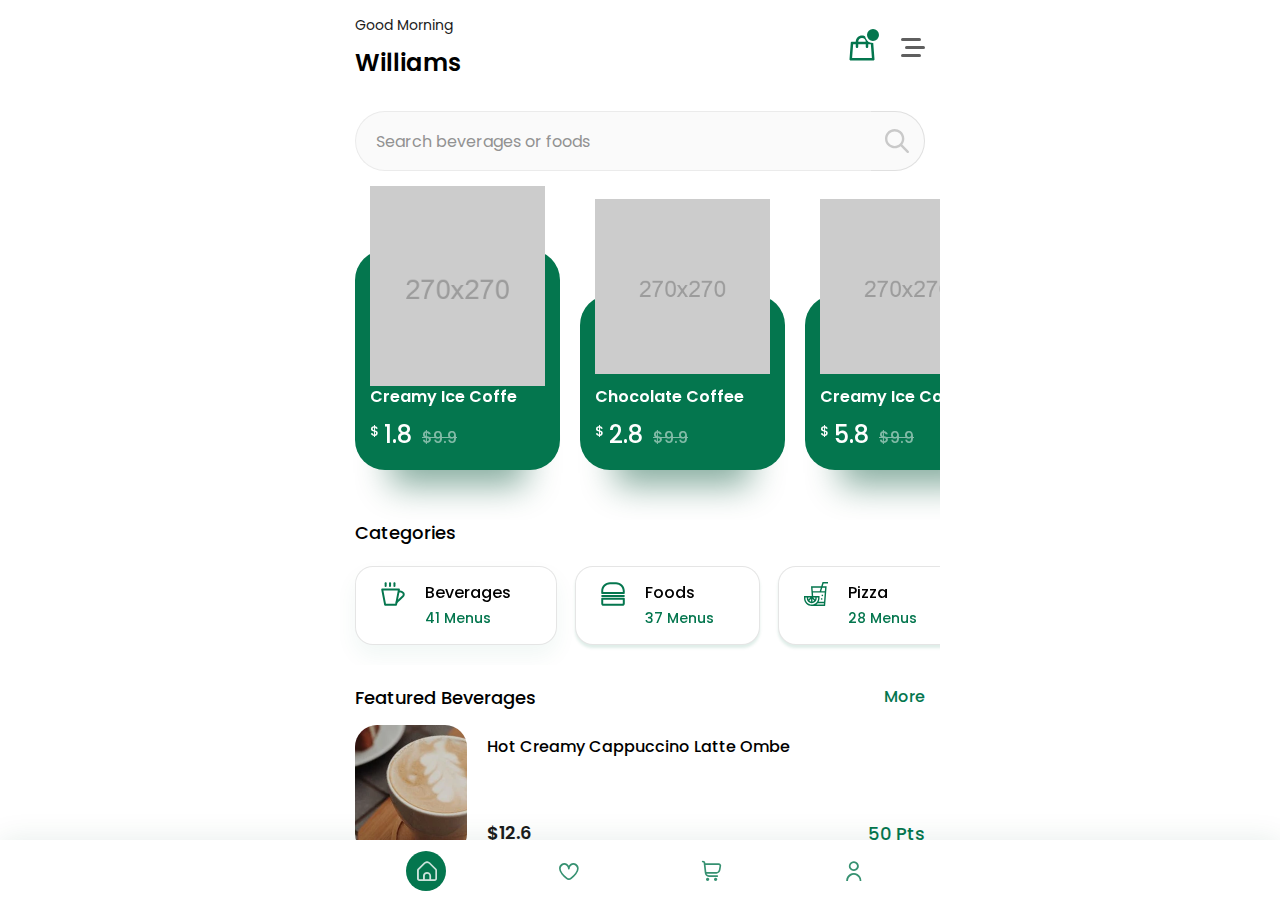
<file: index.html>
<!DOCTYPE html>
<html lang="en">
<head>

	<!-- Title -->
	<title>Ombe- Coffee Shop Mobile App Template (Bootstrap + PWA) | DexignZone</title>

	<!-- Meta -->
	<meta charset="utf-8">
	<meta http-equiv="X-UA-Compatible" content="IE=edge">
	<meta name="author" content="DexignZone">
	<meta name="robots" content="index, follow">

	<meta name="keywords" content="android, ios, mobile, mobile template, mobile app, ui kit, dark layout, app, delivery, ecommerce, material design, mobile, mobile web, order, phonegap, pwa, store, web app, Ombe, coffee app, coffee template, coffee shop, mobile UI, coffee design, app template, responsive design, coffee showcase, style app, trendy app, modern UI, technology, User-Friendly Interface, Coffee Shop App, PWA (Progressive Web App), Mobile Ordering, Coffee Experience, Digital Menu, Innovative Technology, App Development, Coffee Experience, cafe, bootatrap, Bootstrap Framework, UI/UX Design, Coffee Shop Technology, Online Presence, Coffee Shop Website, Cafe Template, Mobile App Design, Web Application, Digital Presence, Bootstrap, caffine">   

	<meta name="description" content="Discover the perfect blend of design and functionality with Ombe, a Coffee Shop Mobile App Template crafted with Bootstrap and enhanced with Progressive Web App (PWA) capabilities. Elevate your coffee shop's online presence with a seamless, responsive, and feature-rich template. Explore a modern design, user-friendly interface, and PWA technology for an immersive mobile experience. Brew success for your coffee shop effortlessly – Ombe is the ideal template to caffeinate your digital presence.">

	<meta property="og:title" content="Ombe- Coffee Shop Mobile App Template (Bootstrap + PWA) | DexignZone">
	<meta property="og:description" content="Discover the perfect blend of design and functionality with Ombe, a Coffee Shop Mobile App Template crafted with Bootstrap and enhanced with Progressive Web App (PWA) capabilities. Elevate your coffee shop's online presence with a seamless, responsive, and feature-rich template. Explore a modern design, user-friendly interface, and PWA technology for an immersive mobile experience. Brew success for your coffee shop effortlessly – Ombe is the ideal template to caffeinate your digital presence.">

	<meta property="og:image" content="https://ombe.dexignzone.com/xhtml/social-image.png">

	<meta name="format-detection" content="telephone=no">

	<meta name="twitter:title" content="Ombe- Coffee Shop Mobile App Template (Bootstrap + PWA) | DexignZone">
	<meta name="twitter:description" content="Discover the perfect blend of design and functionality with Ombe, a Coffee Shop Mobile App Template crafted with Bootstrap and enhanced with Progressive Web App (PWA) capabilities. Elevate your coffee shop's online presence with a seamless, responsive, and feature-rich template. Explore a modern design, user-friendly interface, and PWA technology for an immersive mobile experience. Brew success for your coffee shop effortlessly – Ombe is the ideal template to caffeinate your digital presence.">

	<meta name="twitter:image" content="https://ombe.dexignzone.com/xhtml/social-image.png">
	<meta name="twitter:card" content="summary_large_image">

	<!-- Mobile Specific -->
	<meta name="viewport" content="width=device-width, initial-scale=1, maximum-scale=1, minimum-scale=1, minimal-ui, viewport-fit=cover">

	<!-- Favicons Icon -->
	<link rel="shortcut icon" type="image/x-icon" href="assets/images/app-logo/favicon.png">
	
	<!-- PWA Version -->
	<link rel="manifest" href="manifest.json">
    
    <!-- Global CSS -->
	<link href="assets/vendor/bootstrap-select/dist/css/bootstrap-select.min.css" rel="stylesheet">
	<link rel="stylesheet" href="assets/vendor/bootstrap-touchspin/dist/jquery.bootstrap-touchspin.min.css">
	<link rel="stylesheet" href="assets/vendor/swiper/swiper-bundle.min.css">
    
	<!-- Stylesheets -->
    <link rel="stylesheet" type="text/css" href="assets/css/style.css">
	
    <!-- Google Fonts -->
	<link rel="preconnect" href="https://fonts.googleapis.com">
	<link rel="preconnect" href="https://fonts.gstatic.com" crossorigin>
	<link href="https://fonts.googleapis.com/css2?family=Poppins:wght@200;300;400;500;600;700;800;900&family=Raleway:wght@300;400;500&display=swap" rel="stylesheet">

</head>   
<body>
<div class="page-wrapper">
    
	<!-- Preloader -->
	<div id="preloader">
		<div class="loader">
			<div class="spinner-border text-primary" role="status">
				<span class="visually-hidden">Loading...</span>
			</div>
		</div>
	</div>
    <!-- Preloader end-->
	
	<!-- Sidebar -->
	<div class="sidebar dz-floting-sidebar">
		<div class="sidebar-header">
			<div class="app-logo">
				<img class="logo-dark" src="assets/images/app-logo/logo.png" alt="logo">
				<img class="logo-white d-none" src="assets/images/app-logo/logo-white.png" alt="logo">
			</div>
			<div class="title-bar mb-0">
				<h4 class="title font-w600">Main Menus</h4>
				<a href="javascript:void(0);" class="floating-close"><i class="feather icon-x"></i></a>
			</div>
		</div>
		<ul class="nav navbar-nav">	
			<li>
				<a class="nav-link active" href="index.html">
					<span class="dz-icon">
						<svg width="24" height="24" viewBox="0 0 24 24" fill="none" xmlns="http://www.w3.org/2000/svg">
							<path d="M3 8.40002V21C3 21.2652 3.10536 21.5196 3.29289 21.7071C3.48043 21.8947 3.73478 22 4 22H20C20.2652 22 20.5196 21.8947 20.7071 21.7071C20.8946 21.5196 21 21.2652 21 21V8.40002C21.0001 8.23638 20.96 8.07523 20.8833 7.93069C20.8066 7.78616 20.6956 7.66265 20.56 7.57102L12.56 2.17102C12.3946 2.05924 12.1996 1.99951 12 1.99951C11.8004 1.99951 11.6054 2.05924 11.44 2.17102L3.44 7.57102C3.30443 7.66265 3.19342 7.78616 3.11671 7.93069C3.03999 8.07523 2.99992 8.23638 3 8.40002V8.40002ZM14 20H10V14H14V20ZM5 8.93202L12 4.20702L19 8.93202V20H16V13C16 12.7348 15.8946 12.4804 15.7071 12.2929C15.5196 12.1054 15.2652 12 15 12H9C8.73478 12 8.48043 12.1054 8.29289 12.2929C8.10536 12.4804 8 12.7348 8 13V20H5V8.93202Z" fill="#BDBDBD"/>
						</svg>
					</span>
					<span>Home</span>
				</a>
			</li>
			<li>
				<a class="nav-link" href="my-order.html">
					<span class="dz-icon">
						<svg width="24" height="24" viewBox="0 0 24 24" fill="none" xmlns="http://www.w3.org/2000/svg">
							<path d="M21.733 21.68C21.8274 21.5791 21.8999 21.4598 21.9458 21.3295C21.9918 21.1992 22.0102 21.0608 22 20.923L21 7.923C20.9806 7.67135 20.8667 7.43636 20.6813 7.26517C20.4958 7.09397 20.2524 6.99925 20 7H17C17 5.67392 16.4733 4.40215 15.5356 3.46447C14.5979 2.52678 13.3261 2 12 2C10.674 2 9.40219 2.52678 8.46451 3.46447C7.52682 4.40215 7.00004 5.67392 7.00004 7H4.00004C3.74764 6.99925 3.50429 7.09397 3.31882 7.26517C3.13335 7.43636 3.01947 7.67135 3.00004 7.923L2.00004 20.923C1.98941 21.0607 2.0074 21.199 2.05287 21.3294C2.09834 21.4597 2.17031 21.5793 2.26425 21.6804C2.35819 21.7816 2.47206 21.8622 2.5987 21.9172C2.72533 21.9722 2.86198 22.0004 3.00004 22H21C21.1377 22 21.2738 21.9715 21.3999 21.9165C21.5261 21.8614 21.6395 21.7809 21.733 21.68V21.68ZM12 4C12.7957 4 13.5588 4.31607 14.1214 4.87868C14.684 5.44129 15 6.20435 15 7H9.00004C9.00004 6.20435 9.31611 5.44129 9.87872 4.87868C10.4413 4.31607 11.2044 4 12 4V4ZM4.08004 20L4.92604 9H7.00004V11C7.00004 11.2652 7.1054 11.5196 7.29293 11.7071C7.48047 11.8946 7.73482 12 8.00004 12C8.26526 12 8.51961 11.8946 8.70715 11.7071C8.89468 11.5196 9.00004 11.2652 9.00004 11V9H15V11C15 11.2652 15.1054 11.5196 15.2929 11.7071C15.4805 11.8946 15.7348 12 16 12C16.2653 12 16.5196 11.8946 16.7071 11.7071C16.8947 11.5196 17 11.2652 17 11V9H19.074L19.92 20H4.08004Z" fill="#BDBDBD"/>
						</svg>
					</span>
					<span>My Order</span>
				</a>
			</li>
			<li>
				<a class="nav-link" href="payment.html">
					<span class="dz-icon">
						<svg width="24" height="24" viewBox="0 0 24 24" fill="none" xmlns="http://www.w3.org/2000/svg">
							<path d="M18 1H6C5.20435 1 4.44129 1.31607 3.87868 1.87868C3.31607 2.44129 3 3.20435 3 4V22C3.00004 22.1978 3.05871 22.391 3.1686 22.5555C3.27848 22.7199 3.43465 22.848 3.61735 22.9237C3.80005 22.9993 4.00108 23.0192 4.19503 22.9806C4.38898 22.942 4.56715 22.8468 4.707 22.707L6.845 20.57L8.168 22.554C8.24932 22.678 8.35719 22.7823 8.48379 22.8594C8.61039 22.9365 8.75256 22.9846 8.9 23C9.04735 23.0156 9.19634 22.9979 9.33588 22.948C9.47542 22.8982 9.60193 22.8175 9.706 22.712L12 20.414L14.293 22.707C14.3977 22.8116 14.5242 22.8916 14.6635 22.9413C14.8029 22.9911 14.9515 23.0093 15.0987 22.9947C15.2459 22.98 15.388 22.9329 15.5149 22.8567C15.6417 22.7805 15.75 22.6771 15.832 22.554L17.155 20.57L19.293 22.707C19.4329 22.8468 19.611 22.942 19.805 22.9806C19.9989 23.0192 20.2 22.9993 20.3827 22.9237C20.5654 22.848 20.7215 22.7199 20.8314 22.5555C20.9413 22.391 21 22.1978 21 22V4C21 3.20435 20.6839 2.44129 20.1213 1.87868C19.5587 1.31607 18.7956 1 18 1V1ZM19 19.586L17.707 18.293C17.603 18.1874 17.4765 18.1066 17.337 18.0568C17.1974 18.0069 17.0484 17.9892 16.901 18.005C16.7539 18.0196 16.6119 18.0666 16.4851 18.1427C16.3584 18.2188 16.2501 18.322 16.168 18.445L14.845 20.43L12.707 18.293C12.5195 18.1055 12.2652 18.0002 12 18.0002C11.7348 18.0002 11.4805 18.1055 11.293 18.293L9.155 20.43L7.832 18.445C7.7499 18.322 7.64151 18.2187 7.51467 18.1425C7.38782 18.0664 7.24567 18.0194 7.09846 18.0049C6.95125 17.9903 6.80265 18.0086 6.66337 18.0585C6.52408 18.1083 6.39759 18.1884 6.293 18.293L5 19.586V4C5 3.73478 5.10536 3.48043 5.29289 3.29289C5.48043 3.10536 5.73478 3 6 3H18C18.2652 3 18.5196 3.10536 18.7071 3.29289C18.8946 3.48043 19 3.73478 19 4V19.586Z" fill="#BDBDBD"/>
							<path d="M12 10H8C7.73478 10 7.48043 10.1054 7.29289 10.2929C7.10536 10.4804 7 10.7348 7 11C7 11.2652 7.10536 11.5196 7.29289 11.7071C7.48043 11.8946 7.73478 12 8 12H12C12.2652 12 12.5196 11.8946 12.7071 11.7071C12.8946 11.5196 13 11.2652 13 11C13 10.7348 12.8946 10.4804 12.7071 10.2929C12.5196 10.1054 12.2652 10 12 10Z" fill="#BDBDBD"/>
							<path d="M12 14H8C7.73478 14 7.48043 14.1054 7.29289 14.2929C7.10536 14.4804 7 14.7348 7 15C7 15.2652 7.10536 15.5196 7.29289 15.7071C7.48043 15.8947 7.73478 16 8 16H12C12.2652 16 12.5196 15.8947 12.7071 15.7071C12.8946 15.5196 13 15.2652 13 15C13 14.7348 12.8946 14.4804 12.7071 14.2929C12.5196 14.1054 12.2652 14 12 14Z" fill="#BDBDBD"/>
							<path d="M16 10H15C14.7348 10 14.4804 10.1054 14.2929 10.2929C14.1054 10.4804 14 10.7348 14 11C14 11.2652 14.1054 11.5196 14.2929 11.7071C14.4804 11.8946 14.7348 12 15 12H16C16.2652 12 16.5196 11.8946 16.7071 11.7071C16.8946 11.5196 17 11.2652 17 11C17 10.7348 16.8946 10.4804 16.7071 10.2929C16.5196 10.1054 16.2652 10 16 10Z" fill="#BDBDBD"/>
							<path d="M16 14H15C14.7348 14 14.4804 14.1054 14.2929 14.2929C14.1054 14.4804 14 14.7348 14 15C14 15.2652 14.1054 15.5196 14.2929 15.7071C14.4804 15.8947 14.7348 16 15 16H16C16.2652 16 16.5196 15.8947 16.7071 15.7071C16.8946 15.5196 17 15.2652 17 15C17 14.7348 16.8946 14.4804 16.7071 14.2929C16.5196 14.1054 16.2652 14 16 14Z" fill="#BDBDBD"/>
							<path d="M16 5H8C7.73478 5 7.48043 5.10536 7.29289 5.29289C7.10536 5.48043 7 5.73478 7 6C7 6.26521 7.10536 6.51957 7.29289 6.7071C7.48043 6.89464 7.73478 7 8 7H16C16.2652 7 16.5196 6.89464 16.7071 6.7071C16.8946 6.51957 17 6.26521 17 6C17 5.73478 16.8946 5.48043 16.7071 5.29289C16.5196 5.10536 16.2652 5 16 5Z" fill="#BDBDBD"/>
						</svg>
					</span>
					<span>Transactions</span>
				</a>
			</li>
			<li>
				<a class="nav-link" href="pages.html">
					<span class="dz-icon">
						<i class="fi fi-rr-diamond"></i>
					</span>
					<span>Pages</span>
				</a>
			</li>
			<li>
				<a class="nav-link" href="components.html">
					<span class="dz-icon">
						<i class="fi fi-rr-apps-add"></i>
					</span>
					<span>Components</span>
				</a>
			</li>
			<li>
				<a class="nav-link" href="products.html">
					<span class="dz-icon">
						<i class="fi fi-rr-box-open-full"></i>
					</span>
					<span>Products</span>
				</a>
			</li>
			<li>
				<a class="nav-link" href="chat-list.html">
					<span class="dz-icon">
						<i class="feather icon-message-circle"></i>
					</span>
					<span>Chat List</span>
				</a>
			</li>
			<li>
				<a class="nav-link" href="profile.html">
					<span class="dz-icon">
						<svg width="24" height="24" viewBox="0 0 24 24" fill="none" xmlns="http://www.w3.org/2000/svg">
							<g clip-path="url(#clip0_329_300)">
							<path d="M15.7 11.7171C16.6839 10.9477 17.4031 9.89048 17.7575 8.69283C18.1118 7.49518 18.0836 6.21681 17.6767 5.03597C17.2698 3.85513 16.5046 2.8307 15.4877 2.10553C14.4708 1.38036 13.253 0.990601 12.004 0.990601C10.755 0.990601 9.53719 1.38036 8.52031 2.10553C7.50342 2.8307 6.73819 3.85513 6.33131 5.03597C5.92443 6.21681 5.89619 7.49518 6.25053 8.69283C6.60487 9.89048 7.32413 10.9477 8.308 11.7171C6.44917 12.4567 4.85467 13.7364 3.73027 15.3911C2.60587 17.0458 2.00318 18.9995 2 21.0001V22.0001C2 22.2653 2.10536 22.5196 2.29289 22.7072C2.48043 22.8947 2.73478 23.0001 3 23.0001H21C21.2652 23.0001 21.5196 22.8947 21.7071 22.7072C21.8946 22.5196 22 22.2653 22 22.0001V21.0001C21.9975 19.0004 21.3959 17.0474 20.273 15.3928C19.1501 13.7382 17.5573 12.4579 15.7 11.7171V11.7171ZM8 7.00007C8 6.20895 8.2346 5.43559 8.67412 4.77779C9.11365 4.12 9.73836 3.60731 10.4693 3.30456C11.2002 3.00181 12.0044 2.92259 12.7804 3.07693C13.5563 3.23128 14.269 3.61224 14.8284 4.17165C15.3878 4.73106 15.7688 5.44379 15.9231 6.21971C16.0775 6.99564 15.9983 7.7999 15.6955 8.53081C15.3928 9.26171 14.8801 9.88642 14.2223 10.3259C13.5645 10.7655 12.7911 11.0001 12 11.0001C10.9391 11.0001 9.92172 10.5786 9.17157 9.8285C8.42143 9.07835 8 8.06094 8 7.00007ZM4 21.0001C4 18.8783 4.84285 16.8435 6.34315 15.3432C7.84344 13.8429 9.87827 13.0001 12 13.0001C14.1217 13.0001 16.1566 13.8429 17.6569 15.3432C19.1571 16.8435 20 18.8783 20 21.0001H4Z" fill="#B0ACB3"/>
							</g>
							<defs>
							<clipPath id="clip0_329_300">
							<rect width="24" height="24" fill="white"/>
							</clipPath>
							</defs>
						</svg>
					</span>
					<span>Profile</span>
				</a>
			</li>
			<li>
				<a class="nav-link" href="onboarding.html">
					<span class="dz-icon">
						<svg width="24" height="24" viewBox="0 0 24 24" fill="none" xmlns="http://www.w3.org/2000/svg">
							<path d="M16.65 3.10008C16.5318 3.04157 16.4033 3.00692 16.2717 2.9981C16.1401 2.98928 16.0081 3.00646 15.8831 3.04866C15.7582 3.09087 15.6428 3.15727 15.5435 3.24407C15.4442 3.33088 15.363 3.43639 15.3045 3.55458C15.246 3.67277 15.2114 3.80132 15.2025 3.9329C15.1937 4.06448 15.2109 4.19652 15.2531 4.32146C15.2953 4.4464 15.3617 4.5618 15.4485 4.66108C15.5353 4.76036 15.6408 4.84157 15.759 4.90008C17.4682 5.74788 18.8405 7.14857 19.6532 8.87467C20.4659 10.6008 20.6712 12.5509 20.2358 14.4084C19.8004 16.2659 18.7499 17.9217 17.2548 19.1069C15.7597 20.292 13.9079 20.937 12 20.937C10.0922 20.937 8.24035 20.292 6.74526 19.1069C5.25018 17.9217 4.19964 16.2659 3.76424 14.4084C3.32885 12.5509 3.53417 10.6008 4.34687 8.87467C5.15956 7.14857 6.5319 5.74788 8.24102 4.90008C8.47972 4.78192 8.6617 4.57379 8.74694 4.32146C8.83217 4.06913 8.81368 3.79327 8.69553 3.55458C8.57737 3.31588 8.36924 3.1339 8.11691 3.04866C7.86458 2.96343 7.58872 2.98192 7.35002 3.10008C5.23724 4.14875 3.54096 5.88079 2.5366 8.01498C1.53223 10.1492 1.27875 12.5602 1.81731 14.8566C2.35587 17.153 3.65485 19.2 5.50334 20.6651C7.35184 22.1302 9.64131 22.9275 12 22.9275C14.3587 22.9275 16.6482 22.1302 18.4967 20.6651C20.3452 19.2 21.6442 17.153 22.1827 14.8566C22.7213 12.5602 22.4678 10.1492 21.4635 8.01498C20.4591 5.88079 18.7628 4.14875 16.65 3.10008V3.10008Z" fill="#FF8484"/>
							<path d="M12 13.0001C12.2652 13.0001 12.5196 12.8948 12.7071 12.7072C12.8947 12.5197 13 12.2654 13 12.0001V2.00012C13 1.73491 12.8947 1.48055 12.7071 1.29302C12.5196 1.10548 12.2652 1.00012 12 1.00012C11.7348 1.00012 11.4804 1.10548 11.2929 1.29302C11.1054 1.48055 11 1.73491 11 2.00012V12.0001C11 12.2654 11.1054 12.5197 11.2929 12.7072C11.4804 12.8948 11.7348 13.0001 12 13.0001Z" fill="#FF8484"/>
						</svg>
					</span>
					<span>Logout</span>
				</a>
			</li>
		</ul>
		<div class="sidebar-bottom">
			<div class="dz-mode">
				<div class="theme-btn">
					<i class="feather icon-sun sun"></i>
					<i class="feather icon-moon moon"></i>
				</div>
			</div>
			<div class="app-info">
				<h6 class="name">Ombe Coffee Shop</h6>
				<span class="ver-info">App Version 1.1</span>
			</div>
        </div>
    </div>
	<!-- Sidebar End -->

	<!-- Nav Floting Start -->
	<div class="dz-nav-floting">
		<!-- Header -->
		<header class="header py-2 mx-auto">
			<div class="header-content">
				<div class="left-content">
					<div class="info">
						<p class="text m-b10">Good Morning</p>
						<h3 class="title">Williams</h3>
					</div>
				</div>
				<div class="mid-content"></div>
				<div class="right-content d-flex align-items-center gap-4">
					<a href="notification.html" class="notification-badge font-20 badge-active">
						<svg width="30" height="30" viewBox="0 0 24 24" class="svg-primary" fill="none" xmlns="http://www.w3.org/2000/svg">
							<path d="M21.7329 21.68C21.8273 21.5791 21.8998 21.4597 21.9457 21.3295C21.9917 21.1992 22.0101 21.0608 21.9999 20.923L20.9999 7.92299C20.9805 7.67134 20.8666 7.43634 20.6811 7.26515C20.4957 7.09396 20.2523 6.99924 19.9999 6.99999H16.9999C16.9999 5.67391 16.4731 4.40214 15.5355 3.46446C14.5978 2.52677 13.326 1.99999 11.9999 1.99999C10.6738 1.99999 9.40207 2.52677 8.46438 3.46446C7.5267 4.40214 6.99992 5.67391 6.99992 6.99999H3.99992C3.74752 6.99924 3.50417 7.09396 3.3187 7.26515C3.13323 7.43634 3.01935 7.67134 2.99992 7.92299L1.99992 20.923C1.98929 21.0606 2.00727 21.199 2.05275 21.3294C2.09822 21.4597 2.17019 21.5792 2.26413 21.6804C2.35807 21.7816 2.47194 21.8622 2.59858 21.9172C2.72521 21.9722 2.86186 22.0004 2.99992 22H20.9999C21.1375 22 21.2737 21.9715 21.3998 21.9165C21.5259 21.8614 21.6393 21.7809 21.7329 21.68ZM11.9999 3.99999C12.7956 3.99999 13.5586 4.31606 14.1212 4.87867C14.6838 5.44128 14.9999 6.20434 14.9999 6.99999H8.99992C8.99992 6.20434 9.31599 5.44128 9.8786 4.87867C10.4412 4.31606 11.2043 3.99999 11.9999 3.99999ZM4.07992 20L4.92592 8.99999H6.99992V11C6.99992 11.2652 7.10527 11.5196 7.29281 11.7071C7.48035 11.8946 7.7347 12 7.99992 12C8.26513 12 8.51949 11.8946 8.70702 11.7071C8.89456 11.5196 8.99992 11.2652 8.99992 11V8.99999H14.9999V11C14.9999 11.2652 15.1053 11.5196 15.2928 11.7071C15.4803 11.8946 15.7347 12 15.9999 12C16.2651 12 16.5195 11.8946 16.707 11.7071C16.8946 11.5196 16.9999 11.2652 16.9999 11V8.99999H19.0739L19.9199 20H4.07992Z" fill="#04764E"></path>
						</svg>
					</a>
					<a href="javascript:void(0);" class="icon dz-floating-toggler">
						<svg width="24" height="24" viewBox="0 0 24 24" fill="none" xmlns="http://www.w3.org/2000/svg">
							<rect y="2" width="20" height="3" rx="1.5" fill="#5F5F5F"/>
							<rect y="18" width="20" height="3" rx="1.5" fill="#5F5F5F"/>
							<rect x="4" y="10" width="20" height="3" rx="1.5" fill="#5F5F5F"/>
						</svg>
					</a>
				</div>
			</div>
		</header>
		<!-- Header -->
		
		<!-- Main Content Start -->
		<main class="page-content bg-white p-b60">
			<div class="container">
				<!-- SearchBox -->
				<div class="search-box">
					<div class="input-group input-radius input-rounded input-lg">
						<input type="text" placeholder="Search beverages or foods" class="form-control">
						<span class="input-group-text">
							<svg width="24" height="24" viewBox="0 0 24 24" fill="none" xmlns="http://www.w3.org/2000/svg">
								<path d="M9.65925 19.3102C11.8044 19.3103 13.8882 18.5946 15.5806 17.2764L21.9653 23.6612C22.4423 24.1218 23.2023 24.1086 23.663 23.6316C24.1123 23.1664 24.1123 22.4288 23.663 21.9635L17.2782 15.5788C20.5491 11.3682 19.7874 5.30333 15.5769 2.03243C11.3663 -1.23848 5.30149 -0.476799 2.03058 3.73374C-1.24033 7.94428 -0.478646 14.0092 3.73189 17.2801C5.42702 18.5969 7.51269 19.3113 9.65925 19.3102ZM4.52915 4.5273C7.36245 1.69394 11.9561 1.69389 14.7895 4.5272C17.6229 7.3605 17.6229 11.9542 14.7896 14.7876C11.9563 17.6209 7.36261 17.621 4.52925 14.7877C4.5292 14.7876 4.5292 14.7876 4.52915 14.7876C1.69584 11.9749 1.67915 7.39794 4.49181 4.56464C4.50424 4.55216 4.51667 4.53973 4.52915 4.5273Z" fill="#C9C9C9"/>
							</svg>
						</span>
					</div>
				</div>
				<!-- SearchBox -->
				
				<!-- Overlay Card -->
				<div class="swiper overlay-swiper1">
					<div class="swiper-wrapper">
						<div class="swiper-slide">
							<div class="dz-card-overlay style-1">
								<div class="dz-media">
									<a href="product-detail.html">
										<img src="assets/images/featured/pic1.png" alt="image">
									</a>
								</div>
								<div class="dz-info">
									<h6 class="title"><a href="product-detail.html">Creamy Ice Coffe</a></h6>
									<ul class="dz-meta">
										<li class="dz-price"><sup>$</sup>1.8<del>$9.9</del></li>
									</ul>
								</div>
							</div>
						</div>
						<div class="swiper-slide">
							<div class="dz-card-overlay style-1">
								<div class="dz-media">
									<a href="product-detail.html">
										<img src="assets/images/featured/pic2.png" alt="image">
									</a>
								</div>
								<div class="dz-info">
									<h6 class="title"><a href="product-detail.html">Chocolate Coffee</a></h6>
									<ul class="dz-meta">
										<li class="dz-price"><sup>$</sup>2.8<del>$9.9</del></li>
									</ul>
								</div>
							</div>
						</div>
						<div class="swiper-slide">
							<div class="dz-card-overlay style-1">
								<div class="dz-media">
									<a href="product-detail.html">
										<img src="assets/images/featured/pic2.png" alt="image">
									</a>
								</div>
								<div class="dz-info">
									<h6 class="title"><a href="product-detail.html">Creamy Ice Coffe</a></h6>
									<ul class="dz-meta">
										<li class="dz-price"><sup>$</sup>5.8<del>$9.9</del></li>
									</ul>
								</div>
							</div>
						</div>
						<div class="swiper-slide">
							<div class="dz-card-overlay style-1">
								<div class="dz-media">
									<a href="product-detail.html">
										<img src="assets/images/featured/pic1.png" alt="image">
									</a>
								</div>
								<div class="dz-info">
									<h6 class="title"><a href="product-detail.html">Chocolate Coffee</a></h6>
									<ul class="dz-meta">
										<li class="dz-price"><sup>$</sup>5.8<del>$9.9</del></li>
									</ul>
								</div>
							</div>
						</div>
						<div class="swiper-slide">
							<div class="dz-card-overlay style-1">
								<div class="dz-media">
									<a href="product-detail.html">
										<img src="assets/images/featured/pic2.png" alt="image">
									</a>
								</div>
								<div class="dz-info">
									<h6 class="title"><a href="product-detail.html">Chocolate Coffee</a></h6>
									<ul class="dz-meta">
										<li class="dz-price"><sup>$</sup>5.8<del>$9.9</del></li>
									</ul>
								</div>
							</div>
						</div>
					</div>
				</div>
				<!-- Overlay Card -->
				
				<!-- Categories Swiper -->
				<div class="title-bar mb-0">
					<h5 class="title">Categories</h5>
				</div>
				<div class="swiper categories-swiper dz-swiper m-b20">
					<div class="swiper-wrapper">
						<div class="swiper-slide">
							<div class="dz-categories-bx">
								<div class="icon-bx">
									<a href="products.html">
										<svg enable-background="new 0 0 48 48" height="24" viewBox="0 0 48 48" width="24" xmlns="http://www.w3.org/2000/svg">
											<path d="m30.1 47.5h-21.8c-.9 0-1.7-.7-1.9-1.6l-5.9-30.5c-.1-.6 0-1.2.4-1.6.4-.5.9-.7 1.5-.7h33.5c.6 0 1.1.3 1.5.7s.5 1 .4 1.6l-5.8 30.5c-.2.9-1 1.6-1.9 1.6zm-20.2-3.9h18.6l5.1-26.6h-28.8z" fill="#fff"/>
											<path d="m31.3 42.3c-.5 0-1.1-.2-1.5-.7-.7-.8-.6-2.1.2-2.8 3.9-3.4 6.1-5.5 9-8.2 1-.9 2-1.9 3.2-3 1.8-1.7 1.4-3.4.9-4.2-.9-1.7-3.3-3.1-6.5-2.4-1.1.2-2.1-.4-2.3-1.5s.4-2.1 1.5-2.3c4.5-1 8.9.9 10.8 4.5 1.6 3 .9 6.4-1.8 8.9-1.2 1.1-2.2 2.1-3.2 3-2.8 2.6-5.2 4.9-9.1 8.3-.3.2-.7.4-1.2.4z" fill="#fff"/>
											<path d="m9.3 10.1c-1.1 0-2-.9-2-2v-5.6c0-1.1.9-2 2-2s2 .9 2 2v5.7c-.1 1-.9 1.9-2 1.9z" fill="#fff"/>
											<path d="m18.1 10.1c-1.1 0-2-.9-2-2v-5.6c0-1.1.9-2 2-2s2 .9 2 2v5.7c-.1 1-.9 1.9-2 1.9z" fill="#fff"/>
											<path d="m26.9 10.1c-1.1 0-2-.9-2-2v-5.6c0-1.1.9-2 2-2s2 .9 2 2v5.7c-.1 1-.9 1.9-2 1.9z" fill="#fff"/>
										</svg>
									</a>
								</div>
								<div class="dz-content">
									<h6 class="title"><a href="products.html">Beverages</a></h6>
									<span class="menus text-primary">41 Menus</span>
								</div>
							</div>
						</div>
						<div class="swiper-slide">
							<div class="dz-categories-bx">
								<div class="icon-bx">
									<a href="products.html">
										<svg enable-background="new 0 0 48 48" height="24" viewBox="0 0 48 48" width="24" xmlns="http://www.w3.org/2000/svg">
											<path d="m43 47.5h-38c-2.5 0-4.5-1.9-4.5-4.1v-9.8c0-1.1.9-2 2-2h43.1c1.1 0 2 .9 2 2v9.8c-.1 2.2-2.1 4.1-4.6 4.1zm-38.6-12v7.8s.2.2.6.2h38c.4 0 .6-.2.6-.3v-7.8h-39.2z" fill="#fff"></path>
											<path d="m45.5 23.8h-43c-1.1 0-2-.9-2-2v-3.8c0-9.6 7.9-17.5 17.5-17.5h12c9.7 0 17.5 7.9 17.5 17.5v3.8c0 1.1-.9 2-2 2zm-41.1-4h39.2v-1.8c0-7.5-6.1-13.6-13.6-13.6h-12c-7.5 0-13.6 6.1-13.6 13.6z" fill="#fff"></path>
											<path d="m45.5 30h-43c-1.1 0-2-.9-2-2s.9-2 2-2h43.1c1.1 0 2 .9 2 2s-1 2-2.1 2z" fill="#fff"></path>
										</svg>
									</a>
								</div>
								<div class="dz-content">
									<h6 class="title"><a href="products.html">Foods</a></h6>
									<span class="menus text-primary">37 Menus</span>
								</div>
							</div>
						</div>
						<div class="swiper-slide">
							<div class="dz-categories-bx">
								<div class="icon-bx">
									<a href="products.html">
										<svg xmlns="http://www.w3.org/2000/svg" width="24" height="24" x="0" y="0" viewBox="0 0 510 510" style="enable-background:new 0 0 512 512" xml:space="preserve">
											<path d="m510 30v-30h-116.079l-27.692 90h-217.427l16.154 210h-164.956v45c0 90.981 74.019 165 165 165h283.891l32.308-420h-83.581l18.462-60zm-153.002 90-23.077 75h-146.954l-5.769-75zm-167.723 105h251.449l-15 195h-113.776c11.537-22.515 18.052-48.011 18.052-75v-45h-134.956zm-93.278 149.373c-3.856-9.025-5.997-18.953-5.997-29.373v-15h42.975zm54.003-17.942v62.06c-13.795-2.811-26.215-9.432-36.136-18.696zm30 0 36.136 43.363c-9.921 9.265-22.34 15.886-36.136 18.696zm60-11.431c0 10.42-2.141 20.348-5.997 29.373l-36.978-44.373h42.975zm-210 0v-15h30v15c0 57.897 47.103 105 105 105s105-47.103 105-105v-15h30v15c0 74.439-60.561 135-135 135s-135-60.561-135-135zm229.758 135c12.102-8.52 23.015-18.617 32.429-30h131.23l-2.308 30zm189.044-360-5.77 75h-77.722l23.077-75z" fill="#ffffff" data-original="#000000"></path>
											<path d="m375 270h30v30h-30z" fill="#ffffff" data-original="#000000"></path>
											<path d="m360 345h30v30h-30z" fill="#ffffff" data-original="#000000"></path>
										</svg>
									</a>
								</div>
								<div class="dz-content">
									<h6 class="title"><a href="products.html">Pizza</a></h6>
									<span class="menus text-primary">28 Menus</span>
								</div>
							</div>
						</div>
						<div class="swiper-slide">
							<div class="dz-categories-bx">
								<div class="icon-bx">
									<a href="products.html">
										<svg xmlns="http://www.w3.org/2000/svg" width="24" height="24" x="0" y="0" viewBox="0 0 512 512" style="enable-background:new 0 0 512 512" xml:space="preserve">
											<path d="m433.609 152.564c1.742.696 2.484 2.064 2.77 2.818.286.753.642 2.268-.198 3.947l-16.12 35.271 27.396 12.512 15.796-34.587c4.245-8.679 4.712-18.809 1.276-27.847-3.472-9.132-10.666-16.45-19.736-20.078-2.257-.902-3.494-3.312-2.974-5.638l8.689-19.358-27.475-12.334-9.412 20.969-.239.717c-5.857 17.572 3.027 36.728 20.227 43.608z" fill="#ffffff" data-original="#000000"></path>
											<path d="m323.205 65.725c1.743.697 2.485 2.065 2.771 2.818s.642 2.268-.198 3.947l-16.121 35.272 27.396 12.512 15.796-34.585c4.245-8.679 4.713-18.81 1.277-27.849-3.473-9.133-10.666-16.45-19.736-20.077-2.258-.903-3.496-3.313-2.974-5.638l8.688-19.359-27.476-12.335-9.411 20.968-.239.716c-5.857 17.573 3.026 36.728 20.227 43.61z" fill="#ffffff" data-original="#000000"></path>
											<path d="m177.609 65.725c1.742.696 2.484 2.064 2.77 2.818.286.753.642 2.268-.198 3.947l-16.12 35.271 27.396 12.512 15.796-34.587c4.245-8.679 4.712-18.809 1.276-27.847-3.472-9.132-10.666-16.45-19.736-20.078-2.257-.902-3.494-3.312-2.974-5.638l8.689-19.358-27.476-12.334-9.411 20.969-.239.717c-5.857 17.572 3.027 36.728 20.227 43.608z" fill="#ffffff" data-original="#000000"></path>
											<path d="m67.205 147.042c1.743.697 2.485 2.065 2.771 2.818s.642 2.268-.198 3.947l-16.121 35.271 27.396 12.512 15.796-34.585c4.245-8.679 4.713-18.81 1.277-27.849-3.473-9.133-10.666-16.45-19.736-20.077-2.258-.903-3.496-3.313-2.974-5.638l8.688-19.359-27.476-12.334-9.411 20.968-.239.716c-5.857 17.574 3.026 36.729 20.227 43.61z" fill="#ffffff" data-original="#000000"></path>
											<path d="m481.376 421.216c-3.575-54.667-26.56-105.569-65.654-144.664-31.809-31.809-71.436-52.956-114.546-61.66v-19.558c0-24.91-20.266-45.176-45.176-45.176-24.911 0-45.176 20.266-45.176 45.176v19.558c-43.109 8.704-82.737 29.851-114.546 61.66-39.094 39.094-62.08 89.998-65.653 144.664h-30.625v90.353h512v-90.353zm-240.435-210.319v-15.563c0-8.303 6.754-15.059 15.059-15.059 8.303 0 15.059 6.755 15.059 15.059v15.563c-9.609-.687-19.674-.647-30.118 0zm41.502 31.406c90.595 12.288 161.706 86.776 168.748 178.914h-390.382c7.043-92.138 78.153-166.625 168.748-178.914 17.615-2.088 35.243-2.17 52.886 0zm199.439 239.149h-451.764v-30.118h451.765v30.118z" fill="#ffffff" data-original="#000000"></path>
										</svg>
									</a>
								</div>
								<div class="dz-content">
									<h6 class="title"><a href="products.html">Drink</a></h6>
									<span class="menus text-primary">12 Menus</span>
								</div>
							</div>
						</div>
						<div class="swiper-slide">
							<div class="dz-categories-bx">
								<div class="icon-bx">
									<a href="products.html">
										<svg xmlns="http://www.w3.org/2000/svg" width="24" height="24" x="0" y="0" viewBox="0 0 512 512" style="enable-background:new 0 0 512 512" xml:space="preserve">
											<path d="m433.609 152.564c1.742.696 2.484 2.064 2.77 2.818.286.753.642 2.268-.198 3.947l-16.12 35.271 27.396 12.512 15.796-34.587c4.245-8.679 4.712-18.809 1.276-27.847-3.472-9.132-10.666-16.45-19.736-20.078-2.257-.902-3.494-3.312-2.974-5.638l8.689-19.358-27.475-12.334-9.412 20.969-.239.717c-5.857 17.572 3.027 36.728 20.227 43.608z" fill="#ffffff" data-original="#000000"></path>
											<path d="m323.205 65.725c1.743.697 2.485 2.065 2.771 2.818s.642 2.268-.198 3.947l-16.121 35.272 27.396 12.512 15.796-34.585c4.245-8.679 4.713-18.81 1.277-27.849-3.473-9.133-10.666-16.45-19.736-20.077-2.258-.903-3.496-3.313-2.974-5.638l8.688-19.359-27.476-12.335-9.411 20.968-.239.716c-5.857 17.573 3.026 36.728 20.227 43.61z" fill="#ffffff" data-original="#000000"></path>
											<path d="m177.609 65.725c1.742.696 2.484 2.064 2.77 2.818.286.753.642 2.268-.198 3.947l-16.12 35.271 27.396 12.512 15.796-34.587c4.245-8.679 4.712-18.809 1.276-27.847-3.472-9.132-10.666-16.45-19.736-20.078-2.257-.902-3.494-3.312-2.974-5.638l8.689-19.358-27.476-12.334-9.411 20.969-.239.717c-5.857 17.572 3.027 36.728 20.227 43.608z" fill="#ffffff" data-original="#000000"></path>
											<path d="m67.205 147.042c1.743.697 2.485 2.065 2.771 2.818s.642 2.268-.198 3.947l-16.121 35.271 27.396 12.512 15.796-34.585c4.245-8.679 4.713-18.81 1.277-27.849-3.473-9.133-10.666-16.45-19.736-20.077-2.258-.903-3.496-3.313-2.974-5.638l8.688-19.359-27.476-12.334-9.411 20.968-.239.716c-5.857 17.574 3.026 36.729 20.227 43.61z" fill="#ffffff" data-original="#000000"></path>
											<path d="m481.376 421.216c-3.575-54.667-26.56-105.569-65.654-144.664-31.809-31.809-71.436-52.956-114.546-61.66v-19.558c0-24.91-20.266-45.176-45.176-45.176-24.911 0-45.176 20.266-45.176 45.176v19.558c-43.109 8.704-82.737 29.851-114.546 61.66-39.094 39.094-62.08 89.998-65.653 144.664h-30.625v90.353h512v-90.353zm-240.435-210.319v-15.563c0-8.303 6.754-15.059 15.059-15.059 8.303 0 15.059 6.755 15.059 15.059v15.563c-9.609-.687-19.674-.647-30.118 0zm41.502 31.406c90.595 12.288 161.706 86.776 168.748 178.914h-390.382c7.043-92.138 78.153-166.625 168.748-178.914 17.615-2.088 35.243-2.17 52.886 0zm199.439 239.149h-451.764v-30.118h451.765v30.118z" fill="#ffffff" data-original="#000000"></path>
										</svg>
									</a>
								</div>
								<div class="dz-content">
									<h6 class="title"><a href="products.html">Lunch</a></h6>
									<span class="menus text-primary">67 Menus</span>
								</div>
							</div>
						</div>
					</div>
				</div>
				<!-- Categories Swiper -->


				<!-- Featured Beverages -->
				<div class="title-bar">
					<h5 class="title">Featured Beverages</h5>
					<a href="products.html">More</a>
				</div>
				
				<ul class="featured-list">
					<li>
						<div class="dz-card list">
							<div class="dz-media">
								<a href="product-detail.html"><img src="assets/images/products/product1.jpg" alt=""></a>
								<div class="dz-rating"><i class="fa fa-star"></i> 3.8</div>
							</div>
							<div class="dz-content">
								<div class="dz-head">
									<h6 class="title"><a href="product-detail.html">Hot Creamy Cappuccino Latte Ombe</a></h6>
								</div>
								<ul class="dz-meta">
									<li class="dz-price flex-1">$12.6</li>
									<li class="dz-pts">50 Pts</li>
								</ul>
							</div>
						</div>
					</li>
					<li>
						<div class="dz-card list">
							<div class="dz-media">
								<a href="product-detail.html"><img src="assets/images/products/product2.jpg" alt=""></a>
								<div class="dz-rating"><i class="fa fa-star"></i> 3.8</div>
							</div>
							<div class="dz-content">
								<div class="dz-head">
									<h6 class="title"><a href="product-detail.html">Creamy Mocha Ome Coffee </a></h6>
								</div>
								<ul class="dz-meta">
									<li class="dz-price flex-1">$12.6</li>
									<li class="dz-pts">50 Pts</li>
								</ul>
							</div>
						</div>
					</li>
					<li>
						<div class="dz-card list">
							<div class="dz-media">
								<a href="product-detail.html"><img src="assets/images/products/product3.jpg" alt=""></a>
								<div class="dz-rating"><i class="fa fa-star"></i> 3.8</div>
							</div>
							<div class="dz-content">
								<div class="dz-head">
									<h6 class="title"><a href="product-detail.html">Arabica Latte Ombe Coffee </a></h6>
								</div>
								<ul class="dz-meta">
									<li class="dz-price flex-1">$12.6</li>
									<li class="dz-pts">50 Pts</li>
								</ul>
							</div>
						</div>
					</li>
					<li>
						<div class="dz-card list">
							<div class="dz-media">
								<a href="product-detail.html"><img src="assets/images/products/product4.jpg" alt=""></a>
								<div class="dz-rating"><i class="fa fa-star"></i> 3.8</div>
							</div>
							<div class="dz-content">
								<div class="dz-head">
									<h6 class="title"><a href="product-detail.html">Original Hot Coffee  </a></h6>
								</div>
								<ul class="dz-meta">
									<li class="dz-price flex-1">$12.6</li>
									<li class="dz-pts">50 Pts</li>
								</ul>
							</div>
						</div>
					</li>
				</ul>
				<!-- Featured Beverages -->
			</div>
		</main>
		<!-- Main Content End -->
		
		<!-- Menubar -->
		<div class="menubar-area footer-fixed">
			<div class="toolbar-inner menubar-nav">
				<a href="index.html" class="nav-link active">
					<i class="fi fi-rr-home"></i>
				</a>
				<a href="wishlist.html" class="nav-link">
					<i class="fi fi-rr-heart"></i>
				</a>
				<a href="cart.html" class="nav-link">
					<i class="fi fi-rr-shopping-cart"></i>
				</a>
				<a href="profile.html" class="nav-link">
					<i class="fi fi-rr-user"></i>
				</a>
			</div>
		</div>
		<!-- Menubar -->
	</div>
	<!-- Nav Floting End -->
	
	<!-- Modal -->
	<div class="modal fade dz-pwa-modal" id="pwaModal" tabindex="-1" aria-labelledby="pwaModalLabel" aria-hidden="true">
		<div class="modal-dialog modal-dialog-centered">
			<div class="modal-content">
				<a href="javascript:void(0);" class="btn-close" data-bs-dismiss="modal" aria-label="Close"><i class="feather icon-x"></i></a>
				<img class="logo dark" src="assets/images/app-logo/logo.png" alt="">
				<img class="logo light" src="assets/images/app-logo/logo-white.png" alt="">
				<h5 class="title">Ombe - Coffee Shop Mobile App Template</h5>
				<p class="pwa-text">Install "Ombe Coffee Shop Mobile App Template" to your home screen for easy access, just like any other app</p>
				<button type="button" class="btn pwa-btn">
					<svg width="24" height="24" viewBox="0 0 24 24" fill="none" xmlns="http://www.w3.org/2000/svg">
						<path d="M12 16.0001V13.0001M12 13.0001V10.0001M12 13.0001H9M12 13.0001H15M4 16.8002V11.4522C4 10.9179 4 10.6506 4.06497 10.4019C4.12255 10.1816 4.2173 9.97307 4.34521 9.78464C4.48955 9.57201 4.69064 9.39569 5.09277 9.04383L9.89436 4.84244C10.6398 4.19014 11.0126 3.86397 11.4324 3.73982C11.8026 3.63035 12.1972 3.63035 12.5674 3.73982C12.9875 3.86406 13.3608 4.19054 14.1074 4.84383L18.9074 9.04383C19.3096 9.39569 19.5102 9.57201 19.6546 9.78464C19.7825 9.97307 19.8775 10.1816 19.9351 10.4019C20 10.6505 20 10.9184 20 11.4522V16.8037C20 17.9216 20 18.4811 19.7822 18.9086C19.5905 19.2849 19.2842 19.5906 18.9079 19.7823C18.4805 20.0001 17.9215 20.0001 16.8036 20.0001H7.19691C6.07899 20.0001 5.5192 20.0001 5.0918 19.7823C4.71547 19.5906 4.40973 19.2849 4.21799 18.9086C4 18.4807 4 17.9203 4 16.8002Z" stroke="#03764D" stroke-width="2" stroke-linecap="round" stroke-linejoin="round"/>
					</svg>
					<span>Add to Home Screen</span>
				</button>
			</div>
		</div>
	</div>
	<!-- PWA End --> 
	
</div>  
<!--**********************************
    Scripts
***********************************-->
<script src="assets/js/jquery.js"></script>
<script src="assets/vendor/bootstrap/js/bootstrap.bundle.min.js"></script>
<script src="assets/vendor/swiper/swiper-bundle.min.js"></script>
<script src="assets/js/dz.carousel.js"></script>
<script src="assets/js/settings.js"></script>
<script src="assets/js/custom.js"></script>
<script src="index.js"></script>
</body>
</html>
</file>
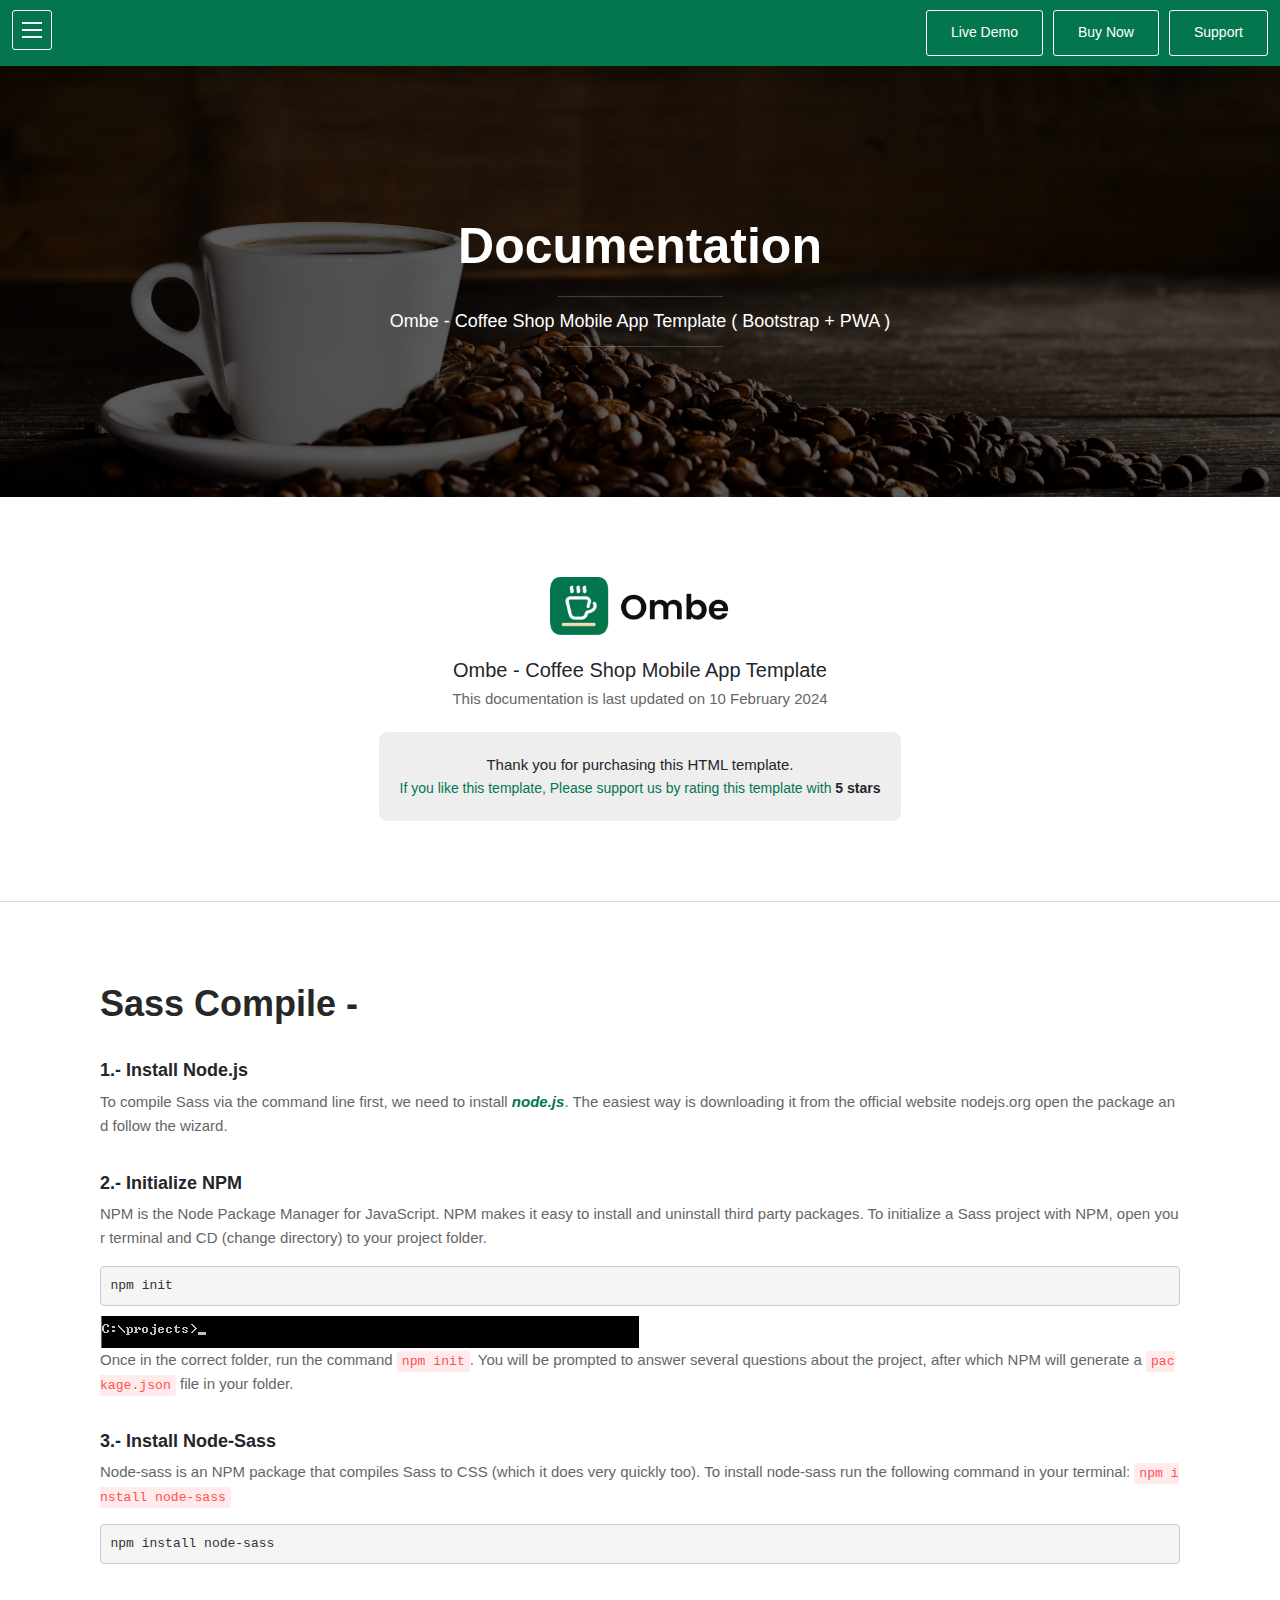
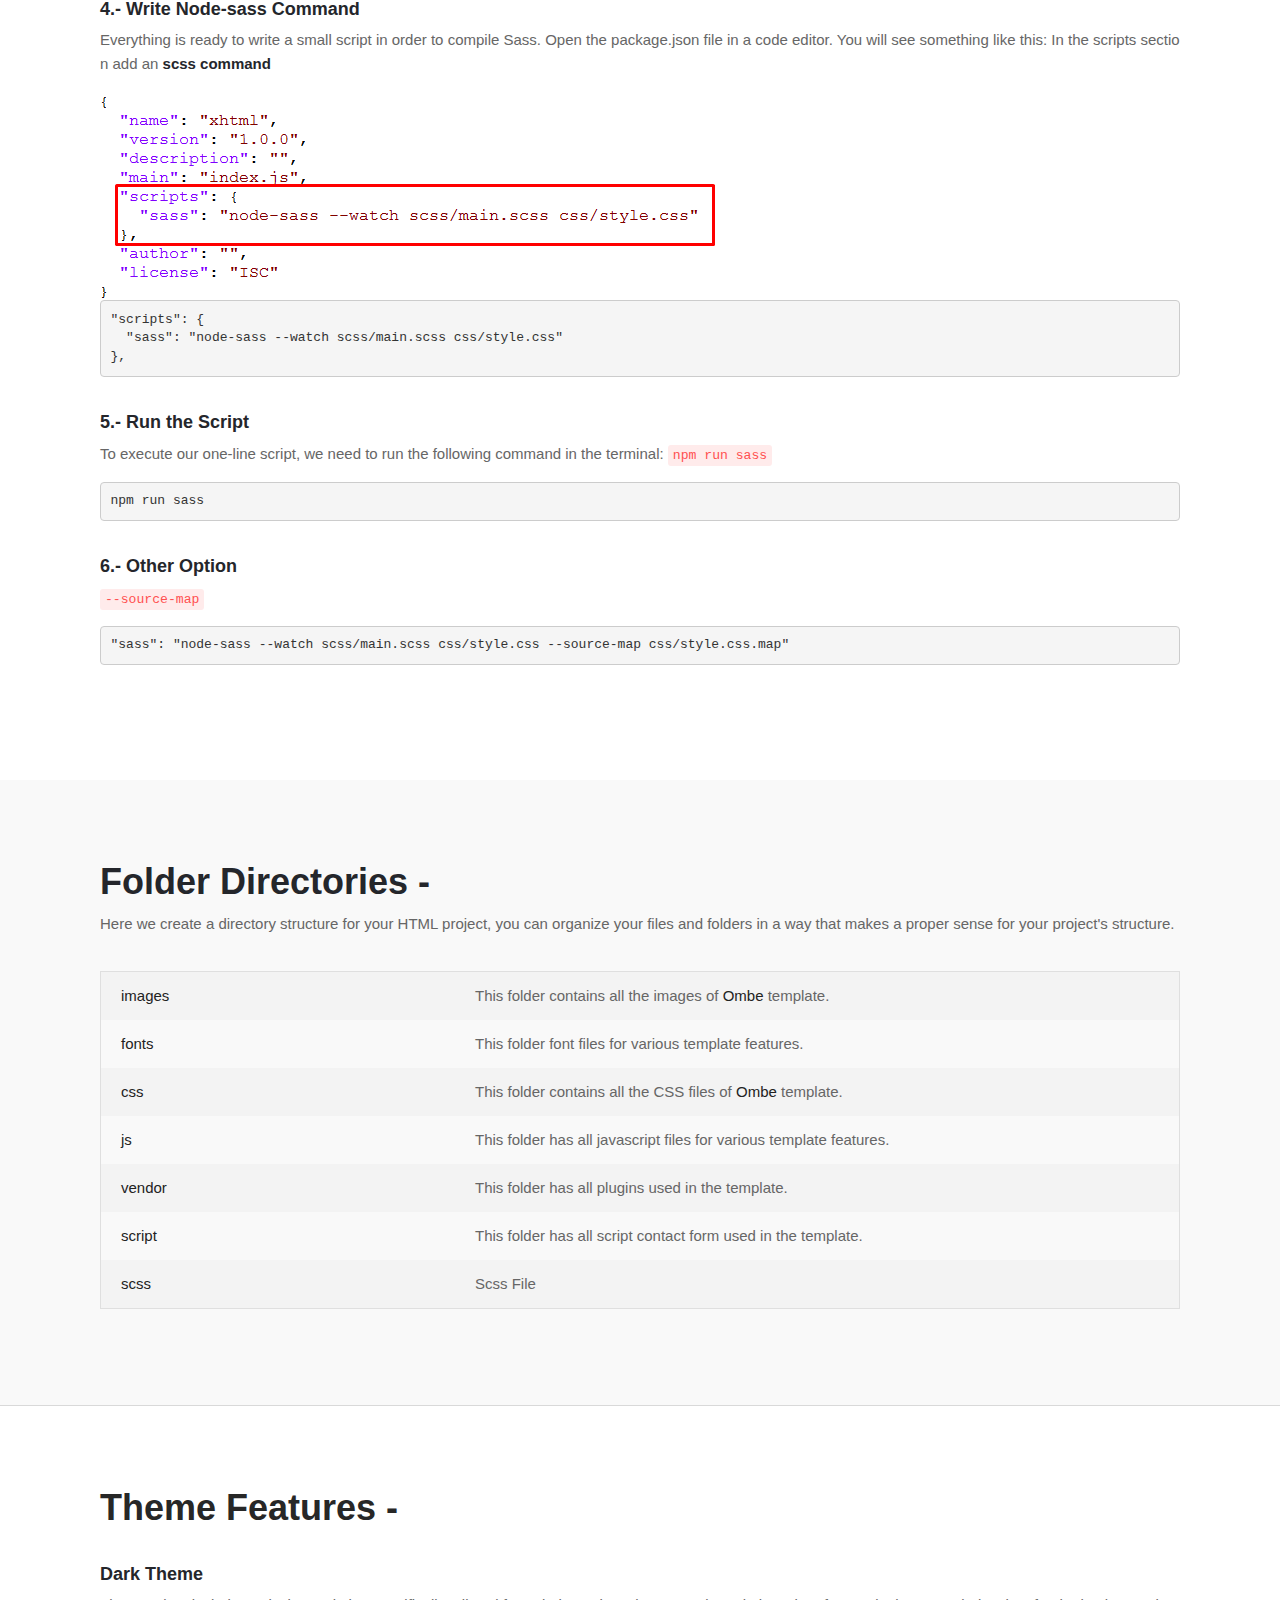
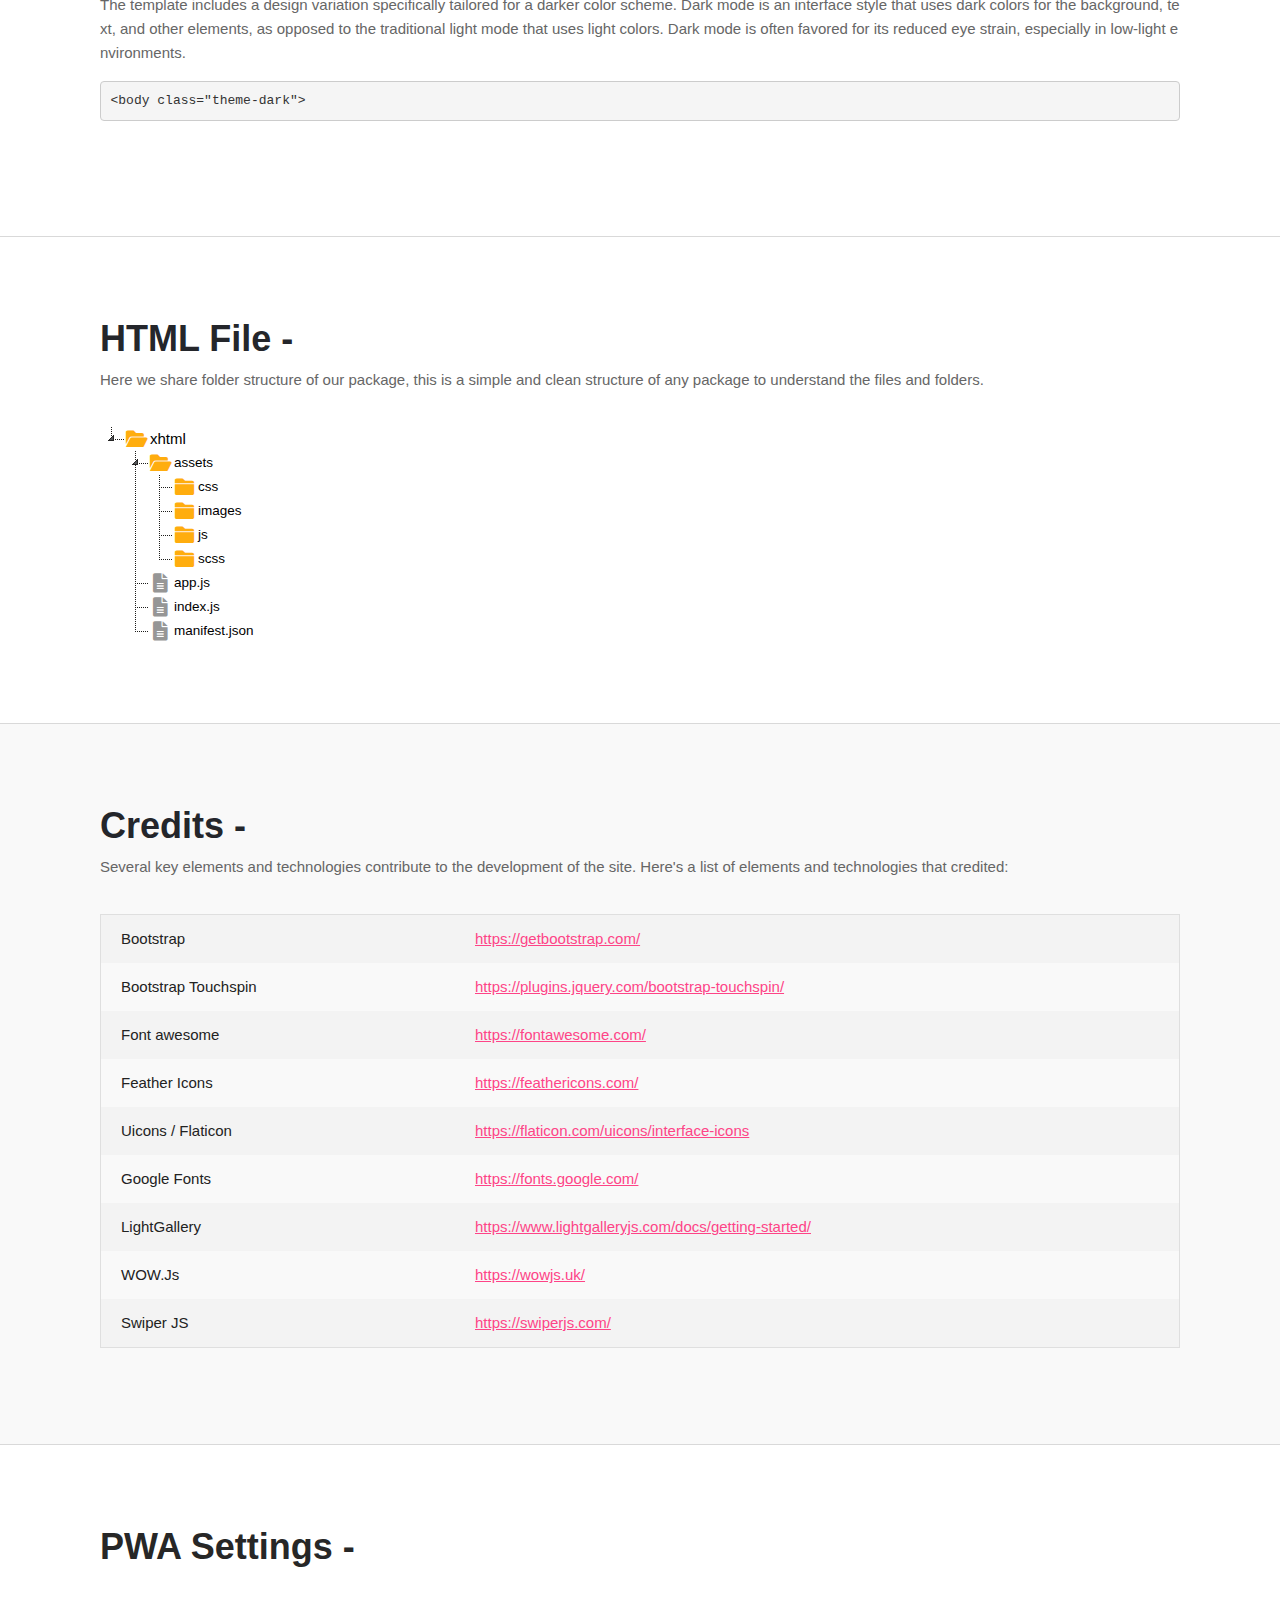
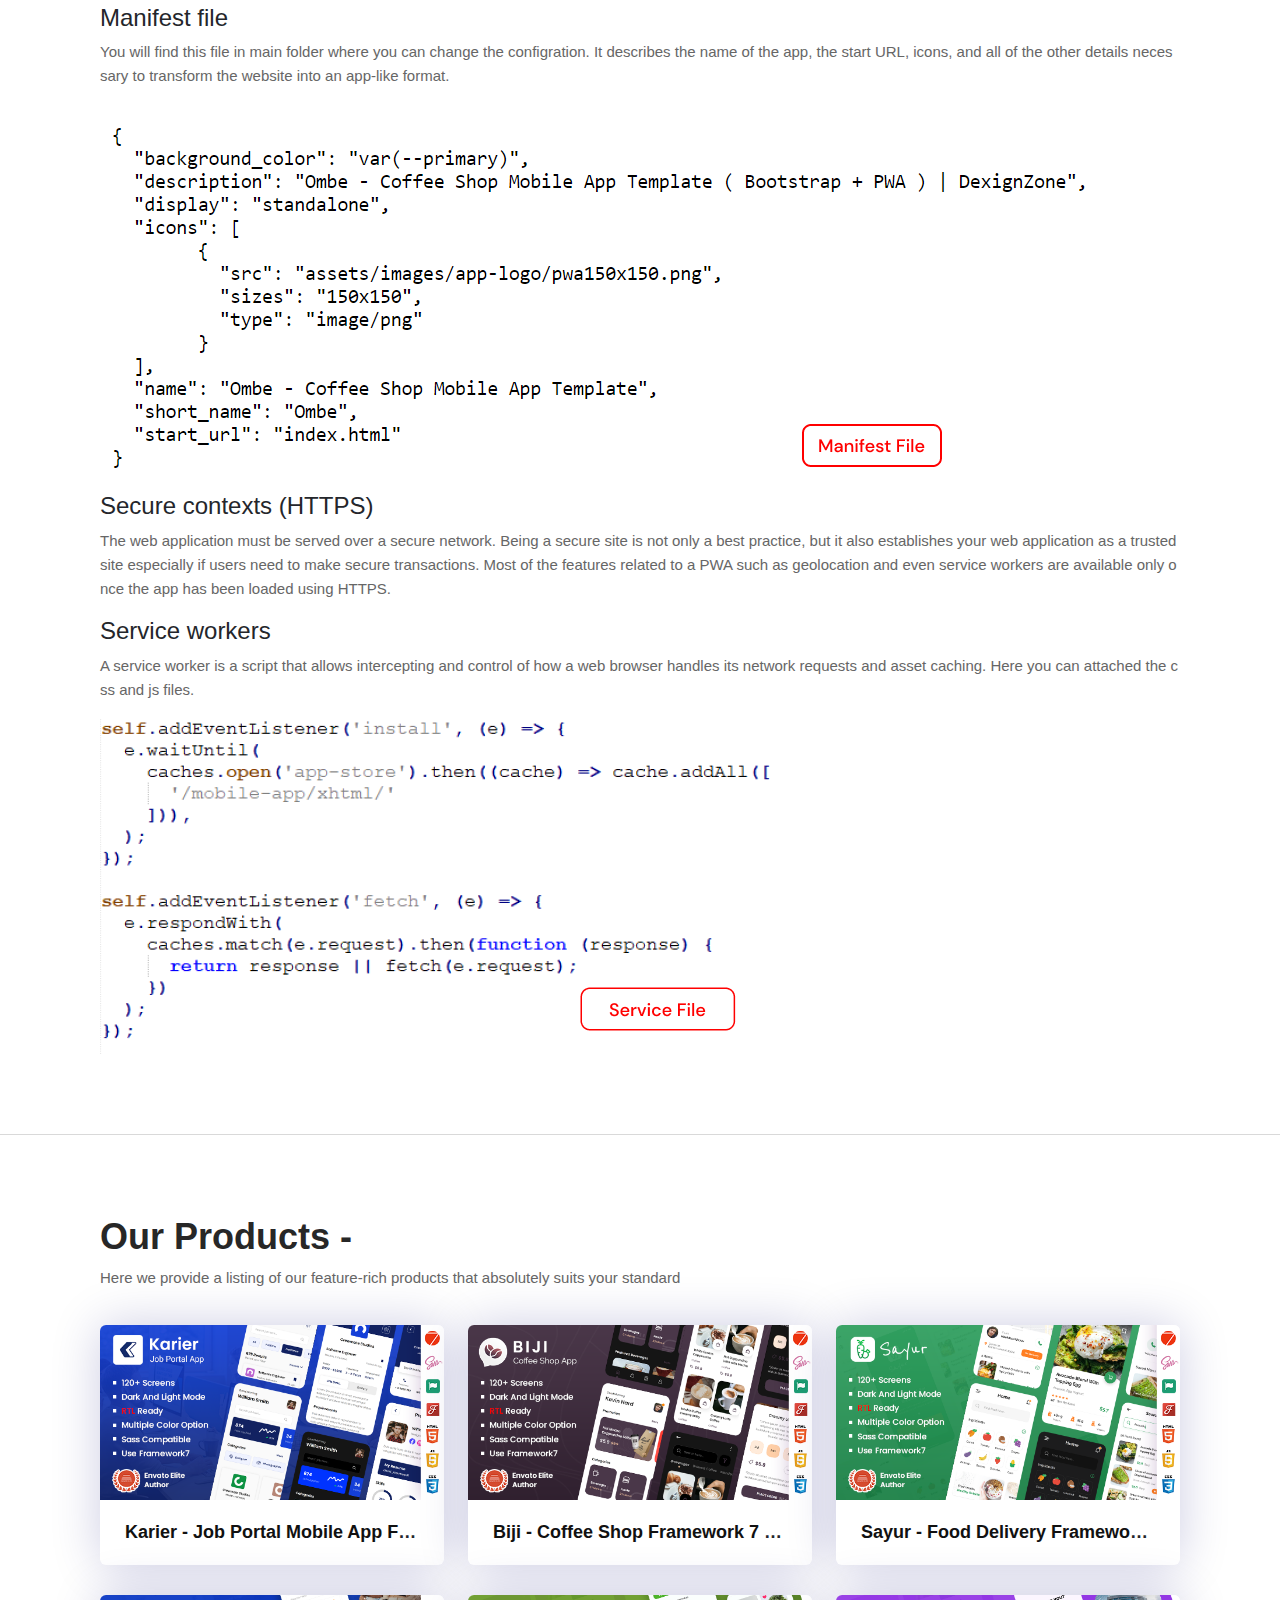
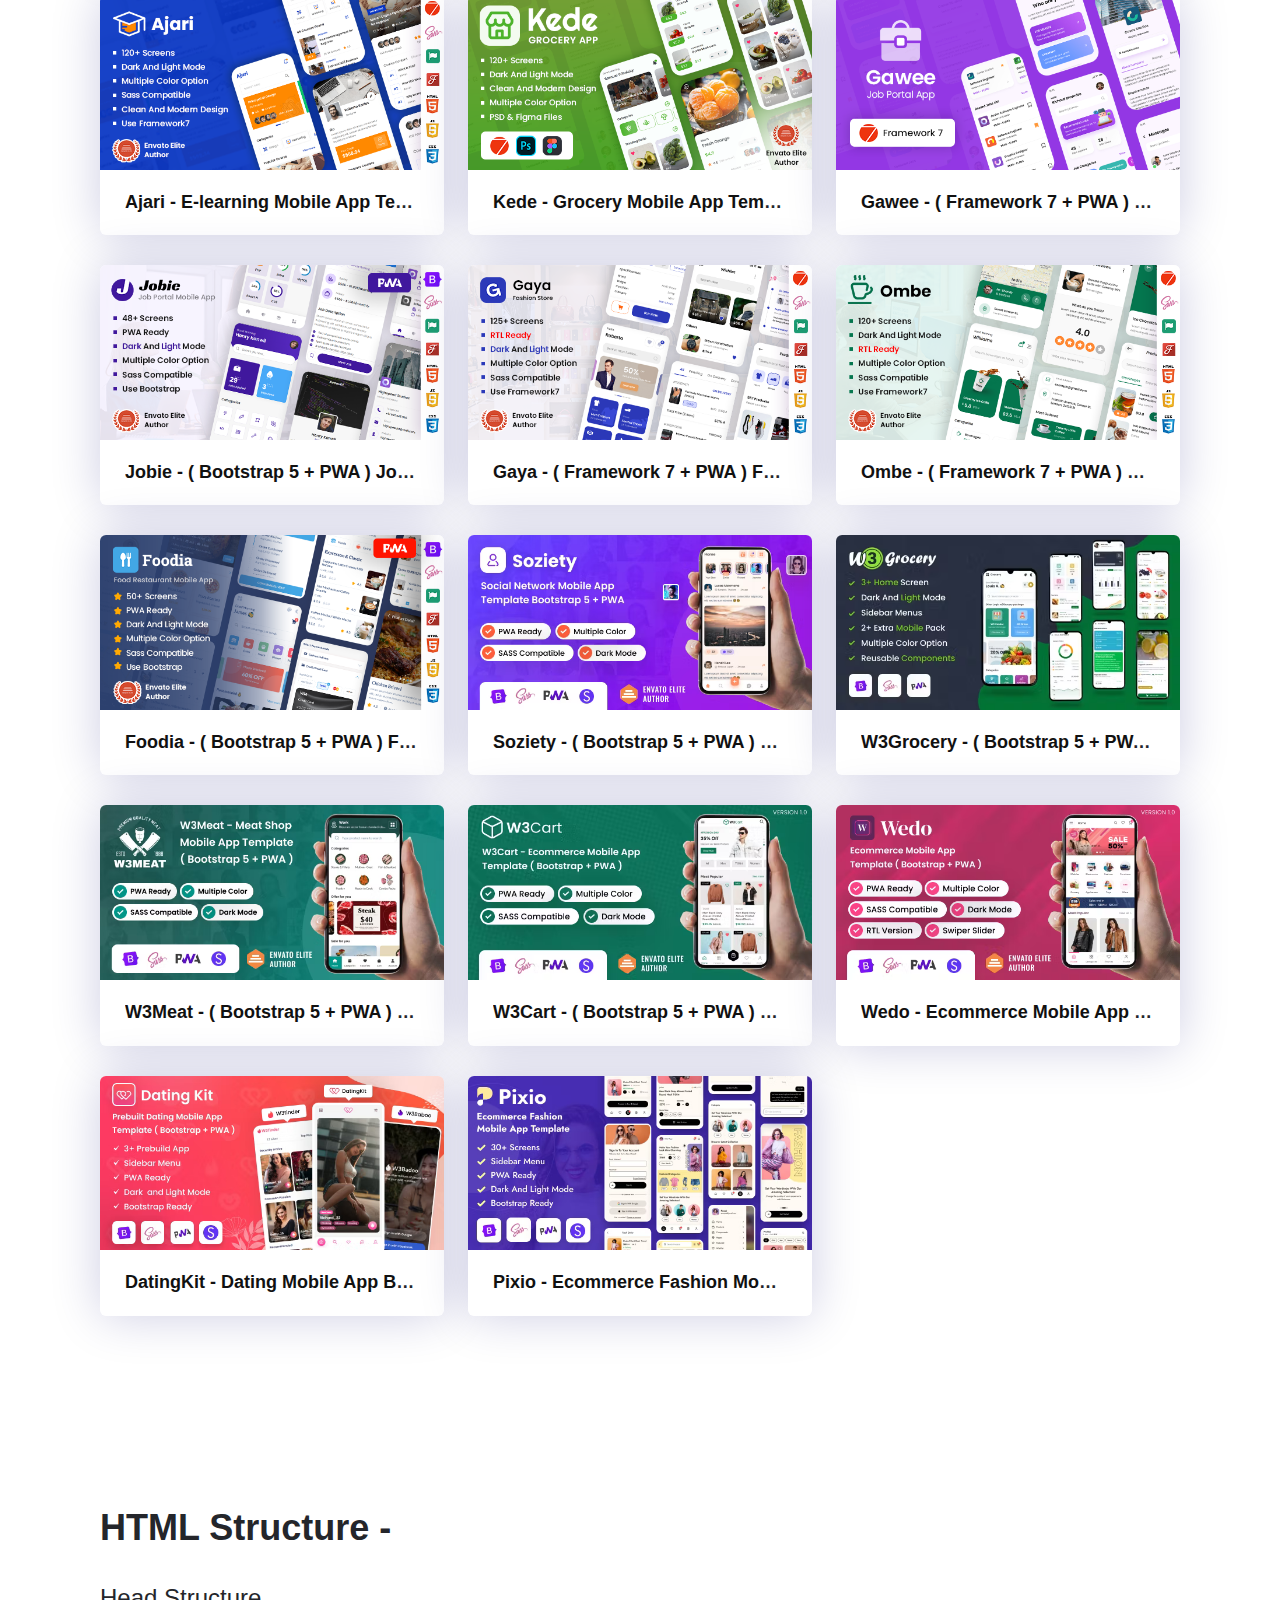
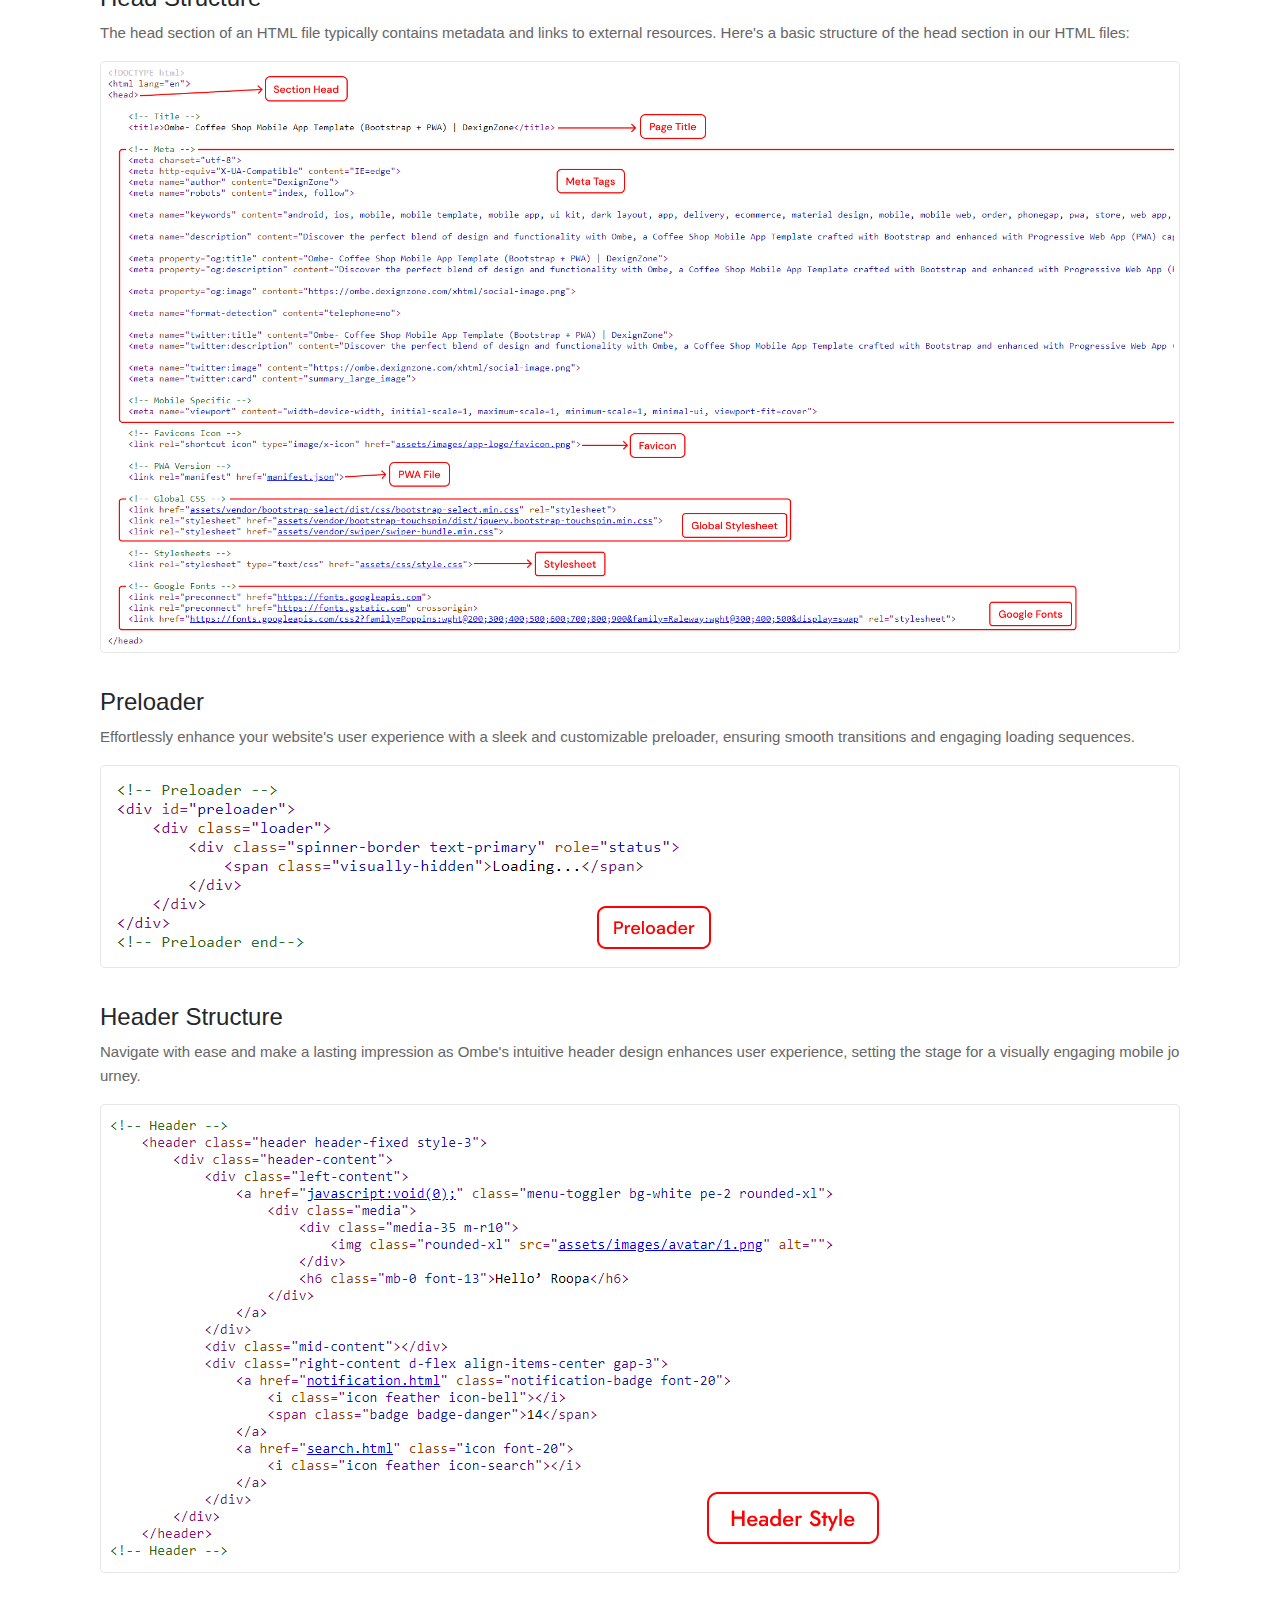
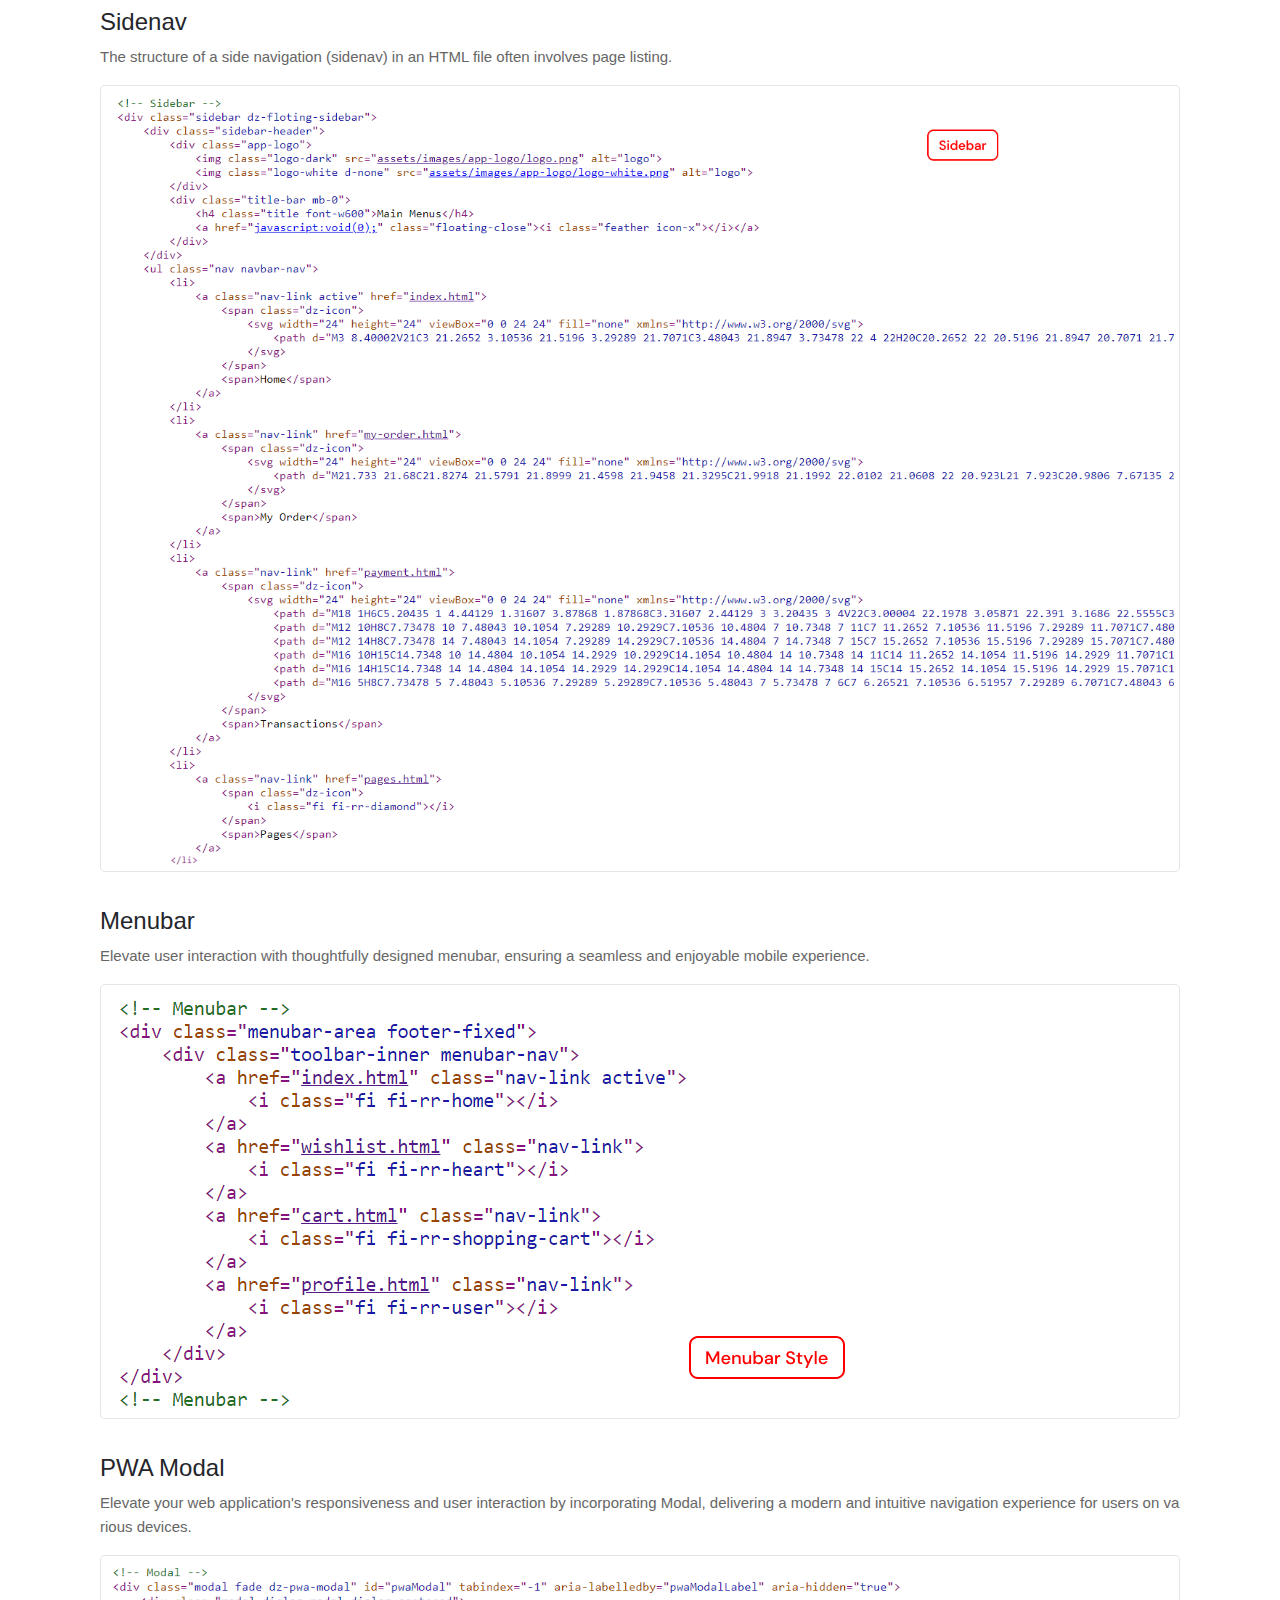
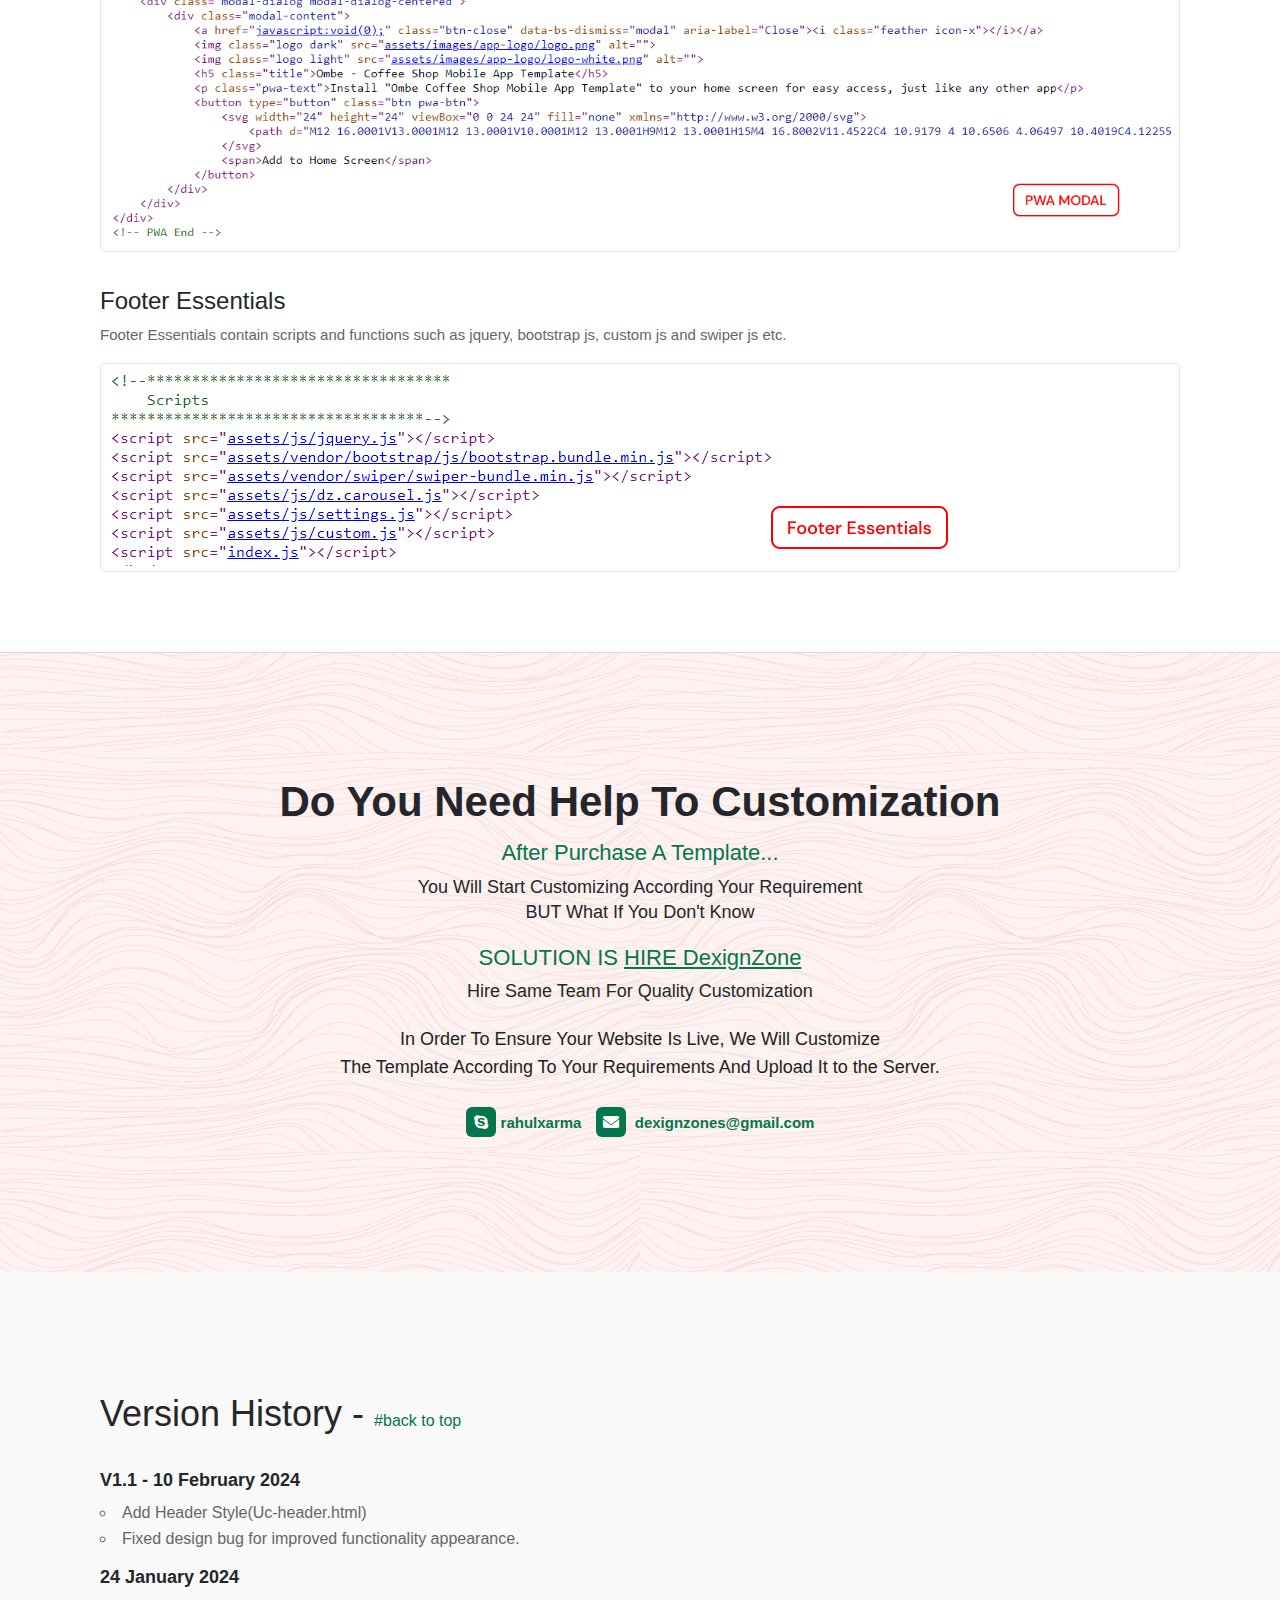
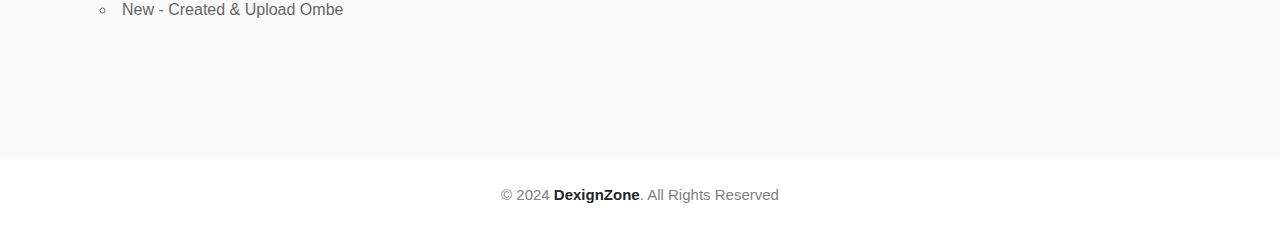
<file: Ombe-v1.1-03_February_2025/doc/doc/index.html>
<!DOCTYPE html>
<html lang="en">
<head>
	
	<!-- Title -->
	<title>Ombe - Coffee Shop Mobile App Template (Bootstrap + PWA) | DexignZone</title>

	<!-- Meta -->
	<meta charset="utf-8">
	<meta http-equiv="X-UA-Compatible" content="IE=edge">
	<meta name="author" content="DexignZone">
	<meta name="robots" content="index, follow">

	<meta name="keywords" content="android, ios, mobile, mobile template, mobile app, ui kit, dark layout, app, delivery, ecommerce, material design, mobile, mobile web, order, phonegap, pwa, store, web app, Ombe, coffee app, coffee template, coffee shop, mobile UI, coffee design, app template, responsive design, coffee showcase, style app, trendy app, modern UI, technology, User-Friendly Interface, Coffee Shop App, PWA (Progressive Web App), Mobile Ordering, Coffee Experience, Digital Menu, Innovative Technology, App Development, Coffee Experience, cafe, bootatrap, Bootstrap Framework, UI/UX Design, Coffee Shop Technology, Online Presence, Coffee Shop Website, Cafe Template, Mobile App Design, Web Application, Digital Presence, Bootstrap, caffine">   

	<meta name="description" content="Discover the perfect blend of design and functionality with Ombe, a Coffee Shop Mobile App Template crafted with Bootstrap and enhanced with Progressive Web App (PWA) capabilities. Elevate your coffee shop's online presence with a seamless, responsive, and feature-rich template. Explore a modern design, user-friendly interface, and PWA technology for an immersive mobile experience. Brew success for your coffee shop effortlessly – Ombe is the ideal template to caffeinate your digital presence.">

	<meta property="og:title" content="Ombe- Coffee Shop Mobile App Template (Bootstrap + PWA) | DexignZone">
	<meta property="og:description" content="Discover the perfect blend of design and functionality with Ombe, a Coffee Shop Mobile App Template crafted with Bootstrap and enhanced with Progressive Web App (PWA) capabilities. Elevate your coffee shop's online presence with a seamless, responsive, and feature-rich template. Explore a modern design, user-friendly interface, and PWA technology for an immersive mobile experience. Brew success for your coffee shop effortlessly – Ombe is the ideal template to caffeinate your digital presence.">

	<meta property="og:image" content="https://ombe.dexignzone.com/xhtml/social-image.png">

	<meta name="format-detection" content="telephone=no">

	<meta name="twitter:title" content="Ombe- Coffee Shop Mobile App Template (Bootstrap + PWA) | DexignZone">
	<meta name="twitter:description" content="Discover the perfect blend of design and functionality with Ombe, a Coffee Shop Mobile App Template crafted with Bootstrap and enhanced with Progressive Web App (PWA) capabilities. Elevate your coffee shop's online presence with a seamless, responsive, and feature-rich template. Explore a modern design, user-friendly interface, and PWA technology for an immersive mobile experience. Brew success for your coffee shop effortlessly – Ombe is the ideal template to caffeinate your digital presence.">

	<meta name="twitter:image" content="https://ombe.dexignzone.com/xhtml/social-image.png">
	<meta name="twitter:card" content="summary_large_image">

	<!-- Mobile Specific -->
	<meta name="viewport" content="width=device-width, initial-scale=1, maximum-scale=1, minimum-scale=1, minimal-ui, viewport-fit=cover">

	<!-- Favicons Icon -->
	<link rel="shortcut icon" type="image/x-icon" href="images/favicon.png">
    
	<!-- Bootstrap CSS CDN -->
	<link rel="stylesheet" href="plugins/bootstrap/bootstrap.min.css">
	<link rel="stylesheet" href="plugins/jstree/dist/themes/default/style.min.css">
	<link rel="stylesheet" href="plugins/perfect-scrollbar/css/perfect-scrollbar.css">
	<link rel="stylesheet" href="plugins/font-awesome/css/all.min.css">
	<link rel="stylesheet" href="css/style.css">
	
	<!-- Google Fonts -->
	<link rel="preconnect" href="https://fonts.googleapis.com">
	<link rel="preconnect" href="https://fonts.gstatic.com" crossorigin>
	<link href="https://fonts.googleapis.com/css2?family=Jost:wght@100;200;300;400;500;600;800;900&family=Roboto:wght@500;700&display=swap" rel="stylesheet">
	
</head>
<body data-bs-spy="scroll" data-bs-target=".nav-bar" data-bs-offset="50">
<div class="wrapper" id="tableofcontent">

	<!-- Sidebar Holder -->
	<nav id="nevbarleft">
		<div class="side-nav">
			<div class="sidebar-header">
				<img src="images/logo.png" alt="logo">
			</div>
			<div class="nav-bar deznav-scroll">
				<ul class="list-unstyled components navbar-nav nav" id="download-button">
					<li class="nav-item"><a class="nav-link" href="#introduction">Introduction</a></li>
					<li class="nav-item"><a class="nav-link" href="#sass-compile">Sass Compile</a></li>
					<li class="nav-item"><a class="nav-link" href="#theme_features">Theme Features</a></li>
					<li class="nav-item"><a class="nav-link" href="#html_file">HTML File</a></li>
					<li class="nav-item"><a class="nav-link" href="#credits_file">Credits</a></li>
					<li class="nav-item"><a class="nav-link" href="#pwa">PWA Settings</a></li>
					<li class="nav-item"><a class="nav-link" href="#our_product">Our Products</a></li>
					<li class="nav-item"><a class="nav-link" href="#html_structure">Basic HTML Structure</a></li>
					<li class="nav-item"><a class="nav-link" href="#custom_work">Custom Work Requirements </a></li>
					<li class="nav-item"><a class="nav-link" href="#version_history">Version History</a></li>
				</ul>
			</div>
			<div class="sidebar-bottom">
				<h6 class="name">Ombe - Coffee Shop Mobile App Template</h6>
				<span class="ver-info">Version 1.1</span>
			</div>
		</div>
		<button type="button" id="mobileCloseBtn" class="navbar-btn">
			<img src="images/close.png" alt="">
		</button>
	</nav>
	
	<!-- Page Content Holder -->
	<div id="content">
		
		<!-- Top Nav -->
		<header class="header">
			<nav class="navbar navbar-default top-nav-bar">
				<div class="container-fluid">
					<div class="navbar-header">
					   <button type="button" id="sidebarCollapse" class="navbar-btn">
							<span></span>
							<span></span>
							<span></span>
						</button>
					</div>
					<div class="extra-nav">
						<a target="_blank" href="https://support.w3itexperts.com" class="btn support-button">Support</a>
						<a href="https://1.envato.market/LXYdQ0" class="btn support-button">Buy Now</a>
						<a target="_blank" href="https://ombe.dexignzone.com" class="btn support-button">Live Demo</a>
					</div>
				</div>
			</nav>
		</header>
		
		<!-- Banner -->
		<section class="slide-banner overlay-black" style="background-image: url(images/slide.png);">
			<div class="container">
				<div class="inner-content">
					<h1 class="title">Documentation</h1>
					<div class="colored-line"></div>
					<div class="section-description">
						Ombe - Coffee Shop Mobile App Template ( Bootstrap + PWA )
					</div>
					<div class="colored-line"></div>
				</div>
			</div>
		</section>
				
		<!-- Introduction -->
		<section class="app-brief introduction-wrapper text-center" id="introduction">
			<div class="container center-align ">
				<img src="images/logo-dark.png" alt="logo">
				<h4 class="sub-title">Ombe - Coffee Shop Mobile App Template</h4>
				<p>This documentation is last updated on 10 February 2024</p>
				<div class="wishes-bx">
					<p>Thank you for purchasing this HTML template.</p>
					<p class="rating-text">If you like this template, Please support us by rating this template with <strong>5 stars</strong></p>
				</div>
			</div>
		</section>
		
		<hr>
		
		<!-- Sass Compile -->
		<section class="app-brief" id="sass-compile">
			<div class="container left-align">
				<div class="section-header">
					<h2 class="dark-text title">Sass Compile - </h2>
				</div>
				<div class="sass-compile">
					<div class="content-bx">
						<h5 class="title">1.- Install Node.js</h5>
						<p>To compile Sass via the command line first, we need to install <a href="https://nodejs.org/en/" target="_blank">node.js</a>. The easiest way is downloading it from the official website nodejs.org open the package and follow the wizard.</p>
					</div>
					
					<div class="content-bx">
						<h5 class="title">2.- Initialize NPM</h5>
						<p>NPM is the Node Package Manager for JavaScript. NPM makes it easy to install and uninstall third party packages. To initialize a Sass project with NPM, open your terminal and CD (change directory) to your project folder.</p>
<pre class="brush: javascript; h-100">
npm init
</pre>
<img src="images/cmd.png" alt="">
<p>Once in the correct folder, run the command <code>npm init</code>. You will be prompted to answer several questions about the project, after which NPM will generate a <code>package.json</code> file in your folder.</p>
					</div>

					<div class="content-bx">
						<h5 class="title">3.- Install Node-Sass</h5>
						<p>Node-sass is an NPM package that compiles Sass to CSS (which it does very quickly too). To install node-sass run the following command in your terminal:  <code>npm install node-sass</code></p>
<pre class="brush: javascript; h-100">
npm install node-sass
</pre>
					</div>
					
					<div class="content-bx">
						<h5 class="title">4.- Write Node-sass Command</h5>
						<p>Everything is ready to write a small script in order to compile Sass. Open the package.json file in a code editor. You will see something like this: In the scripts section add an <strong>scss command</strong></p>
						<img src="images/jsn.png" alt="">
<pre class="brush: javascript; h-100">
"scripts": {
  "sass": "node-sass --watch scss/main.scss css/style.css"
},
</pre>
					</div>
					
					<div class="content-bx">
						<h5 class="title">5.- Run the Script</h5>
						<p>To execute our one-line script, we need to run the following command in the terminal: <code>npm run sass</code></p>
<pre class="brush: javascript; h-100">
npm run sass
</pre>
					</div>
					
					<div class="content-bx">
						<h5 class="title">6.- Other Option</h5>
						<p><code>--source-map</code></p>
<pre class="brush: javascript; h-100">
"sass": "node-sass --watch scss/main.scss css/style.css --source-map css/style.css.map"
</pre>
					</div>

					
				</div>
			</div>
		</section>
				
		<!-- Folder Directories -->
		<section class="app-brief grey-bg" id="folder_directories">
			<div class="container left-align">
				<div class="section-header">
					<h2 class="title">Folder Directories - </h2>
					<p>Here we create a directory structure for your HTML project, you can organize your files and folders in a way that makes a proper sense for your project's structure. </p>
				</div>
				<div class="">
					<ul class="list-files">
						<li>
							<div class="row">
								<div class="col-sm-4">
									<p class="text-highlight">images</p>
								</div>
								<div class="col-sm-8">
									<p>This folder contains all the images of <span class="text-highlight">Ombe</span> template.</p>
								</div>
							</div>
						</li>
						<li>
							<div class="row">
								<div class="col-sm-4">
									<p class="text-highlight">fonts</p>
								</div>
								<div class="col-sm-8">
									<p>This folder font files for various template features.</p>
								</div>
							</div>
						</li>
						<li>
							<div class="row">
								<div class="col-sm-4">
									<p class="text-highlight">css</p>
								</div>
								<div class="col-sm-8">
									<p>This folder contains all the CSS files of <span class="text-highlight">Ombe</span> template.</p>
								</div>
							</div>
						</li>
						<li>
							<div class="row">
								<div class="col-sm-4">
									<p class="text-highlight">js</p>
								</div>
								<div class="col-sm-8">
									<p>This folder has all javascript files for various template features.</p>
								</div>
							</div>
						</li>
						<li>
							<div class="row">
								<div class="col-sm-4">
									<p class="text-highlight">vendor</p>
								</div>
								<div class="col-sm-8">
									<p>This folder has all plugins used in the template.</p>
								</div>
							</div>
						</li>
						<li>
							<div class="row">
								<div class="col-sm-4">
									<p class="text-highlight">script</p>
								</div>
								<div class="col-sm-8">
									<p>This folder has all script contact form used in the template.</p>
								</div>
							</div>
						</li>
						<li>
							<div class="row">
								<div class="col-sm-4">
									<p class="text-highlight">scss</p>
								</div>
								<div class="col-sm-8">
									<p>Scss File</p>
								</div>
							</div>
						</li>
					</ul>
				</div>
			</div>
		</section>
			
		<hr>	
			
		<!-- Theme Features -->
		<section class="app-brief" id="theme_features">
			<div class="container left-align">
				<div class="section-header">
					<h2 class="dark-text title">Theme Features - </h2>
				</div>
				<div class="theme-features">
					<div class="content-bx">
						<h5 class="title">Dark Theme</h5>
						<p>The template includes a design variation specifically tailored for a darker color scheme. Dark mode is an interface style that uses dark colors for the background, text, and other elements, as opposed to the traditional light mode that uses light colors. Dark mode is often favored for its reduced eye strain, especially in low-light environments.</p>
<pre class="brush: javascript; h-100">
&lt;body class="theme-dark"&gt;
</pre>
					</div>
				</div>
			</div>
		</section>	
		
		<hr>
		
		<!-- Folder Directories -->
		<section class="app-brief" id="html_file">
			<div class="container left-align">
				<div class="section-header ">
					<h2 class="title">HTML File - </h2>
					<p>Here we share folder structure of our package, this is a simple and clean structure of any package to understand the files and folders.</p>
				</div>
				<div id="dz_tree" class="tree-demo">
					<ul>
						<li data-jstree='{ "opened" : true }'>xhtml
							<ul>
                                <li data-jstree='{ "opened" : true }'>assets
                                    <ul>
                                        <li data-jstree='{ "selected" : false }'>css</li>
                                        <li data-jstree='{ "selected" : false }'>images</li>
                                        <li data-jstree='{ "selected" : false }'>js</li>
                                        <li data-jstree='{ "selected" : false }'>scss</li>
                                    </ul>    
                                </li>
                                <li data-jstree='{ "type" : "file" }'>app.js</li>
								<li data-jstree='{ "type" : "file" }'>index.js</li>
                                <li data-jstree='{ "type" : "file" }'>manifest.json</li>
							</ul>
						</li>
					</ul>
				</div>
			</div>
		</section>
		
		<hr>

		<!-- Credits -->
		<section class="app-brief grey-bg" id="credits_file">
			<div class="container left-align">
				<div class="section-header">
					<h2 class="title">Credits - </h2>
					<p>Several key elements and technologies contribute to the development of the site. Here's a list of elements and technologies that credited:</p>
				</div>
				<div class="">
					<ul class="list-files">
						<li>
							<div class="row">
								<div class="col-sm-4">
									<p class="text-highlight">Bootstrap</p>
								</div>
								<div class="col-sm-8">
									<p><a class="btn-link" target="_blank" href="https://getbootstrap.com/">https://getbootstrap.com/</a></p>
								</div>
							</div>
						</li>
						<li>
							<div class="row">
								<div class="col-sm-4">
									<p class="text-highlight">Bootstrap Touchspin</p>
								</div>
								<div class="col-sm-8">
									<p><a class="btn-link" target="_blank" href="https://plugins.jquery.com/bootstrap-touchspin/">https://plugins.jquery.com/bootstrap-touchspin/</a></p>
								</div>
							</div>
						</li>
						<li>
							<div class="row">
								<div class="col-sm-4">
									<p class="text-highlight">Font awesome</p>
								</div>
								<div class="col-sm-8">
									<p><a class="btn-link" target="_blank" href="https://fontawesome.com/">https://fontawesome.com/</a></p>
								</div>
							</div>
						</li>
						<li>
							<div class="row">
								<div class="col-sm-4">
									<p class="text-highlight">Feather Icons</p>
								</div>
								<div class="col-sm-8">
									<p><a class="btn-link" target="_blank" href="https://feathericons.com/">https://feathericons.com/</a></p>
								</div>
							</div>
						</li>
						<li>
							<div class="row">
								<div class="col-sm-4">
									<p class="text-highlight">Uicons / Flaticon</p>
								</div>
								<div class="col-sm-8">
									<p><a class="btn-link" target="_blank" href="https://flaticon.com/uicons/interface-icons">https://flaticon.com/uicons/interface-icons</a></p>
								</div>
							</div>
						</li>
						<li>
							<div class="row">
								<div class="col-sm-4">
									<p class="text-highlight">Google Fonts</p>
								</div>
								<div class="col-sm-8">
									<p><a class="btn-link" target="_blank" href="https://fonts.google.com/">https://fonts.google.com/</a></p>
								</div>
							</div>
						</li>
						<li>
							<div class="row">
								<div class="col-sm-4">
									<p class="text-highlight">LightGallery</p>
								</div>
								<div class="col-sm-8">
									<p><a class="btn-link" target="_blank" href="https://www.lightgalleryjs.com/docs/getting-started/">https://www.lightgalleryjs.com/docs/getting-started/</a></p>
								</div>
							</div>
						</li>
						<li>
							<div class="row">
								<div class="col-sm-4">
									<p class="text-highlight">WOW.Js</p>
								</div>
								<div class="col-sm-8">
									<p><a class="btn-link" target="_blank" href="https://wowjs.uk/">https://wowjs.uk/</a></p>
								</div>
							</div>
						</li>
						<li>
							<div class="row">
								<div class="col-sm-4">
									<p class="text-highlight">Swiper JS</p>
								</div>
								<div class="col-sm-8">
									<p><a class="btn-link" target="_blank" href="https://swiperjs.com/">https://swiperjs.com/</a></p>
								</div>
							</div>
						</li>
					</ul>
				</div>
			</div>
		</section>
		
		<hr>
		
		<!-- PWA Setting -->
		<section class="app-brief" id="pwa">
            <div class="container left-align">
				<div class="section-header">
					<h2 class="dark-text title">PWA Settings - </h2>
				</div>
                
				<h3>Manifest file</h3>
                <p>You will find this file in main folder where you can change the configration. It describes the name of the app, the start URL, icons, and all of the other details necessary to transform the website into an app-like format.</p>
                <img src="images/screenshot/manifest.png" alt="Head Section"/>
				
				<h3>Secure contexts (HTTPS)</h3>
				<p>
                    The web application must be served over a secure network. Being a secure site is not only a best practice, but it also establishes your web application as a trusted site especially if users need to make secure transactions. Most of the features related to a PWA such as geolocation and even service workers are available only once the app has been loaded using HTTPS.
                </p>
				
                <div class="separator"></div>
				
                <h3>Service workers</h3>
                <p>A service worker is a script that allows intercepting and control of how a web browser handles its network requests and asset caching. Here you can attached the css and js files.</p>
				<img src="images/screenshot/service.png" alt="Footer Script"/>
			</div>
        </section>
		
		<hr>
		
		<!-- Our Products -->
		<section class="app-brief" id="our_product">
			<div class="container left-align">
				<div class="section-header">
					<h2 class="dark-text title">Our Products - </h2>
					<p>Here we provide a listing of our feature-rich products that absolutely suits your standard</p>
				</div>
				<div class="row other-theme">
					<div class="col-md-4 col-sm-6 m-b30">
						<div class="product-port-bx">
							<a target="_blank" href="https://1.envato.market/kjQrvn">
								<img src="images/product/karier.png" alt=""/>
							</a>
							<div class="product-info">
								<h4 class="title">
									<a target="_blank" href="https://1.envato.market/kjQrvn">
										Karier - Job Portal Mobile App Framework7 PWA Template
									</a>
								</h4>
							</div>
						</div>
					</div>
					<div class="col-md-4 col-sm-6 m-b30">
						<div class="product-port-bx">
							<a target="_blank" href="https://1.envato.market/e4ge6r">
								<img src="images/product/biji.png" alt=""/>
							</a>
							<div class="product-info">
								<h4 class="title">
									<a target="_blank" href="https://1.envato.market/e4ge6r">
										Biji - Coffee Shop Framework 7 Mobile App
									</a>
								</h4>
							</div>
						</div>
					</div>
					<div class="col-md-4 col-sm-6 m-b30">
						<div class="product-port-bx">
							<a target="_blank" href="https://1.envato.market/do3Mdj">
								<img src="images/product/sayur.png" alt=""/>
							</a>
							<div class="product-info">
								<h4 class="title">
									<a target="_blank" href="https://1.envato.market/do3Mdj">
										Sayur - Food Delivery Framework 7 Mobile App
									</a>
								</h4>
							</div>
						</div>
					</div>
					<div class="col-md-4 col-sm-6 m-b30">
						<div class="product-port-bx">
							<a target="_blank" href="https://1.envato.market/GjoMLB">
								<img src="images/product/ajari.png" alt=""/>
							</a>
							<div class="product-info">
								<h4 class="title">
									<a target="_blank" href="https://1.envato.market/GjoMLB">
										Ajari - E-learning Mobile App Template ( Framework 7 + PWA )
									</a>
								</h4>
							</div>
						</div>
					</div>
					<div class="col-md-4 col-sm-6 m-b30">
						<div class="product-port-bx">
							<a target="_blank" href="https://1.envato.market/P00OWY">
								<img src="images/product/kede.png" alt=""/>
							</a>
							<div class="product-info">
								<h4 class="title">
									<a target="_blank" href="https://1.envato.market/P00OWY">
										Kede - Grocery Mobile App Template ( Framework 7 + PWA )
									</a>
								</h4>
							</div>
						</div>
					</div>
					<div class="col-md-4 col-sm-6 m-b30">
						<div class="product-port-bx">
							<a target="_blank" href="https://1.envato.market/gyGa9">
								<img src="images/product/gawee.png" alt=""/>
							</a>
							<div class="product-info">
								<h4 class="title">
									<a target="_blank" href="https://1.envato.market/gyGa9">
										Gawee - ( Framework 7 + PWA ) Mobile HTML Template
									</a>
								</h4>
							</div>
						</div>
					</div>
					<div class="col-md-4 col-sm-6 m-b30">
						<div class="product-port-bx">
							<a target="_blank" href="https://1.envato.market/0J3P5L">
								<img src="images/product/jobie.png" alt=""/>
							</a>
							<div class="product-info">
								<h4 class="title">
									<a target="_blank" href="https://1.envato.market/0J3P5L">
										Jobie - ( Bootstrap 5 + PWA ) Job Portal Mobile App Template 
									</a>
								</h4>
							</div>
						</div>
					</div>
					<div class="col-md-4 col-sm-6 m-b30">
						<div class="product-port-bx">
							<a target="_blank" href="https://1.envato.market/DVkYLa">
								<img src="images/product/gaya.png" alt=""/>
							</a>
							<div class="product-info">
								<h4 class="title">
									<a target="_blank" href="https://1.envato.market/DVkYLa">
										Gaya - ( Framework 7 + PWA ) Fashion Store Mobile App Template
									</a>
								</h4>
							</div>
						</div>
					</div>
					<div class="col-md-4 col-sm-6 m-b30">
						<div class="product-port-bx">
							<a target="_blank" href="https://1.envato.market/DVAxva">
								<img src="images/product/ombe.png" alt=""/>
							</a>
							<div class="product-info">
								<h4 class="title">
									<a target="_blank" href="https://1.envato.market/DVAxva">
										Ombe - ( Framework 7 + PWA ) Coffee Shop Mobile App 
									</a>
								</h4>
							</div>
						</div>
					</div>
					<div class="col-md-4 col-sm-6 m-b30">
						<div class="product-port-bx">
							<a target="_blank" href="https://1.envato.market/DVAxva">
								<img src="images/product/foodia.png" alt=""/>
							</a>
							<div class="product-info">
								<h4 class="title">
									<a target="_blank" href="https://1.envato.market/MXeMEJ">
										Foodia - ( Bootstrap 5 + PWA ) Food Restaurant Mobile App Template
									</a>
								</h4>
							</div>
						</div>
					</div>
					<div class="col-md-4 col-sm-6 m-b30">
						<div class="product-port-bx">
							<a target="_blank" href="https://1.envato.market/DV7JYG">
								<img src="images/product/soziety.png" alt=""/>
							</a>
							<div class="product-info">
								<h4 class="title">
									<a target="_blank" href="https://1.envato.market/DV7JYG">
										Soziety - ( Bootstrap 5 + PWA ) Social Network Mobile App Template
									</a>
								</h4>
							</div>
						</div>
					</div>
					<div class="col-md-4 col-sm-6 m-b30">
						<div class="product-port-bx">
							<a target="_blank" href="https://1.envato.market/Py021X">
								<img src="images/product/w3grocery.png" alt="">
							</a>
							<div class="product-info">
								<h4 class="title">
									<a target="_blank" href="https://1.envato.market/Py021X">
										W3Grocery - ( Bootstrap 5 + PWA ) Pre-Build Grocery Mobile App Template
									</a>
								</h4>
							</div>
						</div>
					</div>
					<div class="col-md-4 col-sm-6 m-b30">
						<div class="product-port-bx">
							<a target="_blank" href="https://1.envato.market/EKy702">
								<img src="images/product/w3meat.png" alt="">
							</a>
							<div class="product-info">
								<h4 class="title">
									<a target="_blank" href="https://1.envato.market/EKy702">
										W3Meat - ( Bootstrap 5 + PWA ) Meat Shop Mobile App Template
									</a>
								</h4>
							</div>
						</div>
					</div>
					<div class="col-md-4 col-sm-6 m-b30">
						<div class="product-port-bx">
							<a target="_blank" href="https://1.envato.market/1rR0Zx">
								<img src="images/product/w3cart.png" alt="">
							</a>
							<div class="product-info">
								<h4 class="title">
									<a target="_blank" href="https://1.envato.market/1rR0Zx">
										W3Cart - ( Bootstrap 5 + PWA ) Ecommerce Mobile App Template
									</a>
								</h4>
							</div>
						</div>
					</div>
					<div class="col-md-4 col-sm-6 m-b30">
						<div class="product-port-bx">
							<a target="_blank" href="https://1.envato.market/jrQL1M">
								<img src="images/product/wedo.png" alt="">
							</a>
							<div class="product-info">
								<h4 class="title">
									<a target="_blank" href="https://1.envato.market/jrQL1M">
										Wedo - Ecommerce Mobile App Bootstrap Template (PWA)
									</a>
								</h4>
							</div>
						</div>
					</div>
					<div class="col-md-4 col-sm-6 m-b30">
						<div class="product-port-bx">
							<a target="_blank" href="https://1.envato.market/PyAGBz">
								<img src="images/product/datingkit.png" alt="">
							</a>
							<div class="product-info">
								<h4 class="title">
									<a target="_blank" href="https://1.envato.market/PyAGBz">
										DatingKit - Dating Mobile App Bootstrap Template (PWA)
									</a>
								</h4>
							</div>
						</div>
					</div>
					<div class="col-md-4 col-sm-6 m-b30">
						<div class="product-port-bx">
							<a target="_blank" href="https://1.envato.market/m5ky7O">
								<img src="images/product/pixio.png" alt="">
							</a>
							<div class="product-info">
								<h4 class="title">
									<a target="_blank" href="https://1.envato.market/m5ky7O">
										Pixio - Ecommerce Fashion Mobile App Bootstrap Template (PWA) 
									</a>
								</h4>
							</div>
						</div>
					</div>
				</div>
			</div>
		</section>
		
		<!-- HTML Structure -->
		<section class="app-brief" id="html_structure">
			<div class="container left-align">
				<div class="section-header">
					<h2 class="title">HTML Structure - </h2>
				</div>
				<div class="content-bx">
					<h3>Head Structure</h3>
					<p>The head section of an HTML file typically contains metadata and links to external resources. Here's a basic structure of the head section in our HTML files:</p>
					<div class="img-frame">
						<img src="images/screenshot/head-section.png" alt="1">
					</div>	
				</div>	
				<div class="content-bx">
					<h3>Preloader</h3>
					<p>Effortlessly enhance your website's user experience with a sleek and customizable preloader, ensuring smooth transitions and engaging loading sequences.</p>
					<div class="img-frame">
						<img src="images/screenshot/preloader.png" alt="2">
					</div>	
				</div>	
				<div class="content-bx">
					<h3>Header Structure</h3>
					<p>Navigate with ease and make a lasting impression as Ombe's intuitive header design enhances user experience, setting the stage for a visually engaging mobile journey.</p>
					<div class="img-frame">
						<img src="images/screenshot/header-style.png" alt="2">
					</div>	
				</div>	
				<div class="content-bx">
					<h3>Sidenav</h3>
					<p>The structure of a side navigation (sidenav) in an HTML file often involves page listing.</p>
					<div class="img-frame">
						<img src="images/screenshot/sidebar-nav.png" alt="3">
					</div>	
				</div>
				<div class="content-bx">
					<h3>Menubar</h3>
					<p>Elevate user interaction with thoughtfully designed menubar, ensuring a seamless and enjoyable mobile experience.</p>
					<div class="img-frame">
						<img src="images/screenshot/menubar.png" alt="3">
					</div>	
				</div>
				<div class="content-bx">
					<h3>PWA Modal</h3>
					<p>Elevate your web application's responsiveness and user interaction by incorporating Modal, delivering a modern and intuitive navigation experience for users on various devices.</p>
					<div class="img-frame">
						<img src="images/screenshot/pwa.png" alt="3">
					</div>	
				</div>
				<div class="content-bx mb-0">
					<h3>Footer Essentials</h3>
					<p>Footer Essentials contain scripts and functions such as jquery, bootstrap js, custom js and swiper js etc.</p>
					<div class="img-frame">
						<img src="images/screenshot/footer-script.png" alt="4">
					</div>
				</div>
			</div>
		</section>
		
		<hr>
		
		<!-- Customization -->
		<section class="app-brief custom-info" id="custom_work" style="background-image: url(images/bg1.png); background-position: left center;">
			<div class="container left-align">
				<div class="col-md-12 text-center">
					<h2 class="m-t0">Do You Need Help To Customization</h2>
					<h3>After Purchase A Template...</h3>
					<h4>You Will Start Customizing According Your Requirement<br> <span>BUT</span> What If You Don't Know</h4>
					<h3 class="text-black">SOLUTION IS <span><u>HIRE DexignZone</u></span></h3>
					<div class="hire">
						<h4><span class="">Hire Same Team For </span> <span>Quality Customization</span></h4>
						<ul>
							<li>In Order To Ensure Your Website Is Live, We Will Customize <br>The Template According To Your Requirements And Upload It to the Server.</li>
						</ul>
						<div class="gmail-box">
							<a href="skype:rahulxarma?chat" class="gmail"><i class="fa-brands fa-skype"></i>rahulxarma</a>
							<a target="_blank" href="mailto:dexignzones@gmail.com" class="gmail"><i class="fa fa-envelope"></i> dexignzones@gmail.com</a>
						</div>
					</div>
				</div
			</div>
		</section>
		
		<!-- Change Log -->
		<section class="app-brief change-log grey-bg" id="version_history">
			<div class="container left-align">
				<div class="section-header">
					<h3 class="dark-text title">Version History - <a href="javascript:void();" class="text-primary scroltop topbutton">#back to top</a></h3>
				</div>
				<h5>V1.1 - 10 February 2024</h5>
				<ul>
					<li>Add Header Style(Uc-header.html)</li>
					<li>Fixed design bug for improved functionality appearance.</li>
				</ul>
				<h5>24 January 2024</h5>
				<ul>
					<li>New - Created & Upload Ombe</li>
				</ul>
			</div>
		</section>
		
		<!-- Footer -->
		<footer class="footer text-center">
			<div class="container">
				<p class="copyright">
					© 2024 <a href="https://dexignzone.com/" target="_blank"><strong>DexignZone</strong></a>. All Rights Reserved
				</p>
			</div>
		</footer>
	</div>
	
</div>

<!-- JAVASCRIPT FILES ========================================= -->
<script src="js/jquery.min.js"></script>
<script src="plugins/bootstrap/bootstrap.min.js"></script>
<script src="plugins/jstree/dist/jstree.min.js"></script>
<script src="plugins/perfect-scrollbar/js/perfect-scrollbar.min.js"></script>
<script src="js/custom.js"></script>
</body>
</html>
</file>
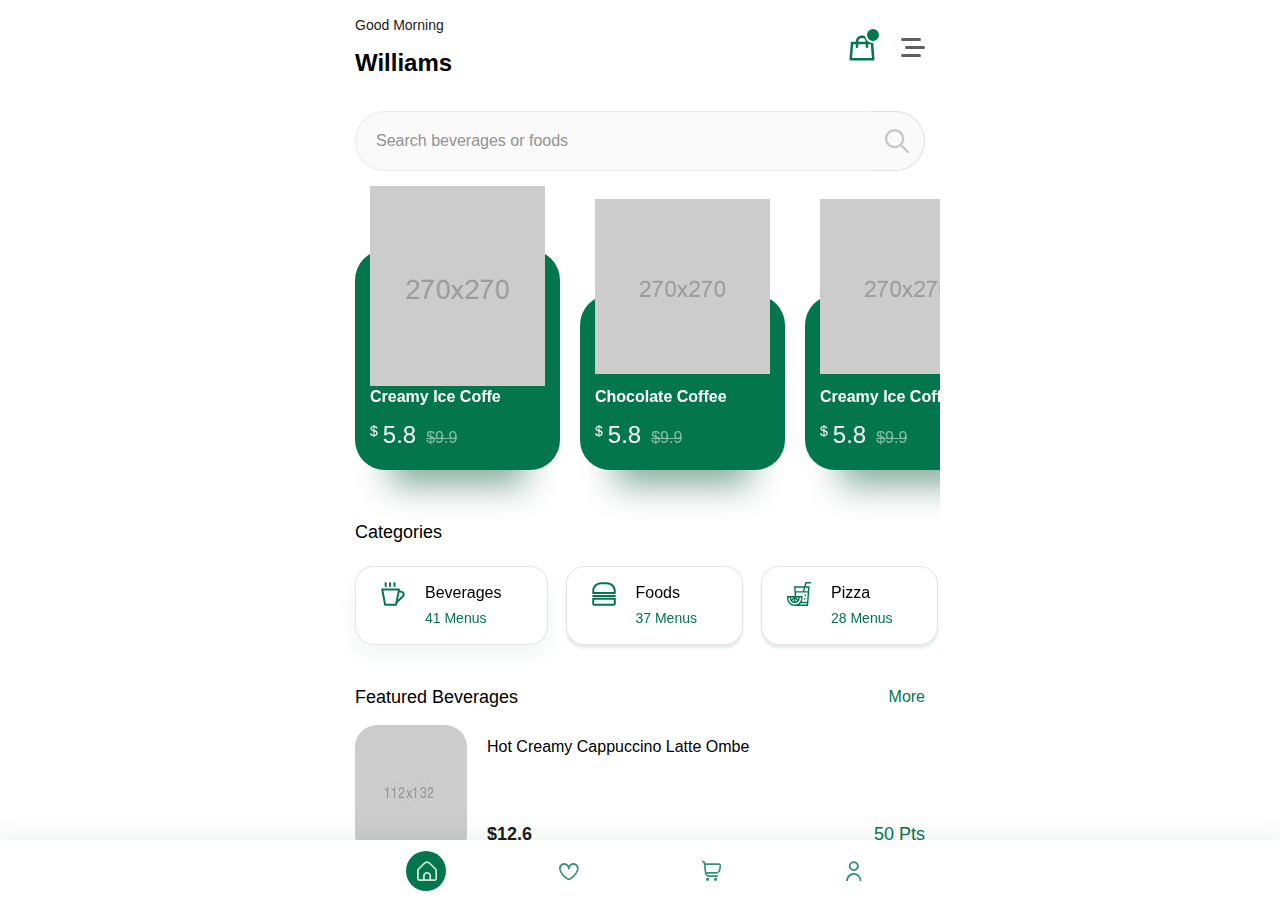
<file: Ombe-v1.1-03_February_2025/xhtml/xhtml/index.html>
<!DOCTYPE html>
<html lang="en">
<head>

	<!-- Title -->
	<title>Ombe- Coffee Shop Mobile App Template (Bootstrap + PWA) | DexignZone</title>

	<!-- Meta -->
	<meta charset="utf-8">
	<meta http-equiv="X-UA-Compatible" content="IE=edge">
	<meta name="author" content="DexignZone">
	<meta name="robots" content="index, follow">

	<meta name="keywords" content="android, ios, mobile, mobile template, mobile app, ui kit, dark layout, app, delivery, ecommerce, material design, mobile, mobile web, order, phonegap, pwa, store, web app, Ombe, coffee app, coffee template, coffee shop, mobile UI, coffee design, app template, responsive design, coffee showcase, style app, trendy app, modern UI, technology, User-Friendly Interface, Coffee Shop App, PWA (Progressive Web App), Mobile Ordering, Coffee Experience, Digital Menu, Innovative Technology, App Development, Coffee Experience, cafe, bootatrap, Bootstrap Framework, UI/UX Design, Coffee Shop Technology, Online Presence, Coffee Shop Website, Cafe Template, Mobile App Design, Web Application, Digital Presence, Bootstrap, caffine">   

	<meta name="description" content="Discover the perfect blend of design and functionality with Ombe, a Coffee Shop Mobile App Template crafted with Bootstrap and enhanced with Progressive Web App (PWA) capabilities. Elevate your coffee shop's online presence with a seamless, responsive, and feature-rich template. Explore a modern design, user-friendly interface, and PWA technology for an immersive mobile experience. Brew success for your coffee shop effortlessly – Ombe is the ideal template to caffeinate your digital presence.">

	<meta property="og:title" content="Ombe- Coffee Shop Mobile App Template (Bootstrap + PWA) | DexignZone">
	<meta property="og:description" content="Discover the perfect blend of design and functionality with Ombe, a Coffee Shop Mobile App Template crafted with Bootstrap and enhanced with Progressive Web App (PWA) capabilities. Elevate your coffee shop's online presence with a seamless, responsive, and feature-rich template. Explore a modern design, user-friendly interface, and PWA technology for an immersive mobile experience. Brew success for your coffee shop effortlessly – Ombe is the ideal template to caffeinate your digital presence.">

	<meta property="og:image" content="https://ombe.dexignzone.com/xhtml/social-image.png">

	<meta name="format-detection" content="telephone=no">

	<meta name="twitter:title" content="Ombe- Coffee Shop Mobile App Template (Bootstrap + PWA) | DexignZone">
	<meta name="twitter:description" content="Discover the perfect blend of design and functionality with Ombe, a Coffee Shop Mobile App Template crafted with Bootstrap and enhanced with Progressive Web App (PWA) capabilities. Elevate your coffee shop's online presence with a seamless, responsive, and feature-rich template. Explore a modern design, user-friendly interface, and PWA technology for an immersive mobile experience. Brew success for your coffee shop effortlessly – Ombe is the ideal template to caffeinate your digital presence.">

	<meta name="twitter:image" content="https://ombe.dexignzone.com/xhtml/social-image.png">
	<meta name="twitter:card" content="summary_large_image">

	<!-- Mobile Specific -->
	<meta name="viewport" content="width=device-width, initial-scale=1, maximum-scale=1, minimum-scale=1, minimal-ui, viewport-fit=cover">

	<!-- Favicons Icon -->
	<link rel="shortcut icon" type="image/x-icon" href="assets/images/app-logo/favicon.png">
	
	<!-- PWA Version -->
	<link rel="manifest" href="manifest.json">
    
    <!-- Global CSS -->
	<link href="assets/vendor/bootstrap-select/dist/css/bootstrap-select.min.css" rel="stylesheet">
	<link rel="stylesheet" href="assets/vendor/bootstrap-touchspin/dist/jquery.bootstrap-touchspin.min.css">
	<link rel="stylesheet" href="assets/vendor/swiper/swiper-bundle.min.css">
    
	<!-- Stylesheets -->
    <link rel="stylesheet" type="text/css" href="assets/css/style.css">
	
    <!-- Google Fonts -->
	<link rel="preconnect" href="https://fonts.googleapis.com">
	<link rel="preconnect" href="https://fonts.gstatic.com" crossorigin>
	<link href="https://fonts.googleapis.com/css2?family=Poppins:wght@200;300;400;500;600;700;800;900&family=Raleway:wght@300;400;500&display=swap" rel="stylesheet">

</head>   
<body>
<div class="page-wrapper">
    
	<!-- Preloader -->
	<div id="preloader">
		<div class="loader">
			<div class="spinner-border text-primary" role="status">
				<span class="visually-hidden">Loading...</span>
			</div>
		</div>
	</div>
    <!-- Preloader end-->
	
	<!-- Sidebar -->
	<div class="sidebar dz-floting-sidebar">
		<div class="sidebar-header">
			<div class="app-logo">
				<img class="logo-dark" src="assets/images/app-logo/logo.png" alt="logo">
				<img class="logo-white d-none" src="assets/images/app-logo/logo-white.png" alt="logo">
			</div>
			<div class="title-bar mb-0">
				<h4 class="title font-w600">Main Menus</h4>
				<a href="javascript:void(0);" class="floating-close"><i class="feather icon-x"></i></a>
			</div>
		</div>
		<ul class="nav navbar-nav">	
			<li>
				<a class="nav-link active" href="index.html">
					<span class="dz-icon">
						<svg width="24" height="24" viewBox="0 0 24 24" fill="none" xmlns="http://www.w3.org/2000/svg">
							<path d="M3 8.40002V21C3 21.2652 3.10536 21.5196 3.29289 21.7071C3.48043 21.8947 3.73478 22 4 22H20C20.2652 22 20.5196 21.8947 20.7071 21.7071C20.8946 21.5196 21 21.2652 21 21V8.40002C21.0001 8.23638 20.96 8.07523 20.8833 7.93069C20.8066 7.78616 20.6956 7.66265 20.56 7.57102L12.56 2.17102C12.3946 2.05924 12.1996 1.99951 12 1.99951C11.8004 1.99951 11.6054 2.05924 11.44 2.17102L3.44 7.57102C3.30443 7.66265 3.19342 7.78616 3.11671 7.93069C3.03999 8.07523 2.99992 8.23638 3 8.40002V8.40002ZM14 20H10V14H14V20ZM5 8.93202L12 4.20702L19 8.93202V20H16V13C16 12.7348 15.8946 12.4804 15.7071 12.2929C15.5196 12.1054 15.2652 12 15 12H9C8.73478 12 8.48043 12.1054 8.29289 12.2929C8.10536 12.4804 8 12.7348 8 13V20H5V8.93202Z" fill="#BDBDBD"/>
						</svg>
					</span>
					<span>Home</span>
				</a>
			</li>
			<li>
				<a class="nav-link" href="my-order.html">
					<span class="dz-icon">
						<svg width="24" height="24" viewBox="0 0 24 24" fill="none" xmlns="http://www.w3.org/2000/svg">
							<path d="M21.733 21.68C21.8274 21.5791 21.8999 21.4598 21.9458 21.3295C21.9918 21.1992 22.0102 21.0608 22 20.923L21 7.923C20.9806 7.67135 20.8667 7.43636 20.6813 7.26517C20.4958 7.09397 20.2524 6.99925 20 7H17C17 5.67392 16.4733 4.40215 15.5356 3.46447C14.5979 2.52678 13.3261 2 12 2C10.674 2 9.40219 2.52678 8.46451 3.46447C7.52682 4.40215 7.00004 5.67392 7.00004 7H4.00004C3.74764 6.99925 3.50429 7.09397 3.31882 7.26517C3.13335 7.43636 3.01947 7.67135 3.00004 7.923L2.00004 20.923C1.98941 21.0607 2.0074 21.199 2.05287 21.3294C2.09834 21.4597 2.17031 21.5793 2.26425 21.6804C2.35819 21.7816 2.47206 21.8622 2.5987 21.9172C2.72533 21.9722 2.86198 22.0004 3.00004 22H21C21.1377 22 21.2738 21.9715 21.3999 21.9165C21.5261 21.8614 21.6395 21.7809 21.733 21.68V21.68ZM12 4C12.7957 4 13.5588 4.31607 14.1214 4.87868C14.684 5.44129 15 6.20435 15 7H9.00004C9.00004 6.20435 9.31611 5.44129 9.87872 4.87868C10.4413 4.31607 11.2044 4 12 4V4ZM4.08004 20L4.92604 9H7.00004V11C7.00004 11.2652 7.1054 11.5196 7.29293 11.7071C7.48047 11.8946 7.73482 12 8.00004 12C8.26526 12 8.51961 11.8946 8.70715 11.7071C8.89468 11.5196 9.00004 11.2652 9.00004 11V9H15V11C15 11.2652 15.1054 11.5196 15.2929 11.7071C15.4805 11.8946 15.7348 12 16 12C16.2653 12 16.5196 11.8946 16.7071 11.7071C16.8947 11.5196 17 11.2652 17 11V9H19.074L19.92 20H4.08004Z" fill="#BDBDBD"/>
						</svg>
					</span>
					<span>My Order</span>
				</a>
			</li>
			<li>
				<a class="nav-link" href="payment.html">
					<span class="dz-icon">
						<svg width="24" height="24" viewBox="0 0 24 24" fill="none" xmlns="http://www.w3.org/2000/svg">
							<path d="M18 1H6C5.20435 1 4.44129 1.31607 3.87868 1.87868C3.31607 2.44129 3 3.20435 3 4V22C3.00004 22.1978 3.05871 22.391 3.1686 22.5555C3.27848 22.7199 3.43465 22.848 3.61735 22.9237C3.80005 22.9993 4.00108 23.0192 4.19503 22.9806C4.38898 22.942 4.56715 22.8468 4.707 22.707L6.845 20.57L8.168 22.554C8.24932 22.678 8.35719 22.7823 8.48379 22.8594C8.61039 22.9365 8.75256 22.9846 8.9 23C9.04735 23.0156 9.19634 22.9979 9.33588 22.948C9.47542 22.8982 9.60193 22.8175 9.706 22.712L12 20.414L14.293 22.707C14.3977 22.8116 14.5242 22.8916 14.6635 22.9413C14.8029 22.9911 14.9515 23.0093 15.0987 22.9947C15.2459 22.98 15.388 22.9329 15.5149 22.8567C15.6417 22.7805 15.75 22.6771 15.832 22.554L17.155 20.57L19.293 22.707C19.4329 22.8468 19.611 22.942 19.805 22.9806C19.9989 23.0192 20.2 22.9993 20.3827 22.9237C20.5654 22.848 20.7215 22.7199 20.8314 22.5555C20.9413 22.391 21 22.1978 21 22V4C21 3.20435 20.6839 2.44129 20.1213 1.87868C19.5587 1.31607 18.7956 1 18 1V1ZM19 19.586L17.707 18.293C17.603 18.1874 17.4765 18.1066 17.337 18.0568C17.1974 18.0069 17.0484 17.9892 16.901 18.005C16.7539 18.0196 16.6119 18.0666 16.4851 18.1427C16.3584 18.2188 16.2501 18.322 16.168 18.445L14.845 20.43L12.707 18.293C12.5195 18.1055 12.2652 18.0002 12 18.0002C11.7348 18.0002 11.4805 18.1055 11.293 18.293L9.155 20.43L7.832 18.445C7.7499 18.322 7.64151 18.2187 7.51467 18.1425C7.38782 18.0664 7.24567 18.0194 7.09846 18.0049C6.95125 17.9903 6.80265 18.0086 6.66337 18.0585C6.52408 18.1083 6.39759 18.1884 6.293 18.293L5 19.586V4C5 3.73478 5.10536 3.48043 5.29289 3.29289C5.48043 3.10536 5.73478 3 6 3H18C18.2652 3 18.5196 3.10536 18.7071 3.29289C18.8946 3.48043 19 3.73478 19 4V19.586Z" fill="#BDBDBD"/>
							<path d="M12 10H8C7.73478 10 7.48043 10.1054 7.29289 10.2929C7.10536 10.4804 7 10.7348 7 11C7 11.2652 7.10536 11.5196 7.29289 11.7071C7.48043 11.8946 7.73478 12 8 12H12C12.2652 12 12.5196 11.8946 12.7071 11.7071C12.8946 11.5196 13 11.2652 13 11C13 10.7348 12.8946 10.4804 12.7071 10.2929C12.5196 10.1054 12.2652 10 12 10Z" fill="#BDBDBD"/>
							<path d="M12 14H8C7.73478 14 7.48043 14.1054 7.29289 14.2929C7.10536 14.4804 7 14.7348 7 15C7 15.2652 7.10536 15.5196 7.29289 15.7071C7.48043 15.8947 7.73478 16 8 16H12C12.2652 16 12.5196 15.8947 12.7071 15.7071C12.8946 15.5196 13 15.2652 13 15C13 14.7348 12.8946 14.4804 12.7071 14.2929C12.5196 14.1054 12.2652 14 12 14Z" fill="#BDBDBD"/>
							<path d="M16 10H15C14.7348 10 14.4804 10.1054 14.2929 10.2929C14.1054 10.4804 14 10.7348 14 11C14 11.2652 14.1054 11.5196 14.2929 11.7071C14.4804 11.8946 14.7348 12 15 12H16C16.2652 12 16.5196 11.8946 16.7071 11.7071C16.8946 11.5196 17 11.2652 17 11C17 10.7348 16.8946 10.4804 16.7071 10.2929C16.5196 10.1054 16.2652 10 16 10Z" fill="#BDBDBD"/>
							<path d="M16 14H15C14.7348 14 14.4804 14.1054 14.2929 14.2929C14.1054 14.4804 14 14.7348 14 15C14 15.2652 14.1054 15.5196 14.2929 15.7071C14.4804 15.8947 14.7348 16 15 16H16C16.2652 16 16.5196 15.8947 16.7071 15.7071C16.8946 15.5196 17 15.2652 17 15C17 14.7348 16.8946 14.4804 16.7071 14.2929C16.5196 14.1054 16.2652 14 16 14Z" fill="#BDBDBD"/>
							<path d="M16 5H8C7.73478 5 7.48043 5.10536 7.29289 5.29289C7.10536 5.48043 7 5.73478 7 6C7 6.26521 7.10536 6.51957 7.29289 6.7071C7.48043 6.89464 7.73478 7 8 7H16C16.2652 7 16.5196 6.89464 16.7071 6.7071C16.8946 6.51957 17 6.26521 17 6C17 5.73478 16.8946 5.48043 16.7071 5.29289C16.5196 5.10536 16.2652 5 16 5Z" fill="#BDBDBD"/>
						</svg>
					</span>
					<span>Transactions</span>
				</a>
			</li>
			<li>
				<a class="nav-link" href="pages.html">
					<span class="dz-icon">
						<i class="fi fi-rr-diamond"></i>
					</span>
					<span>Pages</span>
				</a>
			</li>
			<li>
				<a class="nav-link" href="components.html">
					<span class="dz-icon">
						<i class="fi fi-rr-apps-add"></i>
					</span>
					<span>Components</span>
				</a>
			</li>
			<li>
				<a class="nav-link" href="products.html">
					<span class="dz-icon">
						<i class="fi fi-rr-box-open-full"></i>
					</span>
					<span>Products</span>
				</a>
			</li>
			<li>
				<a class="nav-link" href="chat-list.html">
					<span class="dz-icon">
						<i class="feather icon-message-circle"></i>
					</span>
					<span>Chat List</span>
				</a>
			</li>
			<li>
				<a class="nav-link" href="profile.html">
					<span class="dz-icon">
						<svg width="24" height="24" viewBox="0 0 24 24" fill="none" xmlns="http://www.w3.org/2000/svg">
							<g clip-path="url(#clip0_329_300)">
							<path d="M15.7 11.7171C16.6839 10.9477 17.4031 9.89048 17.7575 8.69283C18.1118 7.49518 18.0836 6.21681 17.6767 5.03597C17.2698 3.85513 16.5046 2.8307 15.4877 2.10553C14.4708 1.38036 13.253 0.990601 12.004 0.990601C10.755 0.990601 9.53719 1.38036 8.52031 2.10553C7.50342 2.8307 6.73819 3.85513 6.33131 5.03597C5.92443 6.21681 5.89619 7.49518 6.25053 8.69283C6.60487 9.89048 7.32413 10.9477 8.308 11.7171C6.44917 12.4567 4.85467 13.7364 3.73027 15.3911C2.60587 17.0458 2.00318 18.9995 2 21.0001V22.0001C2 22.2653 2.10536 22.5196 2.29289 22.7072C2.48043 22.8947 2.73478 23.0001 3 23.0001H21C21.2652 23.0001 21.5196 22.8947 21.7071 22.7072C21.8946 22.5196 22 22.2653 22 22.0001V21.0001C21.9975 19.0004 21.3959 17.0474 20.273 15.3928C19.1501 13.7382 17.5573 12.4579 15.7 11.7171V11.7171ZM8 7.00007C8 6.20895 8.2346 5.43559 8.67412 4.77779C9.11365 4.12 9.73836 3.60731 10.4693 3.30456C11.2002 3.00181 12.0044 2.92259 12.7804 3.07693C13.5563 3.23128 14.269 3.61224 14.8284 4.17165C15.3878 4.73106 15.7688 5.44379 15.9231 6.21971C16.0775 6.99564 15.9983 7.7999 15.6955 8.53081C15.3928 9.26171 14.8801 9.88642 14.2223 10.3259C13.5645 10.7655 12.7911 11.0001 12 11.0001C10.9391 11.0001 9.92172 10.5786 9.17157 9.8285C8.42143 9.07835 8 8.06094 8 7.00007ZM4 21.0001C4 18.8783 4.84285 16.8435 6.34315 15.3432C7.84344 13.8429 9.87827 13.0001 12 13.0001C14.1217 13.0001 16.1566 13.8429 17.6569 15.3432C19.1571 16.8435 20 18.8783 20 21.0001H4Z" fill="#B0ACB3"/>
							</g>
							<defs>
							<clipPath id="clip0_329_300">
							<rect width="24" height="24" fill="white"/>
							</clipPath>
							</defs>
						</svg>
					</span>
					<span>Profile</span>
				</a>
			</li>
			<li>
				<a class="nav-link" href="onboarding.html">
					<span class="dz-icon">
						<svg width="24" height="24" viewBox="0 0 24 24" fill="none" xmlns="http://www.w3.org/2000/svg">
							<path d="M16.65 3.10008C16.5318 3.04157 16.4033 3.00692 16.2717 2.9981C16.1401 2.98928 16.0081 3.00646 15.8831 3.04866C15.7582 3.09087 15.6428 3.15727 15.5435 3.24407C15.4442 3.33088 15.363 3.43639 15.3045 3.55458C15.246 3.67277 15.2114 3.80132 15.2025 3.9329C15.1937 4.06448 15.2109 4.19652 15.2531 4.32146C15.2953 4.4464 15.3617 4.5618 15.4485 4.66108C15.5353 4.76036 15.6408 4.84157 15.759 4.90008C17.4682 5.74788 18.8405 7.14857 19.6532 8.87467C20.4659 10.6008 20.6712 12.5509 20.2358 14.4084C19.8004 16.2659 18.7499 17.9217 17.2548 19.1069C15.7597 20.292 13.9079 20.937 12 20.937C10.0922 20.937 8.24035 20.292 6.74526 19.1069C5.25018 17.9217 4.19964 16.2659 3.76424 14.4084C3.32885 12.5509 3.53417 10.6008 4.34687 8.87467C5.15956 7.14857 6.5319 5.74788 8.24102 4.90008C8.47972 4.78192 8.6617 4.57379 8.74694 4.32146C8.83217 4.06913 8.81368 3.79327 8.69553 3.55458C8.57737 3.31588 8.36924 3.1339 8.11691 3.04866C7.86458 2.96343 7.58872 2.98192 7.35002 3.10008C5.23724 4.14875 3.54096 5.88079 2.5366 8.01498C1.53223 10.1492 1.27875 12.5602 1.81731 14.8566C2.35587 17.153 3.65485 19.2 5.50334 20.6651C7.35184 22.1302 9.64131 22.9275 12 22.9275C14.3587 22.9275 16.6482 22.1302 18.4967 20.6651C20.3452 19.2 21.6442 17.153 22.1827 14.8566C22.7213 12.5602 22.4678 10.1492 21.4635 8.01498C20.4591 5.88079 18.7628 4.14875 16.65 3.10008V3.10008Z" fill="#FF8484"/>
							<path d="M12 13.0001C12.2652 13.0001 12.5196 12.8948 12.7071 12.7072C12.8947 12.5197 13 12.2654 13 12.0001V2.00012C13 1.73491 12.8947 1.48055 12.7071 1.29302C12.5196 1.10548 12.2652 1.00012 12 1.00012C11.7348 1.00012 11.4804 1.10548 11.2929 1.29302C11.1054 1.48055 11 1.73491 11 2.00012V12.0001C11 12.2654 11.1054 12.5197 11.2929 12.7072C11.4804 12.8948 11.7348 13.0001 12 13.0001Z" fill="#FF8484"/>
						</svg>
					</span>
					<span>Logout</span>
				</a>
			</li>
		</ul>
		<div class="sidebar-bottom">
			<div class="dz-mode">
				<div class="theme-btn">
					<i class="feather icon-sun sun"></i>
					<i class="feather icon-moon moon"></i>
				</div>
			</div>
			<div class="app-info">
				<h6 class="name">Ombe Coffee Shop</h6>
				<span class="ver-info">App Version 1.1</span>
			</div>
        </div>
    </div>
	<!-- Sidebar End -->

	<!-- Nav Floting Start -->
	<div class="dz-nav-floting">
		<!-- Header -->
		<header class="header py-2 mx-auto">
			<div class="header-content">
				<div class="left-content">
					<div class="info">
						<p class="text m-b10">Good Morning</p>
						<h3 class="title">Williams</h3>
					</div>
				</div>
				<div class="mid-content"></div>
				<div class="right-content d-flex align-items-center gap-4">
					<a href="notification.html" class="notification-badge font-20 badge-active">
						<svg width="30" height="30" viewBox="0 0 24 24" class="svg-primary" fill="none" xmlns="http://www.w3.org/2000/svg">
							<path d="M21.7329 21.68C21.8273 21.5791 21.8998 21.4597 21.9457 21.3295C21.9917 21.1992 22.0101 21.0608 21.9999 20.923L20.9999 7.92299C20.9805 7.67134 20.8666 7.43634 20.6811 7.26515C20.4957 7.09396 20.2523 6.99924 19.9999 6.99999H16.9999C16.9999 5.67391 16.4731 4.40214 15.5355 3.46446C14.5978 2.52677 13.326 1.99999 11.9999 1.99999C10.6738 1.99999 9.40207 2.52677 8.46438 3.46446C7.5267 4.40214 6.99992 5.67391 6.99992 6.99999H3.99992C3.74752 6.99924 3.50417 7.09396 3.3187 7.26515C3.13323 7.43634 3.01935 7.67134 2.99992 7.92299L1.99992 20.923C1.98929 21.0606 2.00727 21.199 2.05275 21.3294C2.09822 21.4597 2.17019 21.5792 2.26413 21.6804C2.35807 21.7816 2.47194 21.8622 2.59858 21.9172C2.72521 21.9722 2.86186 22.0004 2.99992 22H20.9999C21.1375 22 21.2737 21.9715 21.3998 21.9165C21.5259 21.8614 21.6393 21.7809 21.7329 21.68ZM11.9999 3.99999C12.7956 3.99999 13.5586 4.31606 14.1212 4.87867C14.6838 5.44128 14.9999 6.20434 14.9999 6.99999H8.99992C8.99992 6.20434 9.31599 5.44128 9.8786 4.87867C10.4412 4.31606 11.2043 3.99999 11.9999 3.99999ZM4.07992 20L4.92592 8.99999H6.99992V11C6.99992 11.2652 7.10527 11.5196 7.29281 11.7071C7.48035 11.8946 7.7347 12 7.99992 12C8.26513 12 8.51949 11.8946 8.70702 11.7071C8.89456 11.5196 8.99992 11.2652 8.99992 11V8.99999H14.9999V11C14.9999 11.2652 15.1053 11.5196 15.2928 11.7071C15.4803 11.8946 15.7347 12 15.9999 12C16.2651 12 16.5195 11.8946 16.707 11.7071C16.8946 11.5196 16.9999 11.2652 16.9999 11V8.99999H19.0739L19.9199 20H4.07992Z" fill="#04764E"></path>
						</svg>
					</a>
					<a href="javascript:void(0);" class="icon dz-floating-toggler">
						<svg width="24" height="24" viewBox="0 0 24 24" fill="none" xmlns="http://www.w3.org/2000/svg">
							<rect y="2" width="20" height="3" rx="1.5" fill="#5F5F5F"/>
							<rect y="18" width="20" height="3" rx="1.5" fill="#5F5F5F"/>
							<rect x="4" y="10" width="20" height="3" rx="1.5" fill="#5F5F5F"/>
						</svg>
					</a>
				</div>
			</div>
		</header>
		<!-- Header -->
		
		<!-- Main Content Start -->
		<main class="page-content bg-white p-b60">
			<div class="container">
				<!-- SearchBox -->
				<div class="search-box">
					<div class="input-group input-radius input-rounded input-lg">
						<input type="text" placeholder="Search beverages or foods" class="form-control">
						<span class="input-group-text">
							<svg width="24" height="24" viewBox="0 0 24 24" fill="none" xmlns="http://www.w3.org/2000/svg">
								<path d="M9.65925 19.3102C11.8044 19.3103 13.8882 18.5946 15.5806 17.2764L21.9653 23.6612C22.4423 24.1218 23.2023 24.1086 23.663 23.6316C24.1123 23.1664 24.1123 22.4288 23.663 21.9635L17.2782 15.5788C20.5491 11.3682 19.7874 5.30333 15.5769 2.03243C11.3663 -1.23848 5.30149 -0.476799 2.03058 3.73374C-1.24033 7.94428 -0.478646 14.0092 3.73189 17.2801C5.42702 18.5969 7.51269 19.3113 9.65925 19.3102ZM4.52915 4.5273C7.36245 1.69394 11.9561 1.69389 14.7895 4.5272C17.6229 7.3605 17.6229 11.9542 14.7896 14.7876C11.9563 17.6209 7.36261 17.621 4.52925 14.7877C4.5292 14.7876 4.5292 14.7876 4.52915 14.7876C1.69584 11.9749 1.67915 7.39794 4.49181 4.56464C4.50424 4.55216 4.51667 4.53973 4.52915 4.5273Z" fill="#C9C9C9"/>
							</svg>
						</span>
					</div>
				</div>
				<!-- SearchBox -->
				
				<!-- Overlay Card -->
				<div class="swiper overlay-swiper1">
					<div class="swiper-wrapper">
						<div class="swiper-slide">
							<div class="dz-card-overlay style-1">
								<div class="dz-media">
									<a href="product-detail.html">
										<img src="assets/images/featured/pic1.png" alt="image">
									</a>
								</div>
								<div class="dz-info">
									<h6 class="title"><a href="product-detail.html">Creamy Ice Coffe</a></h6>
									<ul class="dz-meta">
										<li class="dz-price"><sup>$</sup>5.8<del>$9.9</del></li>
									</ul>
								</div>
							</div>
						</div>
						<div class="swiper-slide">
							<div class="dz-card-overlay style-1">
								<div class="dz-media">
									<a href="product-detail.html">
										<img src="assets/images/featured/pic2.png" alt="image">
									</a>
								</div>
								<div class="dz-info">
									<h6 class="title"><a href="product-detail.html">Chocolate Coffee</a></h6>
									<ul class="dz-meta">
										<li class="dz-price"><sup>$</sup>5.8<del>$9.9</del></li>
									</ul>
								</div>
							</div>
						</div>
						<div class="swiper-slide">
							<div class="dz-card-overlay style-1">
								<div class="dz-media">
									<a href="product-detail.html">
										<img src="assets/images/featured/pic2.png" alt="image">
									</a>
								</div>
								<div class="dz-info">
									<h6 class="title"><a href="product-detail.html">Creamy Ice Coffe</a></h6>
									<ul class="dz-meta">
										<li class="dz-price"><sup>$</sup>5.8<del>$9.9</del></li>
									</ul>
								</div>
							</div>
						</div>
						<div class="swiper-slide">
							<div class="dz-card-overlay style-1">
								<div class="dz-media">
									<a href="product-detail.html">
										<img src="assets/images/featured/pic1.png" alt="image">
									</a>
								</div>
								<div class="dz-info">
									<h6 class="title"><a href="product-detail.html">Chocolate Coffee</a></h6>
									<ul class="dz-meta">
										<li class="dz-price"><sup>$</sup>5.8<del>$9.9</del></li>
									</ul>
								</div>
							</div>
						</div>
						<div class="swiper-slide">
							<div class="dz-card-overlay style-1">
								<div class="dz-media">
									<a href="product-detail.html">
										<img src="assets/images/featured/pic2.png" alt="image">
									</a>
								</div>
								<div class="dz-info">
									<h6 class="title"><a href="product-detail.html">Chocolate Coffee</a></h6>
									<ul class="dz-meta">
										<li class="dz-price"><sup>$</sup>5.8<del>$9.9</del></li>
									</ul>
								</div>
							</div>
						</div>
					</div>
				</div>
				<!-- Overlay Card -->
				
				<!-- Categories Swiper -->
				<div class="title-bar mb-0">
					<h5 class="title">Categories</h5>
				</div>
				<div class="swiper categories-swiper dz-swiper m-b20">
					<div class="swiper-wrapper">
						<div class="swiper-slide">
							<div class="dz-categories-bx">
								<div class="icon-bx">
									<a href="products.html">
										<svg enable-background="new 0 0 48 48" height="24" viewBox="0 0 48 48" width="24" xmlns="http://www.w3.org/2000/svg">
											<path d="m30.1 47.5h-21.8c-.9 0-1.7-.7-1.9-1.6l-5.9-30.5c-.1-.6 0-1.2.4-1.6.4-.5.9-.7 1.5-.7h33.5c.6 0 1.1.3 1.5.7s.5 1 .4 1.6l-5.8 30.5c-.2.9-1 1.6-1.9 1.6zm-20.2-3.9h18.6l5.1-26.6h-28.8z" fill="#fff"/>
											<path d="m31.3 42.3c-.5 0-1.1-.2-1.5-.7-.7-.8-.6-2.1.2-2.8 3.9-3.4 6.1-5.5 9-8.2 1-.9 2-1.9 3.2-3 1.8-1.7 1.4-3.4.9-4.2-.9-1.7-3.3-3.1-6.5-2.4-1.1.2-2.1-.4-2.3-1.5s.4-2.1 1.5-2.3c4.5-1 8.9.9 10.8 4.5 1.6 3 .9 6.4-1.8 8.9-1.2 1.1-2.2 2.1-3.2 3-2.8 2.6-5.2 4.9-9.1 8.3-.3.2-.7.4-1.2.4z" fill="#fff"/>
											<path d="m9.3 10.1c-1.1 0-2-.9-2-2v-5.6c0-1.1.9-2 2-2s2 .9 2 2v5.7c-.1 1-.9 1.9-2 1.9z" fill="#fff"/>
											<path d="m18.1 10.1c-1.1 0-2-.9-2-2v-5.6c0-1.1.9-2 2-2s2 .9 2 2v5.7c-.1 1-.9 1.9-2 1.9z" fill="#fff"/>
											<path d="m26.9 10.1c-1.1 0-2-.9-2-2v-5.6c0-1.1.9-2 2-2s2 .9 2 2v5.7c-.1 1-.9 1.9-2 1.9z" fill="#fff"/>
										</svg>
									</a>
								</div>
								<div class="dz-content">
									<h6 class="title"><a href="products.html">Beverages</a></h6>
									<span class="menus text-primary">41 Menus</span>
								</div>
							</div>
						</div>
						<div class="swiper-slide">
							<div class="dz-categories-bx">
								<div class="icon-bx">
									<a href="products.html">
										<svg enable-background="new 0 0 48 48" height="24" viewBox="0 0 48 48" width="24" xmlns="http://www.w3.org/2000/svg">
											<path d="m43 47.5h-38c-2.5 0-4.5-1.9-4.5-4.1v-9.8c0-1.1.9-2 2-2h43.1c1.1 0 2 .9 2 2v9.8c-.1 2.2-2.1 4.1-4.6 4.1zm-38.6-12v7.8s.2.2.6.2h38c.4 0 .6-.2.6-.3v-7.8h-39.2z" fill="#fff"></path>
											<path d="m45.5 23.8h-43c-1.1 0-2-.9-2-2v-3.8c0-9.6 7.9-17.5 17.5-17.5h12c9.7 0 17.5 7.9 17.5 17.5v3.8c0 1.1-.9 2-2 2zm-41.1-4h39.2v-1.8c0-7.5-6.1-13.6-13.6-13.6h-12c-7.5 0-13.6 6.1-13.6 13.6z" fill="#fff"></path>
											<path d="m45.5 30h-43c-1.1 0-2-.9-2-2s.9-2 2-2h43.1c1.1 0 2 .9 2 2s-1 2-2.1 2z" fill="#fff"></path>
										</svg>
									</a>
								</div>
								<div class="dz-content">
									<h6 class="title"><a href="products.html">Foods</a></h6>
									<span class="menus text-primary">37 Menus</span>
								</div>
							</div>
						</div>
						<div class="swiper-slide">
							<div class="dz-categories-bx">
								<div class="icon-bx">
									<a href="products.html">
										<svg xmlns="http://www.w3.org/2000/svg" width="24" height="24" x="0" y="0" viewBox="0 0 510 510" style="enable-background:new 0 0 512 512" xml:space="preserve">
											<path d="m510 30v-30h-116.079l-27.692 90h-217.427l16.154 210h-164.956v45c0 90.981 74.019 165 165 165h283.891l32.308-420h-83.581l18.462-60zm-153.002 90-23.077 75h-146.954l-5.769-75zm-167.723 105h251.449l-15 195h-113.776c11.537-22.515 18.052-48.011 18.052-75v-45h-134.956zm-93.278 149.373c-3.856-9.025-5.997-18.953-5.997-29.373v-15h42.975zm54.003-17.942v62.06c-13.795-2.811-26.215-9.432-36.136-18.696zm30 0 36.136 43.363c-9.921 9.265-22.34 15.886-36.136 18.696zm60-11.431c0 10.42-2.141 20.348-5.997 29.373l-36.978-44.373h42.975zm-210 0v-15h30v15c0 57.897 47.103 105 105 105s105-47.103 105-105v-15h30v15c0 74.439-60.561 135-135 135s-135-60.561-135-135zm229.758 135c12.102-8.52 23.015-18.617 32.429-30h131.23l-2.308 30zm189.044-360-5.77 75h-77.722l23.077-75z" fill="#ffffff" data-original="#000000"></path>
											<path d="m375 270h30v30h-30z" fill="#ffffff" data-original="#000000"></path>
											<path d="m360 345h30v30h-30z" fill="#ffffff" data-original="#000000"></path>
										</svg>
									</a>
								</div>
								<div class="dz-content">
									<h6 class="title"><a href="products.html">Pizza</a></h6>
									<span class="menus text-primary">28 Menus</span>
								</div>
							</div>
						</div>
						<div class="swiper-slide">
							<div class="dz-categories-bx">
								<div class="icon-bx">
									<a href="products.html">
										<svg xmlns="http://www.w3.org/2000/svg" width="24" height="24" x="0" y="0" viewBox="0 0 512 512" style="enable-background:new 0 0 512 512" xml:space="preserve">
											<path d="m433.609 152.564c1.742.696 2.484 2.064 2.77 2.818.286.753.642 2.268-.198 3.947l-16.12 35.271 27.396 12.512 15.796-34.587c4.245-8.679 4.712-18.809 1.276-27.847-3.472-9.132-10.666-16.45-19.736-20.078-2.257-.902-3.494-3.312-2.974-5.638l8.689-19.358-27.475-12.334-9.412 20.969-.239.717c-5.857 17.572 3.027 36.728 20.227 43.608z" fill="#ffffff" data-original="#000000"></path>
											<path d="m323.205 65.725c1.743.697 2.485 2.065 2.771 2.818s.642 2.268-.198 3.947l-16.121 35.272 27.396 12.512 15.796-34.585c4.245-8.679 4.713-18.81 1.277-27.849-3.473-9.133-10.666-16.45-19.736-20.077-2.258-.903-3.496-3.313-2.974-5.638l8.688-19.359-27.476-12.335-9.411 20.968-.239.716c-5.857 17.573 3.026 36.728 20.227 43.61z" fill="#ffffff" data-original="#000000"></path>
											<path d="m177.609 65.725c1.742.696 2.484 2.064 2.77 2.818.286.753.642 2.268-.198 3.947l-16.12 35.271 27.396 12.512 15.796-34.587c4.245-8.679 4.712-18.809 1.276-27.847-3.472-9.132-10.666-16.45-19.736-20.078-2.257-.902-3.494-3.312-2.974-5.638l8.689-19.358-27.476-12.334-9.411 20.969-.239.717c-5.857 17.572 3.027 36.728 20.227 43.608z" fill="#ffffff" data-original="#000000"></path>
											<path d="m67.205 147.042c1.743.697 2.485 2.065 2.771 2.818s.642 2.268-.198 3.947l-16.121 35.271 27.396 12.512 15.796-34.585c4.245-8.679 4.713-18.81 1.277-27.849-3.473-9.133-10.666-16.45-19.736-20.077-2.258-.903-3.496-3.313-2.974-5.638l8.688-19.359-27.476-12.334-9.411 20.968-.239.716c-5.857 17.574 3.026 36.729 20.227 43.61z" fill="#ffffff" data-original="#000000"></path>
											<path d="m481.376 421.216c-3.575-54.667-26.56-105.569-65.654-144.664-31.809-31.809-71.436-52.956-114.546-61.66v-19.558c0-24.91-20.266-45.176-45.176-45.176-24.911 0-45.176 20.266-45.176 45.176v19.558c-43.109 8.704-82.737 29.851-114.546 61.66-39.094 39.094-62.08 89.998-65.653 144.664h-30.625v90.353h512v-90.353zm-240.435-210.319v-15.563c0-8.303 6.754-15.059 15.059-15.059 8.303 0 15.059 6.755 15.059 15.059v15.563c-9.609-.687-19.674-.647-30.118 0zm41.502 31.406c90.595 12.288 161.706 86.776 168.748 178.914h-390.382c7.043-92.138 78.153-166.625 168.748-178.914 17.615-2.088 35.243-2.17 52.886 0zm199.439 239.149h-451.764v-30.118h451.765v30.118z" fill="#ffffff" data-original="#000000"></path>
										</svg>
									</a>
								</div>
								<div class="dz-content">
									<h6 class="title"><a href="products.html">Drink</a></h6>
									<span class="menus text-primary">12 Menus</span>
								</div>
							</div>
						</div>
						<div class="swiper-slide">
							<div class="dz-categories-bx">
								<div class="icon-bx">
									<a href="products.html">
										<svg xmlns="http://www.w3.org/2000/svg" width="24" height="24" x="0" y="0" viewBox="0 0 512 512" style="enable-background:new 0 0 512 512" xml:space="preserve">
											<path d="m433.609 152.564c1.742.696 2.484 2.064 2.77 2.818.286.753.642 2.268-.198 3.947l-16.12 35.271 27.396 12.512 15.796-34.587c4.245-8.679 4.712-18.809 1.276-27.847-3.472-9.132-10.666-16.45-19.736-20.078-2.257-.902-3.494-3.312-2.974-5.638l8.689-19.358-27.475-12.334-9.412 20.969-.239.717c-5.857 17.572 3.027 36.728 20.227 43.608z" fill="#ffffff" data-original="#000000"></path>
											<path d="m323.205 65.725c1.743.697 2.485 2.065 2.771 2.818s.642 2.268-.198 3.947l-16.121 35.272 27.396 12.512 15.796-34.585c4.245-8.679 4.713-18.81 1.277-27.849-3.473-9.133-10.666-16.45-19.736-20.077-2.258-.903-3.496-3.313-2.974-5.638l8.688-19.359-27.476-12.335-9.411 20.968-.239.716c-5.857 17.573 3.026 36.728 20.227 43.61z" fill="#ffffff" data-original="#000000"></path>
											<path d="m177.609 65.725c1.742.696 2.484 2.064 2.77 2.818.286.753.642 2.268-.198 3.947l-16.12 35.271 27.396 12.512 15.796-34.587c4.245-8.679 4.712-18.809 1.276-27.847-3.472-9.132-10.666-16.45-19.736-20.078-2.257-.902-3.494-3.312-2.974-5.638l8.689-19.358-27.476-12.334-9.411 20.969-.239.717c-5.857 17.572 3.027 36.728 20.227 43.608z" fill="#ffffff" data-original="#000000"></path>
											<path d="m67.205 147.042c1.743.697 2.485 2.065 2.771 2.818s.642 2.268-.198 3.947l-16.121 35.271 27.396 12.512 15.796-34.585c4.245-8.679 4.713-18.81 1.277-27.849-3.473-9.133-10.666-16.45-19.736-20.077-2.258-.903-3.496-3.313-2.974-5.638l8.688-19.359-27.476-12.334-9.411 20.968-.239.716c-5.857 17.574 3.026 36.729 20.227 43.61z" fill="#ffffff" data-original="#000000"></path>
											<path d="m481.376 421.216c-3.575-54.667-26.56-105.569-65.654-144.664-31.809-31.809-71.436-52.956-114.546-61.66v-19.558c0-24.91-20.266-45.176-45.176-45.176-24.911 0-45.176 20.266-45.176 45.176v19.558c-43.109 8.704-82.737 29.851-114.546 61.66-39.094 39.094-62.08 89.998-65.653 144.664h-30.625v90.353h512v-90.353zm-240.435-210.319v-15.563c0-8.303 6.754-15.059 15.059-15.059 8.303 0 15.059 6.755 15.059 15.059v15.563c-9.609-.687-19.674-.647-30.118 0zm41.502 31.406c90.595 12.288 161.706 86.776 168.748 178.914h-390.382c7.043-92.138 78.153-166.625 168.748-178.914 17.615-2.088 35.243-2.17 52.886 0zm199.439 239.149h-451.764v-30.118h451.765v30.118z" fill="#ffffff" data-original="#000000"></path>
										</svg>
									</a>
								</div>
								<div class="dz-content">
									<h6 class="title"><a href="products.html">Lunch</a></h6>
									<span class="menus text-primary">67 Menus</span>
								</div>
							</div>
						</div>
					</div>
				</div>
				<!-- Categories Swiper -->


				<!-- Featured Beverages -->
				<div class="title-bar">
					<h5 class="title">Featured Beverages</h5>
					<a href="products.html">More</a>
				</div>
				
				<ul class="featured-list">
					<li>
						<div class="dz-card list">
							<div class="dz-media">
								<a href="product-detail.html"><img src="assets/images/products/product1.jpg" alt=""></a>
								<div class="dz-rating"><i class="fa fa-star"></i> 3.8</div>
							</div>
							<div class="dz-content">
								<div class="dz-head">
									<h6 class="title"><a href="product-detail.html">Hot Creamy Cappuccino Latte Ombe</a></h6>
								</div>
								<ul class="dz-meta">
									<li class="dz-price flex-1">$12.6</li>
									<li class="dz-pts">50 Pts</li>
								</ul>
							</div>
						</div>
					</li>
					<li>
						<div class="dz-card list">
							<div class="dz-media">
								<a href="product-detail.html"><img src="assets/images/products/product2.jpg" alt=""></a>
								<div class="dz-rating"><i class="fa fa-star"></i> 3.8</div>
							</div>
							<div class="dz-content">
								<div class="dz-head">
									<h6 class="title"><a href="product-detail.html">Creamy Mocha Ome Coffee </a></h6>
								</div>
								<ul class="dz-meta">
									<li class="dz-price flex-1">$12.6</li>
									<li class="dz-pts">50 Pts</li>
								</ul>
							</div>
						</div>
					</li>
					<li>
						<div class="dz-card list">
							<div class="dz-media">
								<a href="product-detail.html"><img src="assets/images/products/product3.jpg" alt=""></a>
								<div class="dz-rating"><i class="fa fa-star"></i> 3.8</div>
							</div>
							<div class="dz-content">
								<div class="dz-head">
									<h6 class="title"><a href="product-detail.html">Arabica Latte Ombe Coffee </a></h6>
								</div>
								<ul class="dz-meta">
									<li class="dz-price flex-1">$12.6</li>
									<li class="dz-pts">50 Pts</li>
								</ul>
							</div>
						</div>
					</li>
					<li>
						<div class="dz-card list">
							<div class="dz-media">
								<a href="product-detail.html"><img src="assets/images/products/product4.jpg" alt=""></a>
								<div class="dz-rating"><i class="fa fa-star"></i> 3.8</div>
							</div>
							<div class="dz-content">
								<div class="dz-head">
									<h6 class="title"><a href="product-detail.html">Original Hot Coffee  </a></h6>
								</div>
								<ul class="dz-meta">
									<li class="dz-price flex-1">$12.6</li>
									<li class="dz-pts">50 Pts</li>
								</ul>
							</div>
						</div>
					</li>
				</ul>
				<!-- Featured Beverages -->
			</div>
		</main>
		<!-- Main Content End -->
		
		<!-- Menubar -->
		<div class="menubar-area footer-fixed">
			<div class="toolbar-inner menubar-nav">
				<a href="index.html" class="nav-link active">
					<i class="fi fi-rr-home"></i>
				</a>
				<a href="wishlist.html" class="nav-link">
					<i class="fi fi-rr-heart"></i>
				</a>
				<a href="cart.html" class="nav-link">
					<i class="fi fi-rr-shopping-cart"></i>
				</a>
				<a href="profile.html" class="nav-link">
					<i class="fi fi-rr-user"></i>
				</a>
			</div>
		</div>
		<!-- Menubar -->
	</div>
	<!-- Nav Floting End -->
	
	<!-- Modal -->
	<div class="modal fade dz-pwa-modal" id="pwaModal" tabindex="-1" aria-labelledby="pwaModalLabel" aria-hidden="true">
		<div class="modal-dialog modal-dialog-centered">
			<div class="modal-content">
				<a href="javascript:void(0);" class="btn-close" data-bs-dismiss="modal" aria-label="Close"><i class="feather icon-x"></i></a>
				<img class="logo dark" src="assets/images/app-logo/logo.png" alt="">
				<img class="logo light" src="assets/images/app-logo/logo-white.png" alt="">
				<h5 class="title">Ombe - Coffee Shop Mobile App Template</h5>
				<p class="pwa-text">Install "Ombe Coffee Shop Mobile App Template" to your home screen for easy access, just like any other app</p>
				<button type="button" class="btn pwa-btn">
					<svg width="24" height="24" viewBox="0 0 24 24" fill="none" xmlns="http://www.w3.org/2000/svg">
						<path d="M12 16.0001V13.0001M12 13.0001V10.0001M12 13.0001H9M12 13.0001H15M4 16.8002V11.4522C4 10.9179 4 10.6506 4.06497 10.4019C4.12255 10.1816 4.2173 9.97307 4.34521 9.78464C4.48955 9.57201 4.69064 9.39569 5.09277 9.04383L9.89436 4.84244C10.6398 4.19014 11.0126 3.86397 11.4324 3.73982C11.8026 3.63035 12.1972 3.63035 12.5674 3.73982C12.9875 3.86406 13.3608 4.19054 14.1074 4.84383L18.9074 9.04383C19.3096 9.39569 19.5102 9.57201 19.6546 9.78464C19.7825 9.97307 19.8775 10.1816 19.9351 10.4019C20 10.6505 20 10.9184 20 11.4522V16.8037C20 17.9216 20 18.4811 19.7822 18.9086C19.5905 19.2849 19.2842 19.5906 18.9079 19.7823C18.4805 20.0001 17.9215 20.0001 16.8036 20.0001H7.19691C6.07899 20.0001 5.5192 20.0001 5.0918 19.7823C4.71547 19.5906 4.40973 19.2849 4.21799 18.9086C4 18.4807 4 17.9203 4 16.8002Z" stroke="#03764D" stroke-width="2" stroke-linecap="round" stroke-linejoin="round"/>
					</svg>
					<span>Add to Home Screen</span>
				</button>
			</div>
		</div>
	</div>
	<!-- PWA End --> 
	
</div>  
<!--**********************************
    Scripts
***********************************-->
<script src="assets/js/jquery.js"></script>
<script src="assets/vendor/bootstrap/js/bootstrap.bundle.min.js"></script>
<script src="assets/vendor/swiper/swiper-bundle.min.js"></script>
<script src="assets/js/dz.carousel.js"></script>
<script src="assets/js/settings.js"></script>
<script src="assets/js/custom.js"></script>
<script src="index.js"></script>
</body>
</html>
</file>
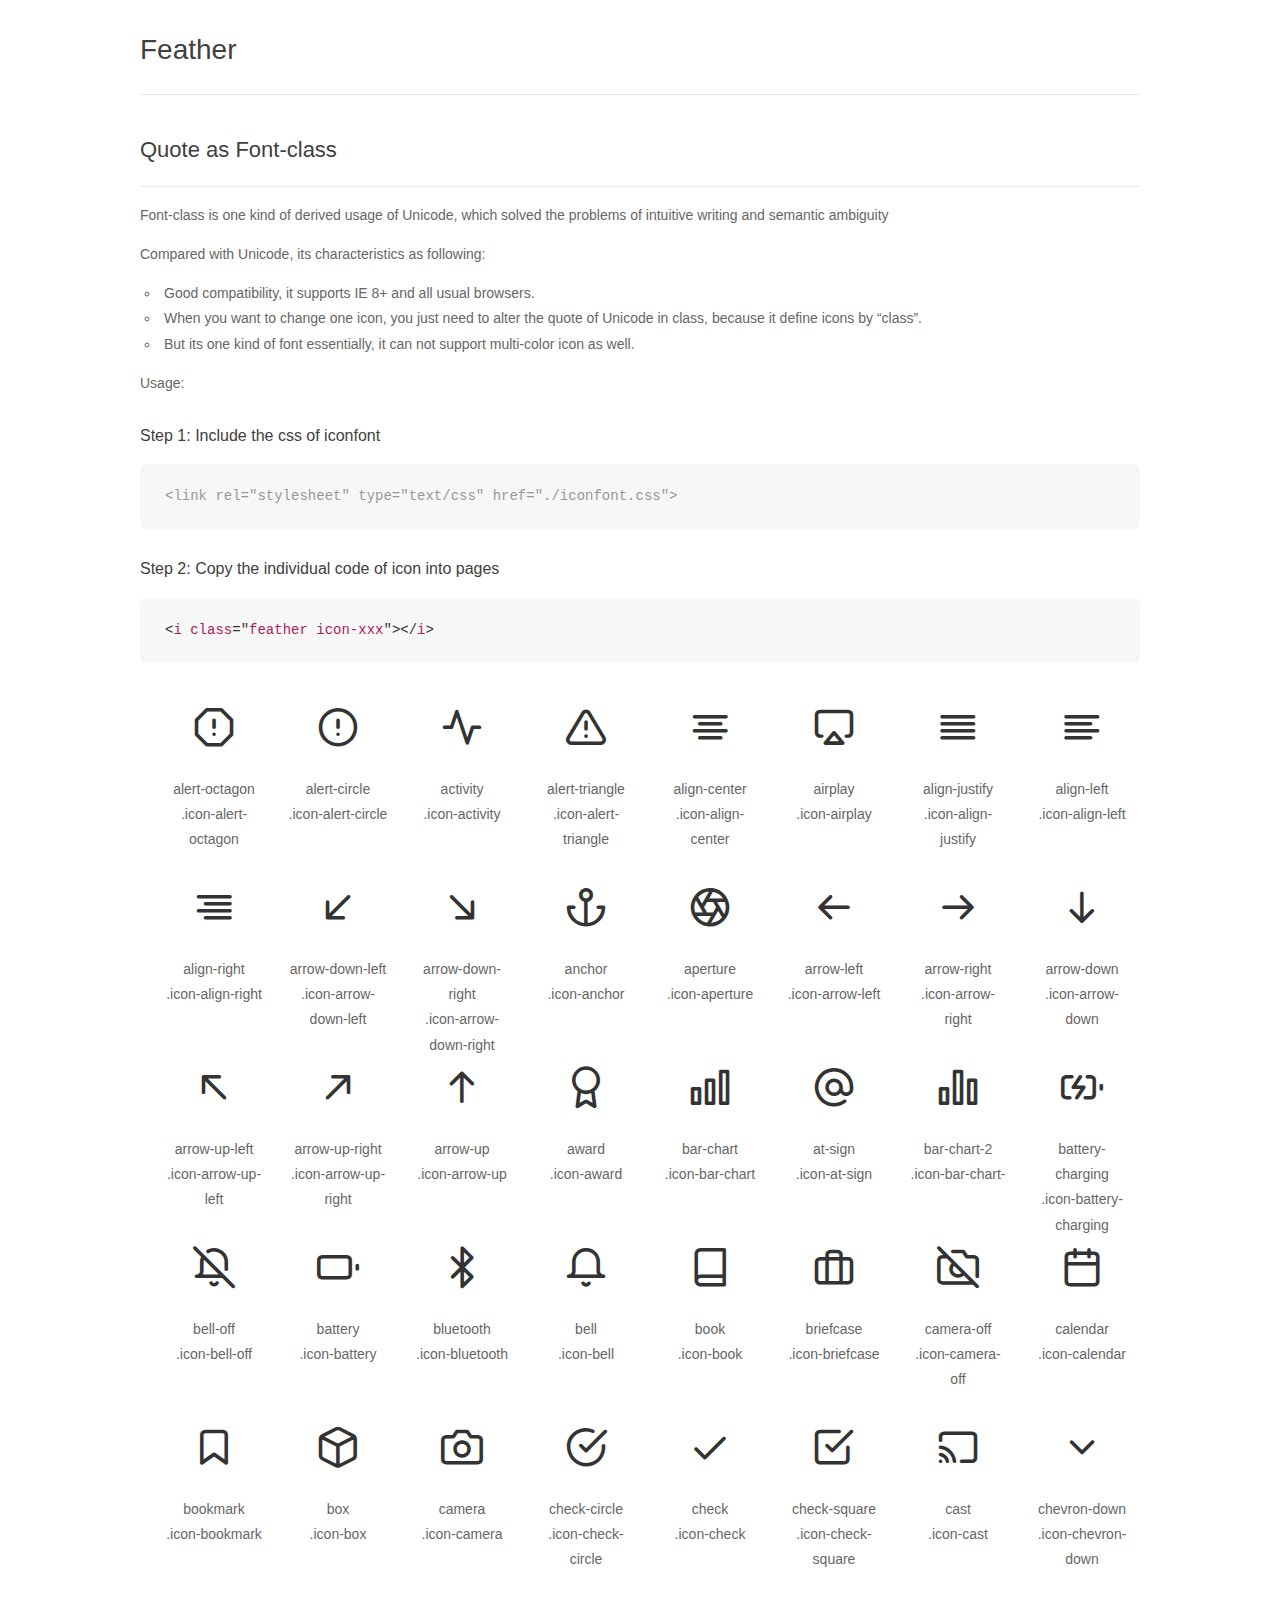
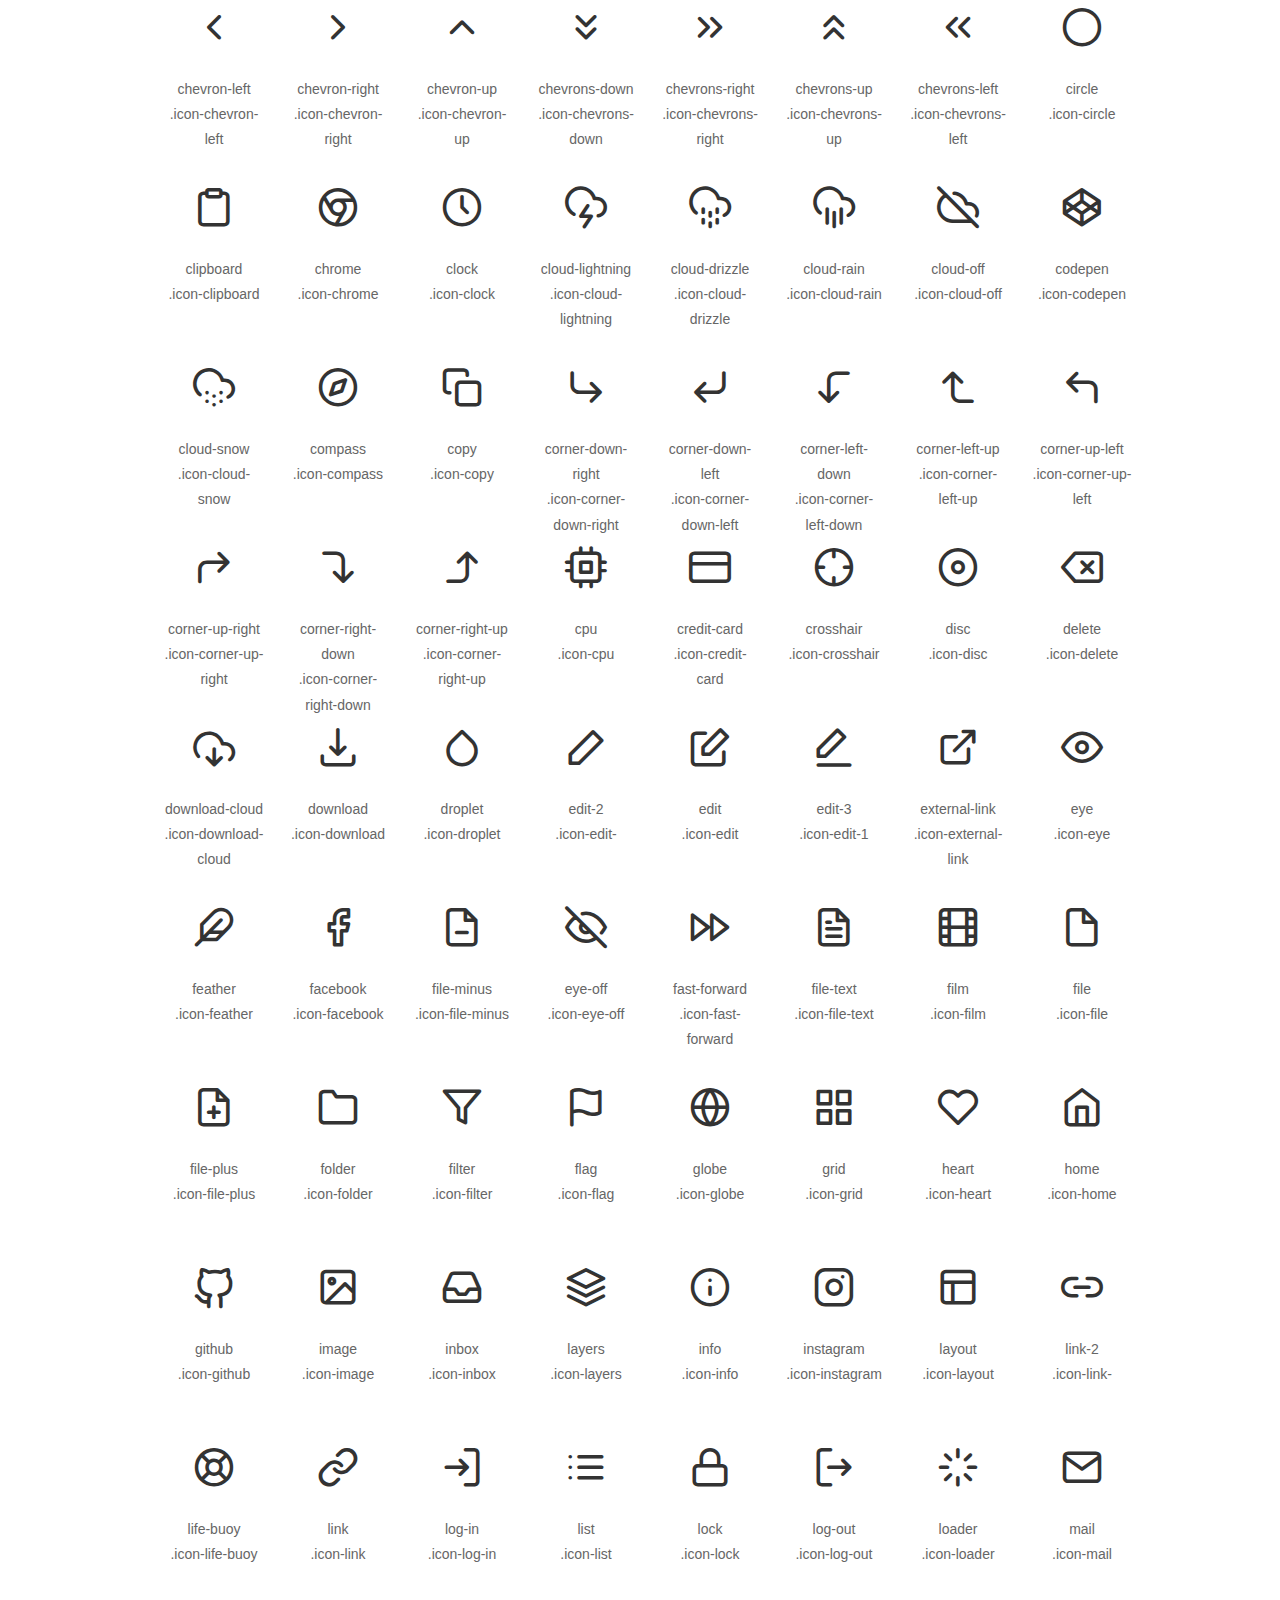
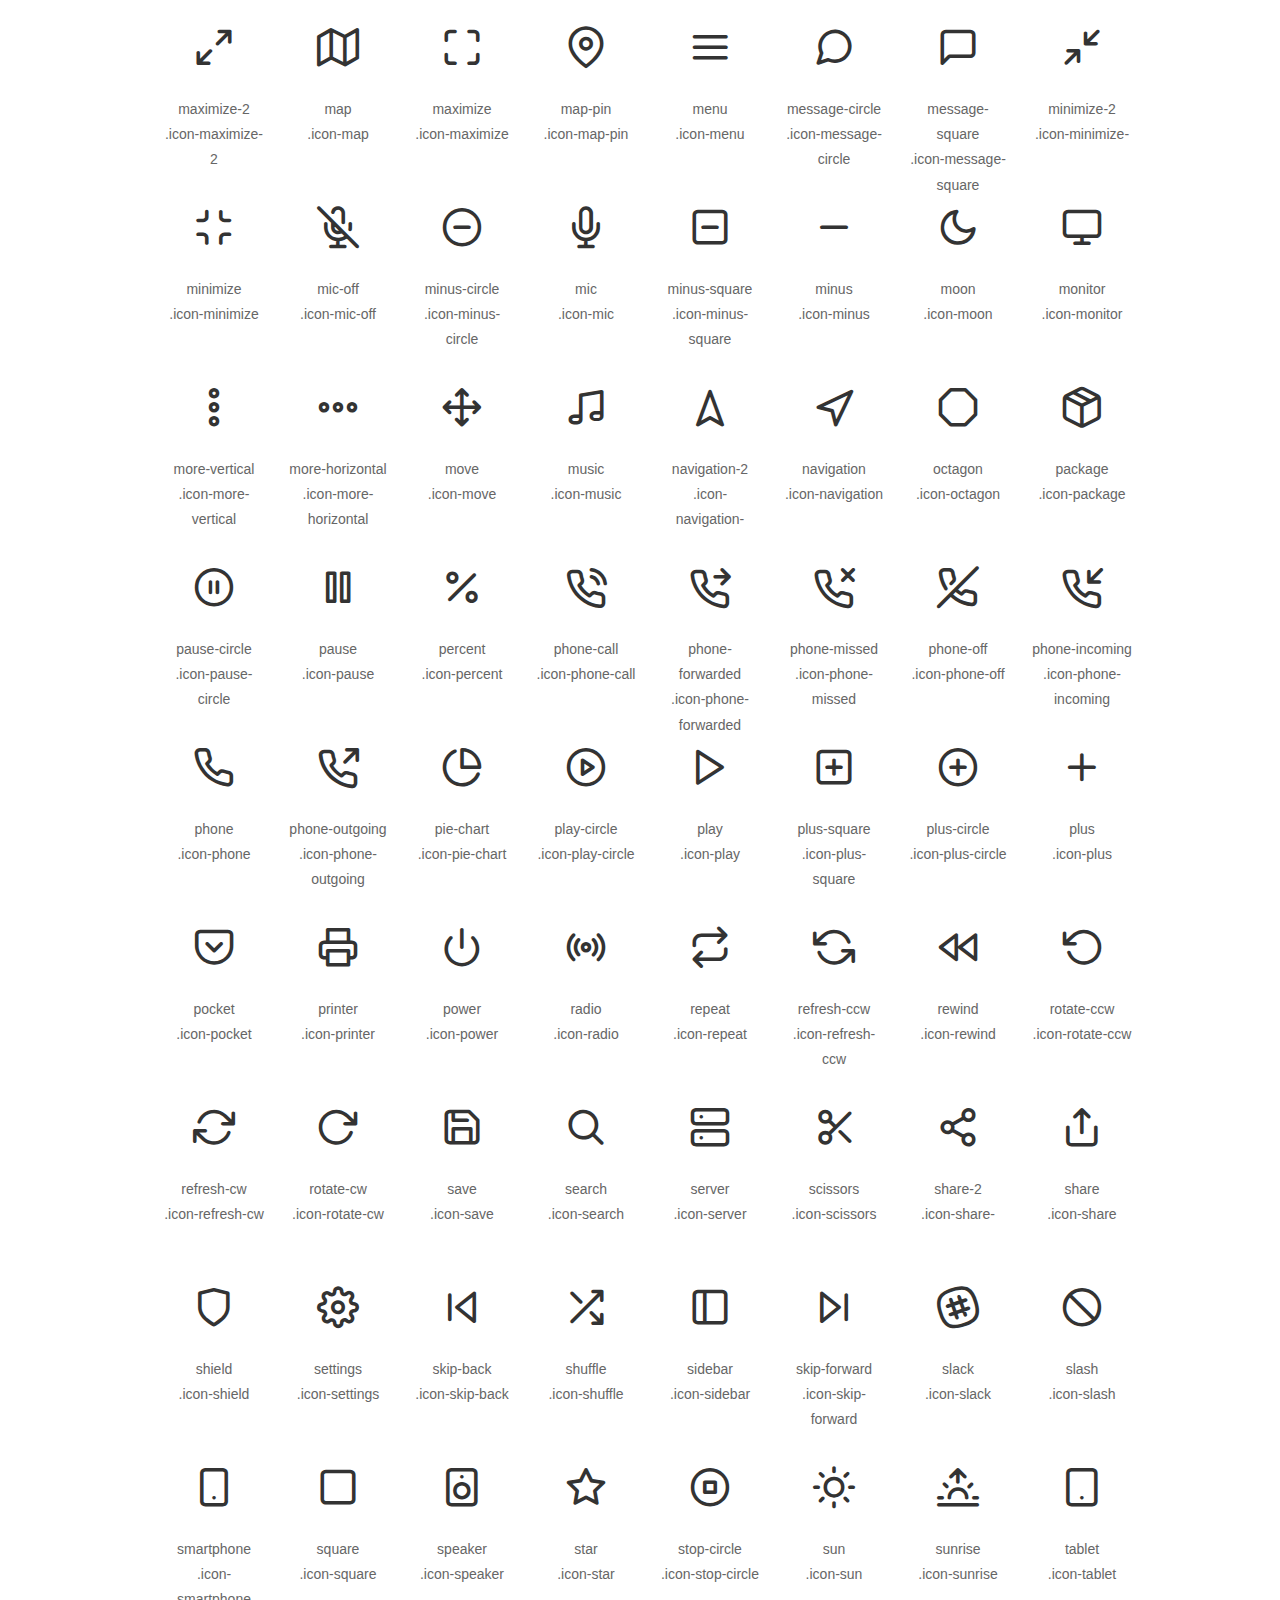
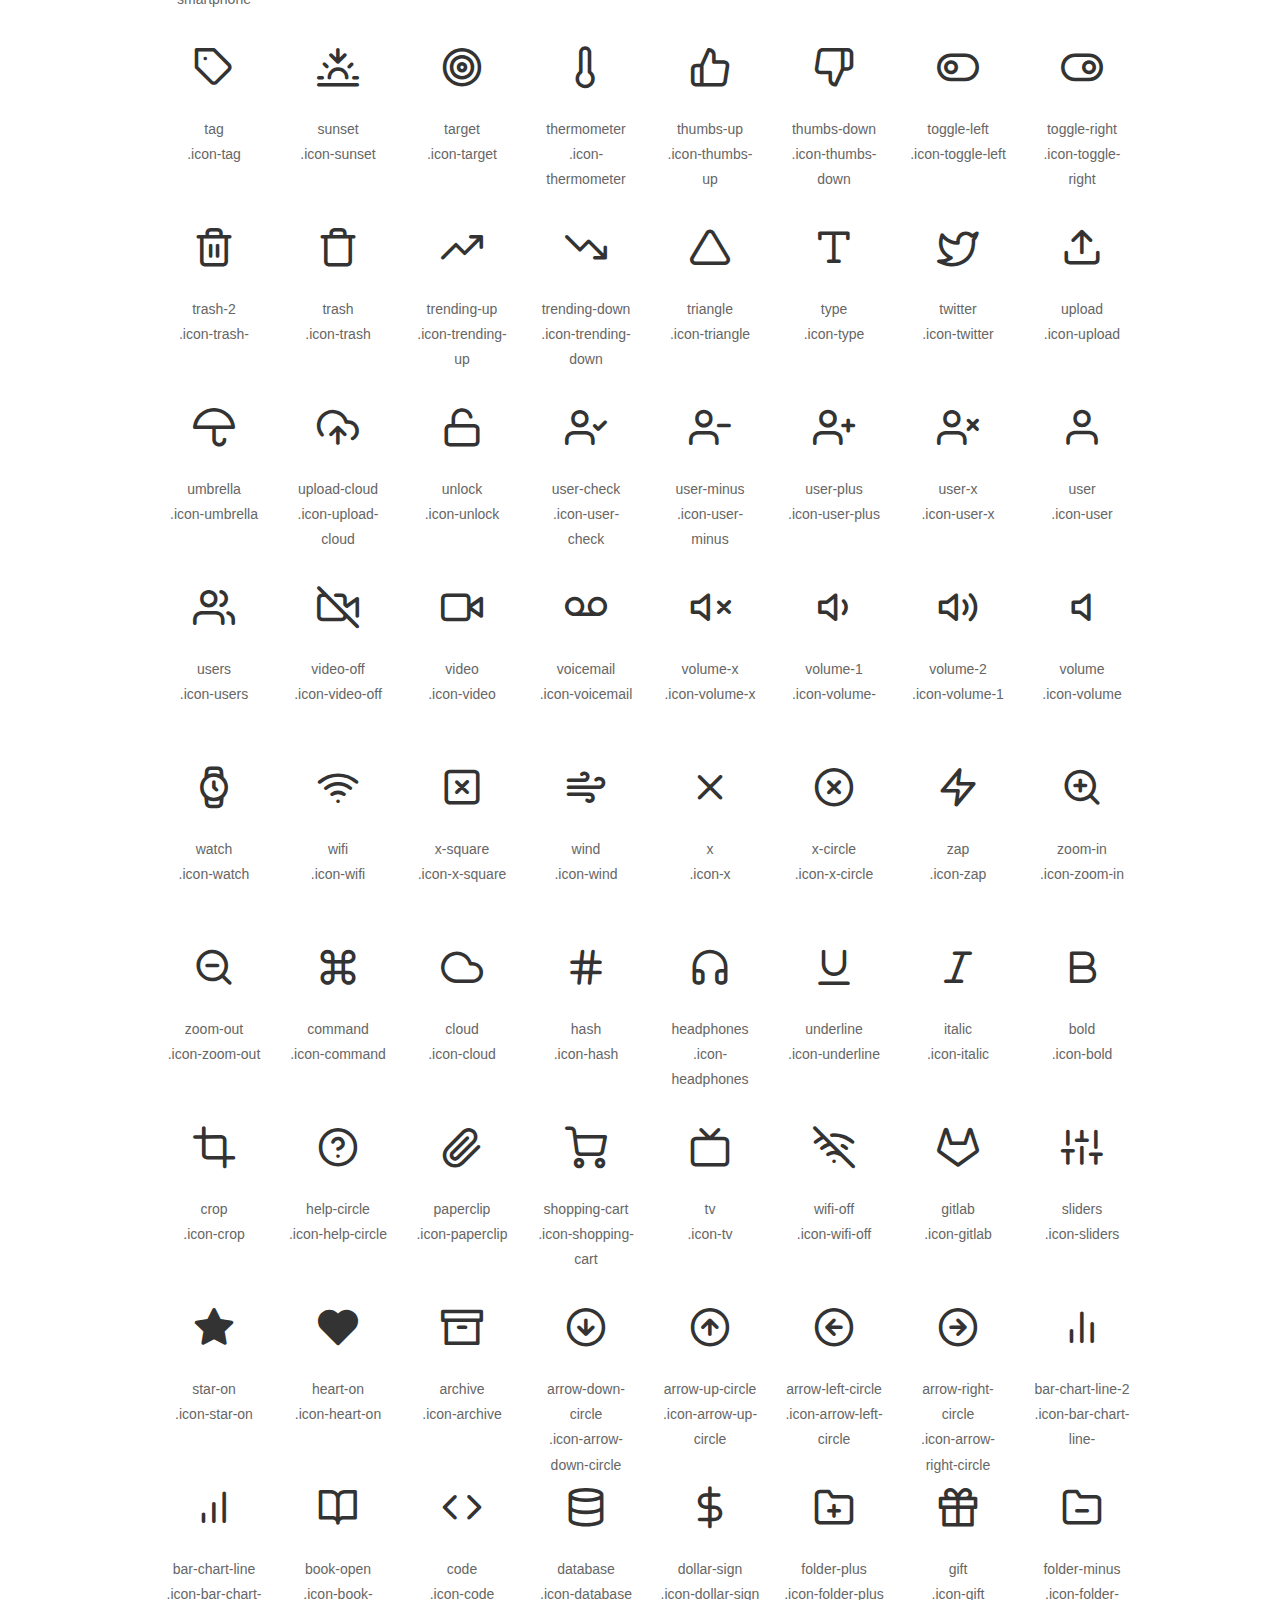
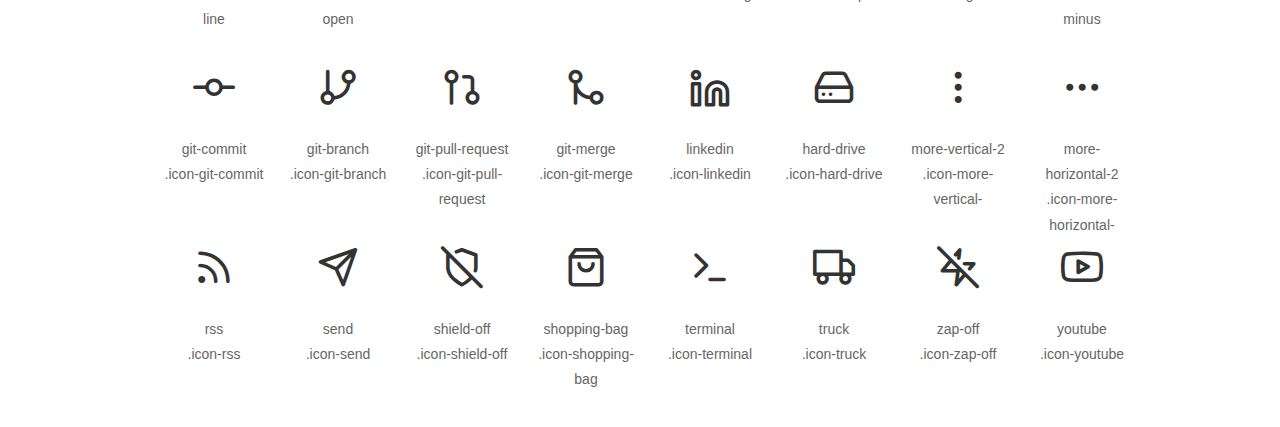
<file: assets/icons/feather/examples/index.html>
<!DOCTYPE html>
<html>
<head>
  <meta charset="utf-8" />
  <title>IconFont</title>
  <link rel="stylesheet" href="index.css">
  <link rel="stylesheet" href="../css/iconfont.css">
</head>
<body>
  <div class="main markdown">
    <h1>Feather</h1>
    <hr>
    
    <h2 id="font-class-">Quote as Font-class</h2>
    <hr>

    <p>Font-class is one kind of derived usage of Unicode, which solved the problems of intuitive writing and semantic ambiguity</p>
    <p>Compared with Unicode, its characteristics as following:</p>
    <ul>
      <li>Good compatibility, it supports IE 8+ and all usual browsers.</li>
      <li>When you want to change one icon, you just need to alter the quote of Unicode in class, because it define icons by “class”.</li>
      <li>But its one kind of font essentially, it can not support multi-color icon as well.</li>
    </ul>

    <p>Usage:</p>

    <h3 id="-fontclass-">Step 1: Include the css of iconfont</h3>
    <pre><code class="lang-js hljs javascript"><span class="hljs-comment">&lt;link rel="stylesheet" type="text/css" href="./iconfont.css"&gt;</span></code></pre>
    
    <h3 id="-">Step 2: Copy the individual code of icon into pages</h3>
    <pre><code class="lang-css hljs">&lt;<span class="hljs-selector-tag">i</span> <span class="hljs-selector-tag">class</span>="<span class="hljs-selector-tag">feather</span> <span class="hljs-selector-tag">icon-xxx</span>"&gt;&lt;/<span class="hljs-selector-tag">i</span>&gt;</code></pre>

    <ul class="icon_lists clear">

      <li>
        <i class="icon feather icon-alert-octagon"></i>
        <div class="name">alert-octagon</div>
        <div class="fontclass">.icon-alert-octagon</div>
      </li>

      <li>
        <i class="icon feather icon-alert-circle"></i>
        <div class="name">alert-circle</div>
        <div class="fontclass">.icon-alert-circle</div>
      </li>

      <li>
        <i class="icon feather icon-activity"></i>
        <div class="name">activity</div>
        <div class="fontclass">.icon-activity</div>
      </li>

      <li>
        <i class="icon feather icon-alert-triangle"></i>
        <div class="name">alert-triangle</div>
        <div class="fontclass">.icon-alert-triangle</div>
      </li>

      <li>
        <i class="icon feather icon-align-center"></i>
        <div class="name">align-center</div>
        <div class="fontclass">.icon-align-center</div>
      </li>

      <li>
        <i class="icon feather icon-airplay"></i>
        <div class="name">airplay</div>
        <div class="fontclass">.icon-airplay</div>
      </li>

      <li>
        <i class="icon feather icon-align-justify"></i>
        <div class="name">align-justify</div>
        <div class="fontclass">.icon-align-justify</div>
      </li>

      <li>
        <i class="icon feather icon-align-left"></i>
        <div class="name">align-left</div>
        <div class="fontclass">.icon-align-left</div>
      </li>

      <li>
        <i class="icon feather icon-align-right"></i>
        <div class="name">align-right</div>
        <div class="fontclass">.icon-align-right</div>
      </li>

      <li>
        <i class="icon feather icon-arrow-down-left"></i>
        <div class="name">arrow-down-left</div>
        <div class="fontclass">.icon-arrow-down-left</div>
      </li>

      <li>
        <i class="icon feather icon-arrow-down-right"></i>
        <div class="name">arrow-down-right</div>
        <div class="fontclass">.icon-arrow-down-right</div>
      </li>

      <li>
        <i class="icon feather icon-anchor"></i>
        <div class="name">anchor</div>
        <div class="fontclass">.icon-anchor</div>
      </li>

      <li>
        <i class="icon feather icon-aperture"></i>
        <div class="name">aperture</div>
        <div class="fontclass">.icon-aperture</div>
      </li>

      <li>
        <i class="icon feather icon-arrow-left"></i>
        <div class="name">arrow-left</div>
        <div class="fontclass">.icon-arrow-left</div>
      </li>

      <li>
        <i class="icon feather icon-arrow-right"></i>
        <div class="name">arrow-right</div>
        <div class="fontclass">.icon-arrow-right</div>
      </li>

      <li>
        <i class="icon feather icon-arrow-down"></i>
        <div class="name">arrow-down</div>
        <div class="fontclass">.icon-arrow-down</div>
      </li>

      <li>
        <i class="icon feather icon-arrow-up-left"></i>
        <div class="name">arrow-up-left</div>
        <div class="fontclass">.icon-arrow-up-left</div>
      </li>

      <li>
        <i class="icon feather icon-arrow-up-right"></i>
        <div class="name">arrow-up-right</div>
        <div class="fontclass">.icon-arrow-up-right</div>
      </li>

      <li>
        <i class="icon feather icon-arrow-up"></i>
        <div class="name">arrow-up</div>
        <div class="fontclass">.icon-arrow-up</div>
      </li>

      <li>
        <i class="icon feather icon-award"></i>
        <div class="name">award</div>
        <div class="fontclass">.icon-award</div>
      </li>

      <li>
        <i class="icon feather icon-bar-chart"></i>
        <div class="name">bar-chart</div>
        <div class="fontclass">.icon-bar-chart</div>
      </li>

      <li>
        <i class="icon feather icon-at-sign"></i>
        <div class="name">at-sign</div>
        <div class="fontclass">.icon-at-sign</div>
      </li>

      <li>
        <i class="icon feather icon-bar-chart-2"></i>
        <div class="name">bar-chart-2</div>
        <div class="fontclass">.icon-bar-chart-</div>
      </li>

      <li>
        <i class="icon feather icon-battery-charging"></i>
        <div class="name">battery-charging</div>
        <div class="fontclass">.icon-battery-charging</div>
      </li>

      <li>
        <i class="icon feather icon-bell-off"></i>
        <div class="name">bell-off</div>
        <div class="fontclass">.icon-bell-off</div>
      </li>

      <li>
        <i class="icon feather icon-battery"></i>
        <div class="name">battery</div>
        <div class="fontclass">.icon-battery</div>
      </li>

      <li>
        <i class="icon feather icon-bluetooth"></i>
        <div class="name">bluetooth</div>
        <div class="fontclass">.icon-bluetooth</div>
      </li>

      <li>
        <i class="icon feather icon-bell"></i>
        <div class="name">bell</div>
        <div class="fontclass">.icon-bell</div>
      </li>

      <li>
        <i class="icon feather icon-book"></i>
        <div class="name">book</div>
        <div class="fontclass">.icon-book</div>
      </li>

      <li>
        <i class="icon feather icon-briefcase"></i>
        <div class="name">briefcase</div>
        <div class="fontclass">.icon-briefcase</div>
      </li>

      <li>
        <i class="icon feather icon-camera-off"></i>
        <div class="name">camera-off</div>
        <div class="fontclass">.icon-camera-off</div>
      </li>

      <li>
        <i class="icon feather icon-calendar"></i>
        <div class="name">calendar</div>
        <div class="fontclass">.icon-calendar</div>
      </li>

      <li>
        <i class="icon feather icon-bookmark"></i>
        <div class="name">bookmark</div>
        <div class="fontclass">.icon-bookmark</div>
      </li>

      <li>
        <i class="icon feather icon-box"></i>
        <div class="name">box</div>
        <div class="fontclass">.icon-box</div>
      </li>

      <li>
        <i class="icon feather icon-camera"></i>
        <div class="name">camera</div>
        <div class="fontclass">.icon-camera</div>
      </li>

      <li>
        <i class="icon feather icon-check-circle"></i>
        <div class="name">check-circle</div>
        <div class="fontclass">.icon-check-circle</div>
      </li>

      <li>
        <i class="icon feather icon-check"></i>
        <div class="name">check</div>
        <div class="fontclass">.icon-check</div>
      </li>

      <li>
        <i class="icon feather icon-check-square"></i>
        <div class="name">check-square</div>
        <div class="fontclass">.icon-check-square</div>
      </li>

      <li>
        <i class="icon feather icon-cast"></i>
        <div class="name">cast</div>
        <div class="fontclass">.icon-cast</div>
      </li>

      <li>
        <i class="icon feather icon-chevron-down"></i>
        <div class="name">chevron-down</div>
        <div class="fontclass">.icon-chevron-down</div>
      </li>

      <li>
        <i class="icon feather icon-chevron-left"></i>
        <div class="name">chevron-left</div>
        <div class="fontclass">.icon-chevron-left</div>
      </li>

      <li>
        <i class="icon feather icon-chevron-right"></i>
        <div class="name">chevron-right</div>
        <div class="fontclass">.icon-chevron-right</div>
      </li>

      <li>
        <i class="icon feather icon-chevron-up"></i>
        <div class="name">chevron-up</div>
        <div class="fontclass">.icon-chevron-up</div>
      </li>

      <li>
        <i class="icon feather icon-chevrons-down"></i>
        <div class="name">chevrons-down</div>
        <div class="fontclass">.icon-chevrons-down</div>
      </li>

      <li>
        <i class="icon feather icon-chevrons-right"></i>
        <div class="name">chevrons-right</div>
        <div class="fontclass">.icon-chevrons-right</div>
      </li>

      <li>
        <i class="icon feather icon-chevrons-up"></i>
        <div class="name">chevrons-up</div>
        <div class="fontclass">.icon-chevrons-up</div>
      </li>

      <li>
        <i class="icon feather icon-chevrons-left"></i>
        <div class="name">chevrons-left</div>
        <div class="fontclass">.icon-chevrons-left</div>
      </li>

      <li>
        <i class="icon feather icon-circle"></i>
        <div class="name">circle</div>
        <div class="fontclass">.icon-circle</div>
      </li>

      <li>
        <i class="icon feather icon-clipboard"></i>
        <div class="name">clipboard</div>
        <div class="fontclass">.icon-clipboard</div>
      </li>

      <li>
        <i class="icon feather icon-chrome"></i>
        <div class="name">chrome</div>
        <div class="fontclass">.icon-chrome</div>
      </li>

      <li>
        <i class="icon feather icon-clock"></i>
        <div class="name">clock</div>
        <div class="fontclass">.icon-clock</div>
      </li>

      <li>
        <i class="icon feather icon-cloud-lightning"></i>
        <div class="name">cloud-lightning</div>
        <div class="fontclass">.icon-cloud-lightning</div>
      </li>

      <li>
        <i class="icon feather icon-cloud-drizzle"></i>
        <div class="name">cloud-drizzle</div>
        <div class="fontclass">.icon-cloud-drizzle</div>
      </li>

      <li>
        <i class="icon feather icon-cloud-rain"></i>
        <div class="name">cloud-rain</div>
        <div class="fontclass">.icon-cloud-rain</div>
      </li>

      <li>
        <i class="icon feather icon-cloud-off"></i>
        <div class="name">cloud-off</div>
        <div class="fontclass">.icon-cloud-off</div>
      </li>

      <li>
        <i class="icon feather icon-codepen"></i>
        <div class="name">codepen</div>
        <div class="fontclass">.icon-codepen</div>
      </li>

      <li>
        <i class="icon feather icon-cloud-snow"></i>
        <div class="name">cloud-snow</div>
        <div class="fontclass">.icon-cloud-snow</div>
      </li>

      <li>
        <i class="icon feather icon-compass"></i>
        <div class="name">compass</div>
        <div class="fontclass">.icon-compass</div>
      </li>

      <li>
        <i class="icon feather icon-copy"></i>
        <div class="name">copy</div>
        <div class="fontclass">.icon-copy</div>
      </li>

      <li>
        <i class="icon feather icon-corner-down-right"></i>
        <div class="name">corner-down-right</div>
        <div class="fontclass">.icon-corner-down-right</div>
      </li>

      <li>
        <i class="icon feather icon-corner-down-left"></i>
        <div class="name">corner-down-left</div>
        <div class="fontclass">.icon-corner-down-left</div>
      </li>

      <li>
        <i class="icon feather icon-corner-left-down"></i>
        <div class="name">corner-left-down</div>
        <div class="fontclass">.icon-corner-left-down</div>
      </li>

      <li>
        <i class="icon feather icon-corner-left-up"></i>
        <div class="name">corner-left-up</div>
        <div class="fontclass">.icon-corner-left-up</div>
      </li>

      <li>
        <i class="icon feather icon-corner-up-left"></i>
        <div class="name">corner-up-left</div>
        <div class="fontclass">.icon-corner-up-left</div>
      </li>

      <li>
        <i class="icon feather icon-corner-up-right"></i>
        <div class="name">corner-up-right</div>
        <div class="fontclass">.icon-corner-up-right</div>
      </li>

      <li>
        <i class="icon feather icon-corner-right-down"></i>
        <div class="name">corner-right-down</div>
        <div class="fontclass">.icon-corner-right-down</div>
      </li>

      <li>
        <i class="icon feather icon-corner-right-up"></i>
        <div class="name">corner-right-up</div>
        <div class="fontclass">.icon-corner-right-up</div>
      </li>

      <li>
        <i class="icon feather icon-cpu"></i>
        <div class="name">cpu</div>
        <div class="fontclass">.icon-cpu</div>
      </li>

      <li>
        <i class="icon feather icon-credit-card"></i>
        <div class="name">credit-card</div>
        <div class="fontclass">.icon-credit-card</div>
      </li>

      <li>
        <i class="icon feather icon-crosshair"></i>
        <div class="name">crosshair</div>
        <div class="fontclass">.icon-crosshair</div>
      </li>

      <li>
        <i class="icon feather icon-disc"></i>
        <div class="name">disc</div>
        <div class="fontclass">.icon-disc</div>
      </li>

      <li>
        <i class="icon feather icon-delete"></i>
        <div class="name">delete</div>
        <div class="fontclass">.icon-delete</div>
      </li>

      <li>
        <i class="icon feather icon-download-cloud"></i>
        <div class="name">download-cloud</div>
        <div class="fontclass">.icon-download-cloud</div>
      </li>

      <li>
        <i class="icon feather icon-download"></i>
        <div class="name">download</div>
        <div class="fontclass">.icon-download</div>
      </li>

      <li>
        <i class="icon feather icon-droplet"></i>
        <div class="name">droplet</div>
        <div class="fontclass">.icon-droplet</div>
      </li>

      <li>
        <i class="icon feather icon-edit-2"></i>
        <div class="name">edit-2</div>
        <div class="fontclass">.icon-edit-</div>
      </li>

      <li>
        <i class="icon feather icon-edit"></i>
        <div class="name">edit</div>
        <div class="fontclass">.icon-edit</div>
      </li>

      <li>
        <i class="icon feather icon-edit-1"></i>
        <div class="name">edit-3</div>
        <div class="fontclass">.icon-edit-1</div>
      </li>

      <li>
        <i class="icon feather icon-external-link"></i>
        <div class="name">external-link</div>
        <div class="fontclass">.icon-external-link</div>
      </li>

      <li>
        <i class="icon feather icon-eye"></i>
        <div class="name">eye</div>
        <div class="fontclass">.icon-eye</div>
      </li>

      <li>
        <i class="icon feather icon-feather"></i>
        <div class="name">feather</div>
        <div class="fontclass">.icon-feather</div>
      </li>

      <li>
        <i class="icon feather icon-facebook"></i>
        <div class="name">facebook</div>
        <div class="fontclass">.icon-facebook</div>
      </li>

      <li>
        <i class="icon feather icon-file-minus"></i>
        <div class="name">file-minus</div>
        <div class="fontclass">.icon-file-minus</div>
      </li>

      <li>
        <i class="icon feather icon-eye-off"></i>
        <div class="name">eye-off</div>
        <div class="fontclass">.icon-eye-off</div>
      </li>

      <li>
        <i class="icon feather icon-fast-forward"></i>
        <div class="name">fast-forward</div>
        <div class="fontclass">.icon-fast-forward</div>
      </li>

      <li>
        <i class="icon feather icon-file-text"></i>
        <div class="name">file-text</div>
        <div class="fontclass">.icon-file-text</div>
      </li>

      <li>
        <i class="icon feather icon-film"></i>
        <div class="name">film</div>
        <div class="fontclass">.icon-film</div>
      </li>

      <li>
        <i class="icon feather icon-file"></i>
        <div class="name">file</div>
        <div class="fontclass">.icon-file</div>
      </li>

      <li>
        <i class="icon feather icon-file-plus"></i>
        <div class="name">file-plus</div>
        <div class="fontclass">.icon-file-plus</div>
      </li>

      <li>
        <i class="icon feather icon-folder"></i>
        <div class="name">folder</div>
        <div class="fontclass">.icon-folder</div>
      </li>

      <li>
        <i class="icon feather icon-filter"></i>
        <div class="name">filter</div>
        <div class="fontclass">.icon-filter</div>
      </li>

      <li>
        <i class="icon feather icon-flag"></i>
        <div class="name">flag</div>
        <div class="fontclass">.icon-flag</div>
      </li>

      <li>
        <i class="icon feather icon-globe"></i>
        <div class="name">globe</div>
        <div class="fontclass">.icon-globe</div>
      </li>

      <li>
        <i class="icon feather icon-grid"></i>
        <div class="name">grid</div>
        <div class="fontclass">.icon-grid</div>
      </li>

      <li>
        <i class="icon feather icon-heart"></i>
        <div class="name">heart</div>
        <div class="fontclass">.icon-heart</div>
      </li>

      <li>
        <i class="icon feather icon-home"></i>
        <div class="name">home</div>
        <div class="fontclass">.icon-home</div>
      </li>

      <li>
        <i class="icon feather icon-github"></i>
        <div class="name">github</div>
        <div class="fontclass">.icon-github</div>
      </li>

      <li>
        <i class="icon feather icon-image"></i>
        <div class="name">image</div>
        <div class="fontclass">.icon-image</div>
      </li>

      <li>
        <i class="icon feather icon-inbox"></i>
        <div class="name">inbox</div>
        <div class="fontclass">.icon-inbox</div>
      </li>

      <li>
        <i class="icon feather icon-layers"></i>
        <div class="name">layers</div>
        <div class="fontclass">.icon-layers</div>
      </li>

      <li>
        <i class="icon feather icon-info"></i>
        <div class="name">info</div>
        <div class="fontclass">.icon-info</div>
      </li>

      <li>
        <i class="icon feather icon-instagram"></i>
        <div class="name">instagram</div>
        <div class="fontclass">.icon-instagram</div>
      </li>

      <li>
        <i class="icon feather icon-layout"></i>
        <div class="name">layout</div>
        <div class="fontclass">.icon-layout</div>
      </li>

      <li>
        <i class="icon feather icon-link-2"></i>
        <div class="name">link-2</div>
        <div class="fontclass">.icon-link-</div>
      </li>

      <li>
        <i class="icon feather icon-life-buoy"></i>
        <div class="name">life-buoy</div>
        <div class="fontclass">.icon-life-buoy</div>
      </li>

      <li>
        <i class="icon feather icon-link"></i>
        <div class="name">link</div>
        <div class="fontclass">.icon-link</div>
      </li>

      <li>
        <i class="icon feather icon-log-in"></i>
        <div class="name">log-in</div>
        <div class="fontclass">.icon-log-in</div>
      </li>

      <li>
        <i class="icon feather icon-list"></i>
        <div class="name">list</div>
        <div class="fontclass">.icon-list</div>
      </li>

      <li>
        <i class="icon feather icon-lock"></i>
        <div class="name">lock</div>
        <div class="fontclass">.icon-lock</div>
      </li>

      <li>
        <i class="icon feather icon-log-out"></i>
        <div class="name">log-out</div>
        <div class="fontclass">.icon-log-out</div>
      </li>

      <li>
        <i class="icon feather icon-loader"></i>
        <div class="name">loader</div>
        <div class="fontclass">.icon-loader</div>
      </li>

      <li>
        <i class="icon feather icon-mail"></i>
        <div class="name">mail</div>
        <div class="fontclass">.icon-mail</div>
      </li>

      <li>
        <i class="icon feather icon-maximize-2"></i>
        <div class="name">maximize-2</div>
        <div class="fontclass">.icon-maximize-2</div>
      </li>

      <li>
        <i class="icon feather icon-map"></i>
        <div class="name">map</div>
        <div class="fontclass">.icon-map</div>
      </li>

      <li>
        <i class="icon feather icon-maximize"></i>
        <div class="name">maximize</div>
        <div class="fontclass">.icon-maximize</div>
      </li>

      <li>
        <i class="icon feather icon-map-pin"></i>
        <div class="name">map-pin</div>
        <div class="fontclass">.icon-map-pin</div>
      </li>

      <li>
        <i class="icon feather icon-menu"></i>
        <div class="name">menu</div>
        <div class="fontclass">.icon-menu</div>
      </li>

      <li>
        <i class="icon feather icon-message-circle"></i>
        <div class="name">message-circle</div>
        <div class="fontclass">.icon-message-circle</div>
      </li>

      <li>
        <i class="icon feather icon-message-square"></i>
        <div class="name">message-square</div>
        <div class="fontclass">.icon-message-square</div>
      </li>

      <li>
        <i class="icon feather icon-minimize-2"></i>
        <div class="name">minimize-2</div>
        <div class="fontclass">.icon-minimize-</div>
      </li>

      <li>
        <i class="icon feather icon-minimize"></i>
        <div class="name">minimize</div>
        <div class="fontclass">.icon-minimize</div>
      </li>

      <li>
        <i class="icon feather icon-mic-off"></i>
        <div class="name">mic-off</div>
        <div class="fontclass">.icon-mic-off</div>
      </li>

      <li>
        <i class="icon feather icon-minus-circle"></i>
        <div class="name">minus-circle</div>
        <div class="fontclass">.icon-minus-circle</div>
      </li>

      <li>
        <i class="icon feather icon-mic"></i>
        <div class="name">mic</div>
        <div class="fontclass">.icon-mic</div>
      </li>

      <li>
        <i class="icon feather icon-minus-square"></i>
        <div class="name">minus-square</div>
        <div class="fontclass">.icon-minus-square</div>
      </li>

      <li>
        <i class="icon feather icon-minus"></i>
        <div class="name">minus</div>
        <div class="fontclass">.icon-minus</div>
      </li>

      <li>
        <i class="icon feather icon-moon"></i>
        <div class="name">moon</div>
        <div class="fontclass">.icon-moon</div>
      </li>

      <li>
        <i class="icon feather icon-monitor"></i>
        <div class="name">monitor</div>
        <div class="fontclass">.icon-monitor</div>
      </li>

      <li>
        <i class="icon feather icon-more-vertical"></i>
        <div class="name">more-vertical</div>
        <div class="fontclass">.icon-more-vertical</div>
      </li>

      <li>
        <i class="icon feather icon-more-horizontal"></i>
        <div class="name">more-horizontal</div>
        <div class="fontclass">.icon-more-horizontal</div>
      </li>

      <li>
        <i class="icon feather icon-move"></i>
        <div class="name">move</div>
        <div class="fontclass">.icon-move</div>
      </li>

      <li>
        <i class="icon feather icon-music"></i>
        <div class="name">music</div>
        <div class="fontclass">.icon-music</div>
      </li>

      <li>
        <i class="icon feather icon-navigation-2"></i>
        <div class="name">navigation-2</div>
        <div class="fontclass">.icon-navigation-</div>
      </li>

      <li>
        <i class="icon feather icon-navigation"></i>
        <div class="name">navigation</div>
        <div class="fontclass">.icon-navigation</div>
      </li>

      <li>
        <i class="icon feather icon-octagon"></i>
        <div class="name">octagon</div>
        <div class="fontclass">.icon-octagon</div>
      </li>

      <li>
        <i class="icon feather icon-package"></i>
        <div class="name">package</div>
        <div class="fontclass">.icon-package</div>
      </li>

      <li>
        <i class="icon feather icon-pause-circle"></i>
        <div class="name">pause-circle</div>
        <div class="fontclass">.icon-pause-circle</div>
      </li>

      <li>
        <i class="icon feather icon-pause"></i>
        <div class="name">pause</div>
        <div class="fontclass">.icon-pause</div>
      </li>

      <li>
        <i class="icon feather icon-percent"></i>
        <div class="name">percent</div>
        <div class="fontclass">.icon-percent</div>
      </li>

      <li>
        <i class="icon feather icon-phone-call"></i>
        <div class="name">phone-call</div>
        <div class="fontclass">.icon-phone-call</div>
      </li>

      <li>
        <i class="icon feather icon-phone-forwarded"></i>
        <div class="name">phone-forwarded</div>
        <div class="fontclass">.icon-phone-forwarded</div>
      </li>

      <li>
        <i class="icon feather icon-phone-missed"></i>
        <div class="name">phone-missed</div>
        <div class="fontclass">.icon-phone-missed</div>
      </li>

      <li>
        <i class="icon feather icon-phone-off"></i>
        <div class="name">phone-off</div>
        <div class="fontclass">.icon-phone-off</div>
      </li>

      <li>
        <i class="icon feather icon-phone-incoming"></i>
        <div class="name">phone-incoming</div>
        <div class="fontclass">.icon-phone-incoming</div>
      </li>

      <li>
        <i class="icon feather icon-phone"></i>
        <div class="name">phone</div>
        <div class="fontclass">.icon-phone</div>
      </li>

      <li>
        <i class="icon feather icon-phone-outgoing"></i>
        <div class="name">phone-outgoing</div>
        <div class="fontclass">.icon-phone-outgoing</div>
      </li>

      <li>
        <i class="icon feather icon-pie-chart"></i>
        <div class="name">pie-chart</div>
        <div class="fontclass">.icon-pie-chart</div>
      </li>

      <li>
        <i class="icon feather icon-play-circle"></i>
        <div class="name">play-circle</div>
        <div class="fontclass">.icon-play-circle</div>
      </li>

      <li>
        <i class="icon feather icon-play"></i>
        <div class="name">play</div>
        <div class="fontclass">.icon-play</div>
      </li>

      <li>
        <i class="icon feather icon-plus-square"></i>
        <div class="name">plus-square</div>
        <div class="fontclass">.icon-plus-square</div>
      </li>

      <li>
        <i class="icon feather icon-plus-circle"></i>
        <div class="name">plus-circle</div>
        <div class="fontclass">.icon-plus-circle</div>
      </li>

      <li>
        <i class="icon feather icon-plus"></i>
        <div class="name">plus</div>
        <div class="fontclass">.icon-plus</div>
      </li>

      <li>
        <i class="icon feather icon-pocket"></i>
        <div class="name">pocket</div>
        <div class="fontclass">.icon-pocket</div>
      </li>

      <li>
        <i class="icon feather icon-printer"></i>
        <div class="name">printer</div>
        <div class="fontclass">.icon-printer</div>
      </li>

      <li>
        <i class="icon feather icon-power"></i>
        <div class="name">power</div>
        <div class="fontclass">.icon-power</div>
      </li>

      <li>
        <i class="icon feather icon-radio"></i>
        <div class="name">radio</div>
        <div class="fontclass">.icon-radio</div>
      </li>

      <li>
        <i class="icon feather icon-repeat"></i>
        <div class="name">repeat</div>
        <div class="fontclass">.icon-repeat</div>
      </li>

      <li>
        <i class="icon feather icon-refresh-ccw"></i>
        <div class="name">refresh-ccw</div>
        <div class="fontclass">.icon-refresh-ccw</div>
      </li>

      <li>
        <i class="icon feather icon-rewind"></i>
        <div class="name">rewind</div>
        <div class="fontclass">.icon-rewind</div>
      </li>

      <li>
        <i class="icon feather icon-rotate-ccw"></i>
        <div class="name">rotate-ccw</div>
        <div class="fontclass">.icon-rotate-ccw</div>
      </li>

      <li>
        <i class="icon feather icon-refresh-cw"></i>
        <div class="name">refresh-cw</div>
        <div class="fontclass">.icon-refresh-cw</div>
      </li>

      <li>
        <i class="icon feather icon-rotate-cw"></i>
        <div class="name">rotate-cw</div>
        <div class="fontclass">.icon-rotate-cw</div>
      </li>

      <li>
        <i class="icon feather icon-save"></i>
        <div class="name">save</div>
        <div class="fontclass">.icon-save</div>
      </li>

      <li>
        <i class="icon feather icon-search"></i>
        <div class="name">search</div>
        <div class="fontclass">.icon-search</div>
      </li>

      <li>
        <i class="icon feather icon-server"></i>
        <div class="name">server</div>
        <div class="fontclass">.icon-server</div>
      </li>

      <li>
        <i class="icon feather icon-scissors"></i>
        <div class="name">scissors</div>
        <div class="fontclass">.icon-scissors</div>
      </li>

      <li>
        <i class="icon feather icon-share-2"></i>
        <div class="name">share-2</div>
        <div class="fontclass">.icon-share-</div>
      </li>

      <li>
        <i class="icon feather icon-share"></i>
        <div class="name">share</div>
        <div class="fontclass">.icon-share</div>
      </li>

      <li>
        <i class="icon feather icon-shield"></i>
        <div class="name">shield</div>
        <div class="fontclass">.icon-shield</div>
      </li>

      <li>
        <i class="icon feather icon-settings"></i>
        <div class="name">settings</div>
        <div class="fontclass">.icon-settings</div>
      </li>

      <li>
        <i class="icon feather icon-skip-back"></i>
        <div class="name">skip-back</div>
        <div class="fontclass">.icon-skip-back</div>
      </li>

      <li>
        <i class="icon feather icon-shuffle"></i>
        <div class="name">shuffle</div>
        <div class="fontclass">.icon-shuffle</div>
      </li>

      <li>
        <i class="icon feather icon-sidebar"></i>
        <div class="name">sidebar</div>
        <div class="fontclass">.icon-sidebar</div>
      </li>

      <li>
        <i class="icon feather icon-skip-forward"></i>
        <div class="name">skip-forward</div>
        <div class="fontclass">.icon-skip-forward</div>
      </li>

      <li>
        <i class="icon feather icon-slack"></i>
        <div class="name">slack</div>
        <div class="fontclass">.icon-slack</div>
      </li>

      <li>
        <i class="icon feather icon-slash"></i>
        <div class="name">slash</div>
        <div class="fontclass">.icon-slash</div>
      </li>

      <li>
        <i class="icon feather icon-smartphone"></i>
        <div class="name">smartphone</div>
        <div class="fontclass">.icon-smartphone</div>
      </li>

      <li>
        <i class="icon feather icon-square"></i>
        <div class="name">square</div>
        <div class="fontclass">.icon-square</div>
      </li>

      <li>
        <i class="icon feather icon-speaker"></i>
        <div class="name">speaker</div>
        <div class="fontclass">.icon-speaker</div>
      </li>

      <li>
        <i class="icon feather icon-star"></i>
        <div class="name">star</div>
        <div class="fontclass">.icon-star</div>
      </li>

      <li>
        <i class="icon feather icon-stop-circle"></i>
        <div class="name">stop-circle</div>
        <div class="fontclass">.icon-stop-circle</div>
      </li>

      <li>
        <i class="icon feather icon-sun"></i>
        <div class="name">sun</div>
        <div class="fontclass">.icon-sun</div>
      </li>

      <li>
        <i class="icon feather icon-sunrise"></i>
        <div class="name">sunrise</div>
        <div class="fontclass">.icon-sunrise</div>
      </li>

      <li>
        <i class="icon feather icon-tablet"></i>
        <div class="name">tablet</div>
        <div class="fontclass">.icon-tablet</div>
      </li>

      <li>
        <i class="icon feather icon-tag"></i>
        <div class="name">tag</div>
        <div class="fontclass">.icon-tag</div>
      </li>

      <li>
        <i class="icon feather icon-sunset"></i>
        <div class="name">sunset</div>
        <div class="fontclass">.icon-sunset</div>
      </li>

      <li>
        <i class="icon feather icon-target"></i>
        <div class="name">target</div>
        <div class="fontclass">.icon-target</div>
      </li>

      <li>
        <i class="icon feather icon-thermometer"></i>
        <div class="name">thermometer</div>
        <div class="fontclass">.icon-thermometer</div>
      </li>

      <li>
        <i class="icon feather icon-thumbs-up"></i>
        <div class="name">thumbs-up</div>
        <div class="fontclass">.icon-thumbs-up</div>
      </li>

      <li>
        <i class="icon feather icon-thumbs-down"></i>
        <div class="name">thumbs-down</div>
        <div class="fontclass">.icon-thumbs-down</div>
      </li>

      <li>
        <i class="icon feather icon-toggle-left"></i>
        <div class="name">toggle-left</div>
        <div class="fontclass">.icon-toggle-left</div>
      </li>

      <li>
        <i class="icon feather icon-toggle-right"></i>
        <div class="name">toggle-right</div>
        <div class="fontclass">.icon-toggle-right</div>
      </li>

      <li>
        <i class="icon feather icon-trash-2"></i>
        <div class="name">trash-2</div>
        <div class="fontclass">.icon-trash-</div>
      </li>

      <li>
        <i class="icon feather icon-trash"></i>
        <div class="name">trash</div>
        <div class="fontclass">.icon-trash</div>
      </li>

      <li>
        <i class="icon feather icon-trending-up"></i>
        <div class="name">trending-up</div>
        <div class="fontclass">.icon-trending-up</div>
      </li>

      <li>
        <i class="icon feather icon-trending-down"></i>
        <div class="name">trending-down</div>
        <div class="fontclass">.icon-trending-down</div>
      </li>

      <li>
        <i class="icon feather icon-triangle"></i>
        <div class="name">triangle</div>
        <div class="fontclass">.icon-triangle</div>
      </li>

      <li>
        <i class="icon feather icon-type"></i>
        <div class="name">type</div>
        <div class="fontclass">.icon-type</div>
      </li>

      <li>
        <i class="icon feather icon-twitter"></i>
        <div class="name">twitter</div>
        <div class="fontclass">.icon-twitter</div>
      </li>

      <li>
        <i class="icon feather icon-upload"></i>
        <div class="name">upload</div>
        <div class="fontclass">.icon-upload</div>
      </li>

      <li>
        <i class="icon feather icon-umbrella"></i>
        <div class="name">umbrella</div>
        <div class="fontclass">.icon-umbrella</div>
      </li>

      <li>
        <i class="icon feather icon-upload-cloud"></i>
        <div class="name">upload-cloud</div>
        <div class="fontclass">.icon-upload-cloud</div>
      </li>

      <li>
        <i class="icon feather icon-unlock"></i>
        <div class="name">unlock</div>
        <div class="fontclass">.icon-unlock</div>
      </li>

      <li>
        <i class="icon feather icon-user-check"></i>
        <div class="name">user-check</div>
        <div class="fontclass">.icon-user-check</div>
      </li>

      <li>
        <i class="icon feather icon-user-minus"></i>
        <div class="name">user-minus</div>
        <div class="fontclass">.icon-user-minus</div>
      </li>

      <li>
        <i class="icon feather icon-user-plus"></i>
        <div class="name">user-plus</div>
        <div class="fontclass">.icon-user-plus</div>
      </li>

      <li>
        <i class="icon feather icon-user-x"></i>
        <div class="name">user-x</div>
        <div class="fontclass">.icon-user-x</div>
      </li>

      <li>
        <i class="icon feather icon-user"></i>
        <div class="name">user</div>
        <div class="fontclass">.icon-user</div>
      </li>

      <li>
        <i class="icon feather icon-users"></i>
        <div class="name">users</div>
        <div class="fontclass">.icon-users</div>
      </li>

      <li>
        <i class="icon feather icon-video-off"></i>
        <div class="name">video-off</div>
        <div class="fontclass">.icon-video-off</div>
      </li>

      <li>
        <i class="icon feather icon-video"></i>
        <div class="name">video</div>
        <div class="fontclass">.icon-video</div>
      </li>

      <li>
        <i class="icon feather icon-voicemail"></i>
        <div class="name">voicemail</div>
        <div class="fontclass">.icon-voicemail</div>
      </li>

      <li>
        <i class="icon feather icon-volume-x"></i>
        <div class="name">volume-x</div>
        <div class="fontclass">.icon-volume-x</div>
      </li>

      <li>
        <i class="icon feather icon-volume-2"></i>
        <div class="name">volume-1</div>
        <div class="fontclass">.icon-volume-</div>
      </li>

      <li>
        <i class="icon feather icon-volume-1"></i>
        <div class="name">volume-2</div>
        <div class="fontclass">.icon-volume-1</div>
      </li>

      <li>
        <i class="icon feather icon-volume"></i>
        <div class="name">volume</div>
        <div class="fontclass">.icon-volume</div>
      </li>

      <li>
        <i class="icon feather icon-watch"></i>
        <div class="name">watch</div>
        <div class="fontclass">.icon-watch</div>
      </li>

      <li>
        <i class="icon feather icon-wifi"></i>
        <div class="name">wifi</div>
        <div class="fontclass">.icon-wifi</div>
      </li>

      <li>
        <i class="icon feather icon-x-square"></i>
        <div class="name">x-square</div>
        <div class="fontclass">.icon-x-square</div>
      </li>

      <li>
        <i class="icon feather icon-wind"></i>
        <div class="name">wind</div>
        <div class="fontclass">.icon-wind</div>
      </li>

      <li>
        <i class="icon feather icon-x"></i>
        <div class="name">x</div>
        <div class="fontclass">.icon-x</div>
      </li>

      <li>
        <i class="icon feather icon-x-circle"></i>
        <div class="name">x-circle</div>
        <div class="fontclass">.icon-x-circle</div>
      </li>

      <li>
        <i class="icon feather icon-zap"></i>
        <div class="name">zap</div>
        <div class="fontclass">.icon-zap</div>
      </li>

      <li>
        <i class="icon feather icon-zoom-in"></i>
        <div class="name">zoom-in</div>
        <div class="fontclass">.icon-zoom-in</div>
      </li>

      <li>
        <i class="icon feather icon-zoom-out"></i>
        <div class="name">zoom-out</div>
        <div class="fontclass">.icon-zoom-out</div>
      </li>

      <li>
        <i class="icon feather icon-command"></i>
        <div class="name">command</div>
        <div class="fontclass">.icon-command</div>
      </li>

      <li>
        <i class="icon feather icon-cloud"></i>
        <div class="name">cloud</div>
        <div class="fontclass">.icon-cloud</div>
      </li>

      <li>
        <i class="icon feather icon-hash"></i>
        <div class="name">hash</div>
        <div class="fontclass">.icon-hash</div>
      </li>

      <li>
        <i class="icon feather icon-headphones"></i>
        <div class="name">headphones</div>
        <div class="fontclass">.icon-headphones</div>
      </li>

      <li>
        <i class="icon feather icon-underline"></i>
        <div class="name">underline</div>
        <div class="fontclass">.icon-underline</div>
      </li>
      
      <li>
        <i class="icon feather icon-italic"></i>
        <div class="name">italic</div>
        <div class="fontclass">.icon-italic</div>
      </li>
      
      <li>
        <i class="icon feather icon-bold"></i>
        <div class="name">bold</div>
        <div class="fontclass">.icon-bold</div>
      </li>

      <li>
        <i class="icon feather icon-crop"></i>
        <div class="name">crop</div>
        <div class="fontclass">.icon-crop</div>
      </li>
      
      <li>
        <i class="icon feather icon-help-circle"></i>
        <div class="name">help-circle</div>
        <div class="fontclass">.icon-help-circle</div>
      </li>
      
      <li>
        <i class="icon feather icon-paperclip"></i>
        <div class="name">paperclip</div>
        <div class="fontclass">.icon-paperclip</div>
      </li>
      
      <li>
        <i class="icon feather icon-shopping-cart"></i>
        <div class="name">shopping-cart</div>
        <div class="fontclass">.icon-shopping-cart</div>
      </li>
      
      <li>
        <i class="icon feather icon-tv"></i>
        <div class="name">tv</div>
        <div class="fontclass">.icon-tv</div>
      </li>
      
      <li>
        <i class="icon feather icon-wifi-off"></i>
        <div class="name">wifi-off</div>
        <div class="fontclass">.icon-wifi-off</div>
      </li>

      <li>
        <i class="icon feather icon-gitlab"></i>
        <div class="name">gitlab</div>
        <div class="fontclass">.icon-gitlab</div>
      </li>
      
      <li>
        <i class="icon feather icon-sliders"></i>
        <div class="name">sliders</div>
        <div class="fontclass">.icon-sliders</div>
      </li>

      <li>
        <i class="icon feather icon-star-on"></i>
        <div class="name">star-on</div>
        <div class="fontclass">.icon-star-on</div>
      </li>

      <li>
        <i class="icon feather icon-heart-on"></i>
        <div class="name">heart-on</div>
        <div class="fontclass">.icon-heart-on</div>
      </li>

      <li>
        <i class="icon feather icon-archive"></i>
        <div class="name">archive</div>
        <div class="fontclass">.icon-archive</div>
      </li>

      <li>
        <i class="icon feather icon-arrow-down-circle"></i>
        <div class="name">arrow-down-circle</div>
        <div class="fontclass">.icon-arrow-down-circle</div>
      </li>

      <li>
        <i class="icon feather icon-arrow-up-circle"></i>
        <div class="name">arrow-up-circle</div>
        <div class="fontclass">.icon-arrow-up-circle</div>
      </li>

      <li>
        <i class="icon feather icon-arrow-left-circle"></i>
        <div class="name">arrow-left-circle</div>
        <div class="fontclass">.icon-arrow-left-circle</div>
      </li>

      <li>
        <i class="icon feather icon-arrow-right-circle"></i>
        <div class="name">arrow-right-circle</div>
        <div class="fontclass">.icon-arrow-right-circle</div>
      </li>

      <li>
        <i class="icon feather icon-bar-chart-line-"></i>
        <div class="name">bar-chart-line-2</div>
        <div class="fontclass">.icon-bar-chart-line-</div>
      </li>

      <li>
        <i class="icon feather icon-bar-chart-line"></i>
        <div class="name">bar-chart-line</div>
        <div class="fontclass">.icon-bar-chart-line</div>
      </li>

      <li>
        <i class="icon feather icon-book-open"></i>
        <div class="name">book-open</div>
        <div class="fontclass">.icon-book-open</div>
      </li>

      <li>
        <i class="icon feather icon-code"></i>
        <div class="name">code</div>
        <div class="fontclass">.icon-code</div>
      </li>

      <li>
        <i class="icon feather icon-database"></i>
        <div class="name">database</div>
        <div class="fontclass">.icon-database</div>
      </li>

      <li>
        <i class="icon feather icon-dollar-sign"></i>
        <div class="name">dollar-sign</div>
        <div class="fontclass">.icon-dollar-sign</div>
      </li>

      <li>
        <i class="icon feather icon-folder-plus"></i>
        <div class="name">folder-plus</div>
        <div class="fontclass">.icon-folder-plus</div>
      </li>

      <li>
        <i class="icon feather icon-gift"></i>
        <div class="name">gift</div>
        <div class="fontclass">.icon-gift</div>
      </li>

      <li>
        <i class="icon feather icon-folder-minus"></i>
        <div class="name">folder-minus</div>
        <div class="fontclass">.icon-folder-minus</div>
      </li>

      <li>
        <i class="icon feather icon-git-commit"></i>
        <div class="name">git-commit</div>
        <div class="fontclass">.icon-git-commit</div>
      </li>

      <li>
        <i class="icon feather icon-git-branch"></i>
        <div class="name">git-branch</div>
        <div class="fontclass">.icon-git-branch</div>
      </li>

      <li>
        <i class="icon feather icon-git-pull-request"></i>
        <div class="name">git-pull-request</div>
        <div class="fontclass">.icon-git-pull-request</div>
      </li>

      <li>
        <i class="icon feather icon-git-merge"></i>
        <div class="name">git-merge</div>
        <div class="fontclass">.icon-git-merge</div>
      </li>

      <li>
        <i class="icon feather icon-linkedin"></i>
        <div class="name">linkedin</div>
        <div class="fontclass">.icon-linkedin</div>
      </li>

      <li>
        <i class="icon feather icon-hard-drive"></i>
        <div class="name">hard-drive</div>
        <div class="fontclass">.icon-hard-drive</div>
      </li>

      <li>
        <i class="icon feather icon-more-vertical-"></i>
        <div class="name">more-vertical-2</div>
        <div class="fontclass">.icon-more-vertical-</div>
      </li>

      <li>
        <i class="icon feather icon-more-horizontal-"></i>
        <div class="name">more-horizontal-2</div>
        <div class="fontclass">.icon-more-horizontal-</div>
      </li>

      <li>
        <i class="icon feather icon-rss"></i>
        <div class="name">rss</div>
        <div class="fontclass">.icon-rss</div>
      </li>

      <li>
        <i class="icon feather icon-send"></i>
        <div class="name">send</div>
        <div class="fontclass">.icon-send</div>
      </li>

      <li>
        <i class="icon feather icon-shield-off"></i>
        <div class="name">shield-off</div>
        <div class="fontclass">.icon-shield-off</div>
      </li>

      <li>
        <i class="icon feather icon-shopping-bag"></i>
        <div class="name">shopping-bag</div>
        <div class="fontclass">.icon-shopping-bag</div>
      </li>

      <li>
        <i class="icon feather icon-terminal"></i>
        <div class="name">terminal</div>
        <div class="fontclass">.icon-terminal</div>
      </li>

      <li>
        <i class="icon feather icon-truck"></i>
        <div class="name">truck</div>
        <div class="fontclass">.icon-truck</div>
      </li>

      <li>
        <i class="icon feather icon-zap-off"></i>
        <div class="name">zap-off</div>
        <div class="fontclass">.icon-zap-off</div>
      </li>

      <li>
        <i class="icon feather icon-youtube"></i>
        <div class="name">youtube</div>
        <div class="fontclass">.icon-youtube</div>
      </li>

    </ul>
  </div>
</body>
</html>
</file>
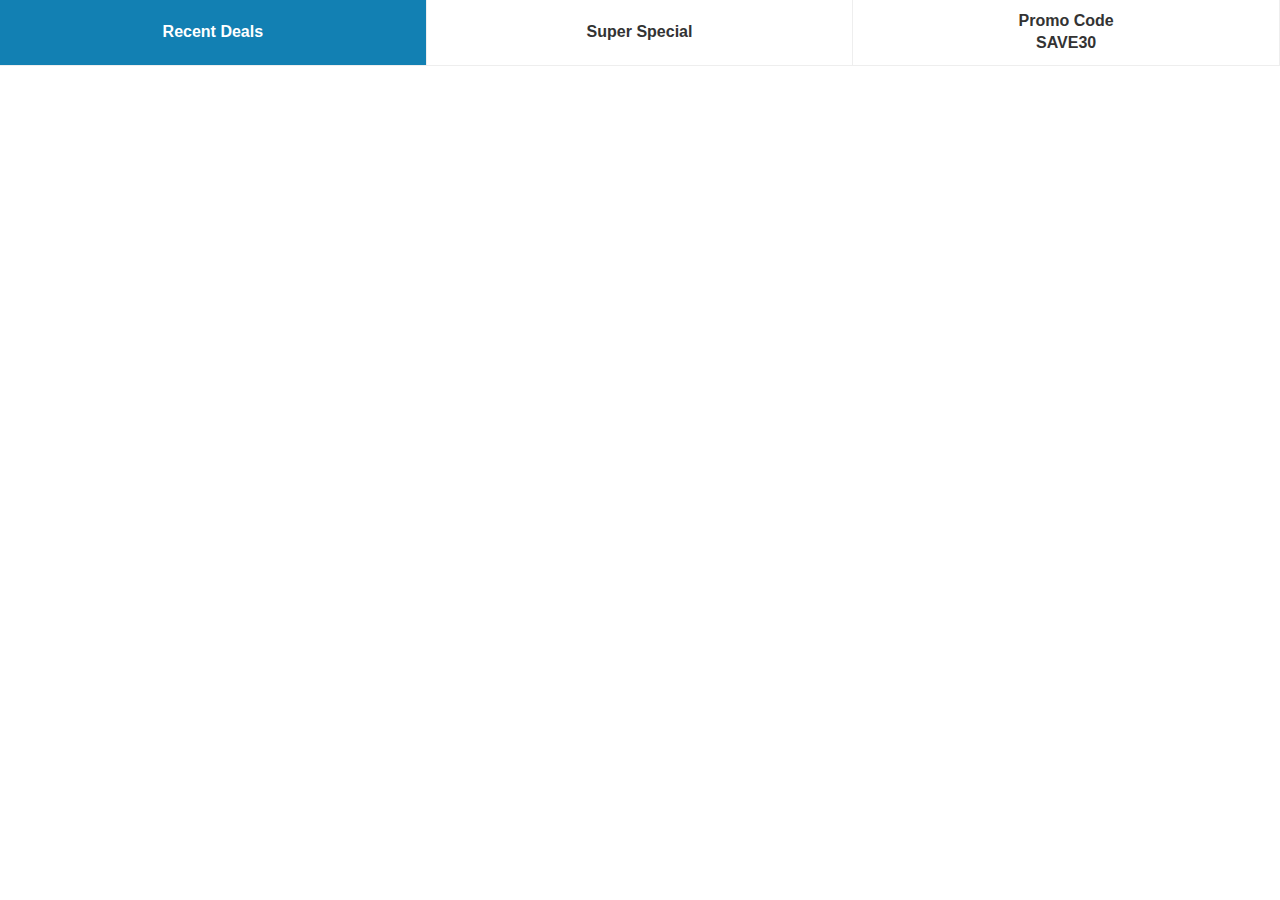
<file: assets/vendor/grouploop-master/examples/index.html>
<!DOCTYPE html>
<html>

<head>
  <meta charset="utf-8" />
  <meta http-equiv="X-UA-Compatible" content="IE=edge">
  <title>Promo List | grouploop.js Example</title>
  <meta name="viewport" content="width=device-width, initial-scale=1">
  <link rel="stylesheet" type="text/css" media="screen" href="css/styles.css" />
</head>
<style type="text/css">
  * {
    box-sizing: border-box;
  }

  body {
    margin: 0;
  }

  html {
    font-family: sans-serif;
  }
</style>

<body>
  <div class="promo-carousel" id="grouploop-1">
    <div class="item-wrap">
      <div class="item active">
        <a href="#">Recent Deals</a>
      </div>
      <div class="item">
        <a href="#">Super Special</a>
      </div>
      <div class="item">
        <a href="#">Promo Code
          <br/>SAVE30</a>
      </div>
      <div class="item">
        <a href="#">20% Off Sale!</a>
      </div>
      <div class="item">
        <a href="#">New Products!</a>
      </div>
      <div class="item">
        <a href="#">Used deals</a>
      </div>
    </div>
  </div>
  <script src="https://code.jquery.com/jquery-3.3.1.min.js" integrity="sha256-FgpCb/KJQlLNfOu91ta32o/NMZxltwRo8QtmkMRdAu8="
    crossorigin="anonymous"></script>
  <!-- <script type="text/javascript" src="dist/jquery-3.3.1.min.js"></script> -->
  <script type="text/javascript" src="../dist/grouploop-1.0.3.min.js"></script>
  <script>
    $('#grouploop-1').grouploop({
      velocity: 2,
      forward: false,
      pauseOnHover: true,
      childNode: ".item",
      childWrapper: ".item-wrap",
      complete: function () { console.log("Initialized a grouploop with id: " + $(this).attr('id')) },
      stickFirstItem: false
    });

  </script>
</body>

</html>
</file>
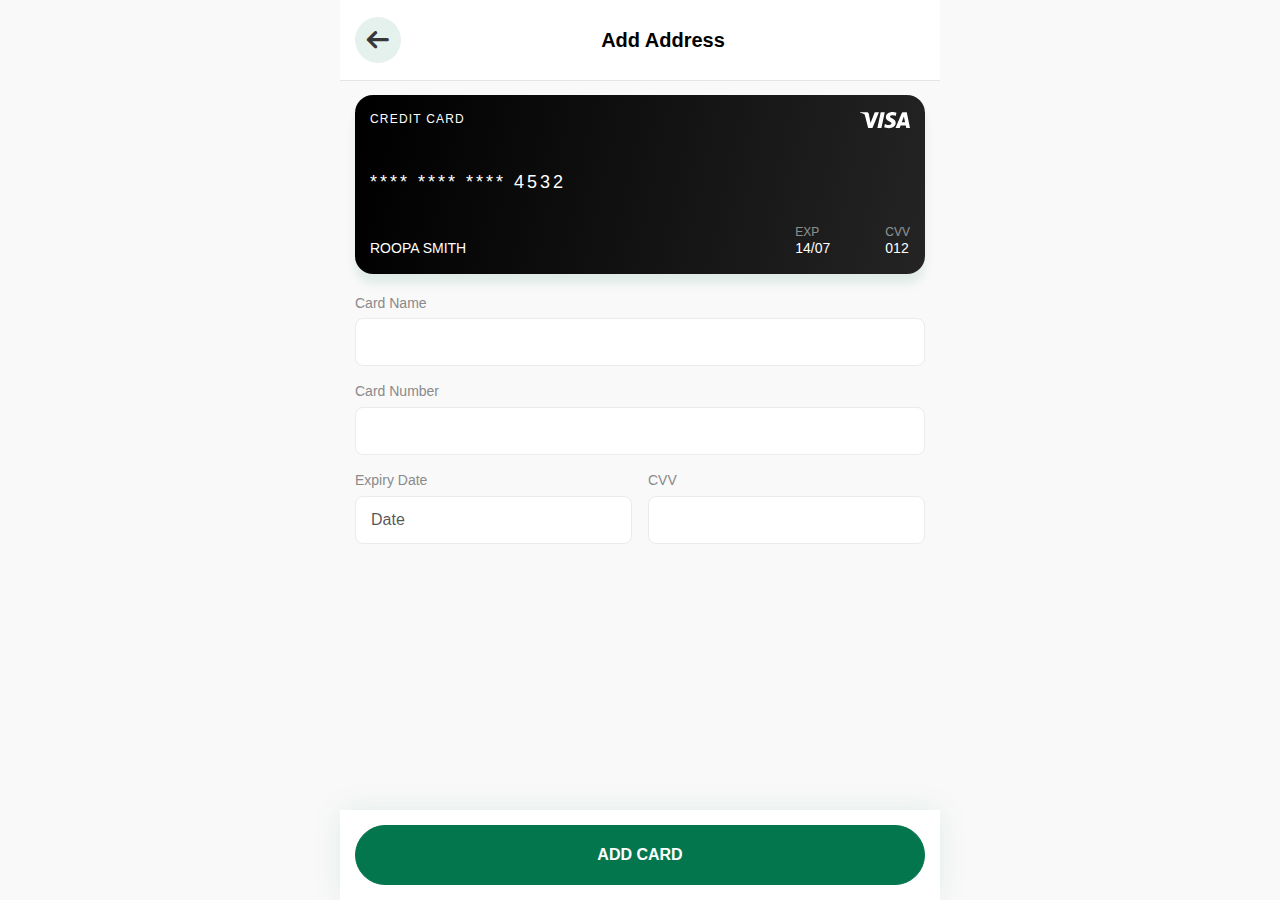
<file: add-card.html>
<!DOCTYPE html>
<html lang="en">
<head>
	
	<!-- Title -->
	<title>Ombe- Coffee Shop Mobile App Template (Bootstrap + PWA) | DexignZone</title>

	<!-- Meta -->
	<meta charset="utf-8">
	<meta http-equiv="X-UA-Compatible" content="IE=edge">
	<meta name="author" content="DexignZone">
	<meta name="robots" content="index, follow">

	<meta name="keywords" content="android, ios, mobile, mobile template, mobile app, ui kit, dark layout, app, delivery, ecommerce, material design, mobile, mobile web, order, phonegap, pwa, store, web app, Ombe, coffee app, coffee template, coffee shop, mobile UI, coffee design, app template, responsive design, coffee showcase, style app, trendy app, modern UI, technology, User-Friendly Interface, Coffee Shop App, PWA (Progressive Web App), Mobile Ordering, Coffee Experience, Digital Menu, Innovative Technology, App Development, Coffee Experience, cafe, bootatrap, Bootstrap Framework, UI/UX Design, Coffee Shop Technology, Online Presence, Coffee Shop Website, Cafe Template, Mobile App Design, Web Application, Digital Presence, ">   

	<meta name="description" content="Discover the perfect blend of design and functionality with Ombe, a Coffee Shop Mobile App Template crafted with Bootstrap and enhanced with Progressive Web App (PWA) capabilities. Elevate your coffee shop's online presence with a seamless, responsive, and feature-rich template. Explore a modern design, user-friendly interface, and PWA technology for an immersive mobile experience. Brew success for your coffee shop effortlessly – Ombe is the ideal template to caffeinate your digital presence.">

	<meta property="og:title" content="Ombe- Coffee Shop Mobile App Template (Bootstrap + PWA) | DexignZone">
	<meta property="og:description" content="Discover the perfect blend of design and functionality with Ombe, a Coffee Shop Mobile App Template crafted with Bootstrap and enhanced with Progressive Web App (PWA) capabilities. Elevate your coffee shop's online presence with a seamless, responsive, and feature-rich template. Explore a modern design, user-friendly interface, and PWA technology for an immersive mobile experience. Brew success for your coffee shop effortlessly – Ombe is the ideal template to caffeinate your digital presence.">

	<meta property="og:image" content="https://ombe.dexignzone.com/xhtml/social-image.png">

	<meta name="format-detection" content="telephone=no">

	<meta name="twitter:title" content="Ombe- Coffee Shop Mobile App Template (Bootstrap + PWA) | DexignZone">
	<meta name="twitter:description" content="Discover the perfect blend of design and functionality with Ombe, a Coffee Shop Mobile App Template crafted with Bootstrap and enhanced with Progressive Web App (PWA) capabilities. Elevate your coffee shop's online presence with a seamless, responsive, and feature-rich template. Explore a modern design, user-friendly interface, and PWA technology for an immersive mobile experience. Brew success for your coffee shop effortlessly – Ombe is the ideal template to caffeinate your digital presence.">

	<meta name="twitter:image" content="https://ombe.dexignzone.com/xhtml/social-image.png">
	<meta name="twitter:card" content="summary_large_image">

	<!-- Mobile Specific -->
	<meta name="viewport" content="width=device-width, initial-scale=1, maximum-scale=1, minimum-scale=1, minimal-ui, viewport-fit=cover">

	<!-- Favicons Icon -->
	<link rel="shortcut icon" type="image/x-icon" href="assets/images/app-logo/favicon.png">
	
    <!-- Global CSS -->
	<link href="assets/vendor/bootstrap-select/dist/css/bootstrap-select.min.css" rel="stylesheet">
	<link rel="stylesheet" href="assets/vendor/bootstrap-touchspin/dist/jquery.bootstrap-touchspin.min.css">
	<link rel="stylesheet" href="assets/vendor/imageuplodify/imageuploadify.min.css">
	<link rel="stylesheet" href="assets/vendor/swiper/swiper-bundle.min.css">
	<link rel="stylesheet" href="assets/vendor/bootstrap-material-datetimepicker/css/bootstrap-material-datetimepicker.css">
    
	<!-- Stylesheets -->
    <link rel="stylesheet" type="text/css" href="assets/css/style.css">
	<link href="https://fonts.googleapis.com/css2?family=Material+Icons" rel="stylesheet">
	<link href="https://fonts.googleapis.com/css2?family=Material+Symbols+Outlined"  rel="stylesheet">
	
    <!-- Google Fonts -->
	<link rel="preconnect" href="https://fonts.googleapis.com">
	<link rel="preconnect" href="https://fonts.gstatic.com" crossorigin>
	<link href="https://fonts.googleapis.com/css2?family=Poppins:wght@200;300;400;500;600;700;800;900&family=Raleway:wght@300;400;500&display=swap" rel="stylesheet">

</head>   
<body class="bg-light">
<div class="page-wrapper">
    
	<!-- Preloader -->
	<div id="preloader">
		<div class="loader">
			<div class="spinner-border text-primary" role="status">
				<span class="visually-hidden">Loading...</span>
			</div>
		</div>
	</div>
    <!-- Preloader end-->
	
	<!-- Header -->
		<header class="header header-fixed border-bottom">
			<div class="header-content">
				<div class="left-content">
					<a href="javascript:void(0);" class="back-btn">
						<i class="feather icon-arrow-left"></i>
					</a>
				</div>
				<div class="mid-content">
					<h4 class="title">Add Address</h4>
				</div>
				<div class="right-content"></div>
			</div>
		</header>
	<!-- Header -->
	
	<!-- Main Content Start -->
	<main class="page-content space-top p-b80">
		<div class="container">
			<div class="payment-card style-2">
				<div class="card-content">
					<div class="card-info">
						<h5 class="card-title">
							Credit Card
						</h5>
						<div class="card-logo">
							<svg width="50" height="17" viewBox="0 0 50 17" fill="none" xmlns="http://www.w3.org/2000/svg">
								<path d="M18.9847 0.283985L12.4396 15.9018H8.16777L4.94922 3.43916C4.75107 2.67051 4.58174 2.39092 3.9876 2.06455C3.01436 1.53838 1.41348 1.04473 0 0.737402L0.0989258 0.284082H6.97187C7.84844 0.284082 8.63652 0.86875 8.83467 1.87666L10.5365 10.9159L14.74 0.284082L18.9847 0.283985ZM35.7177 10.8004C35.7366 6.68067 30.0172 6.45645 30.0583 4.61338C30.0694 4.05078 30.6026 3.45547 31.7704 3.30518C32.3503 3.22803 33.9461 3.17149 35.7548 4.00186L36.4637 0.691503C35.4905 0.338281 34.2396 0 32.685 0C28.6919 0 25.8809 2.12393 25.8571 5.16289C25.831 7.41025 27.8627 8.66426 29.3952 9.41269C30.9688 10.1785 31.495 10.6675 31.4895 11.3543C31.4791 12.4025 30.2339 12.8606 29.0724 12.8813C27.0406 12.9129 25.8622 12.3322 24.9211 11.8939L24.1896 15.3181C25.1322 15.7509 26.8776 16.1267 28.6839 16.1488C32.9279 16.1486 35.7043 14.0474 35.7177 10.8004ZM46.2625 15.9019H50L46.7388 0.284082H43.2885C42.5132 0.284082 41.8596 0.736231 41.5685 1.42891L35.5097 15.9019H39.7504L40.5922 13.5694H45.776L46.2625 15.9019ZM41.7543 10.3684L43.8817 4.5042L45.1057 10.3684H41.7543ZM24.7583 0.283985L21.4155 15.9018H17.3746L20.7182 0.283985H24.7583Z" fill="white"></path>
							</svg>
						</div>
					</div>
					<h5 class="card-number">**** **** **** 4532</h5>
					<div class="bottom-info">
						<h6 class="holder-name">Roopa Smith</h6>
						<div class="card-about p-r55">
							<small>EXP</small>
							<span>14/07</span>
						</div>
						<div class="card-about">
							<small>CVV</small>
							<span>012</span>
						</div>
					</div>
				</div>
			</div>

			<div class="mb-3">
				<label class="form-label" for="name">Card Name</label>
				<input type="text" id="name" class="form-control">
			</div>
			<div class="mb-3">
				<label class="form-label" for="number">Card Number</label>
				<input type="number" id="number" class="form-control">
			</div>
			<div class="row gx-3">
				<div class="col-6">
					<div class="mb-3">
						<label class="form-label" for="date">Expiry Date</label>
						<input type="text" id="bsMaterialDatePicker" class="form-control" placeholder="Date">
					</div>
				</div>
				<div class="col-6">
					<div class="mb-3">
						<label class="form-label" for="cvvNumber">CVV</label>
						<input type="number" id="cvvNumber" class="form-control">
					</div>
				</div>
			</div>
		</div>
	</main>
	<!-- Main Content End -->

	<!-- Footer Fixed Button -->	
	<div class="footer-fixed-btn bottom-0 bg-white">
		<a href="payment.html" class="btn btn-lg rounded-xl btn-thin btn-primary w-100">Add Card</a>
	</div>	
	<!-- Footer Fixed Button -->	
</div>  
<!--**********************************
    Scripts
***********************************-->
<script src="assets/js/jquery.js"></script>
<script src="assets/vendor/bootstrap/js/bootstrap.bundle.min.js"></script>
<script src="assets/vendor/swiper/swiper-bundle.min.js"></script>
<script src="assets/js/moment.min.js"></script>
<script src="assets/vendor/bootstrap-material-datetimepicker/js/bootstrap-material-datetimepicker.js"></script>
<script src="assets/vendor/bootstrap-touchspin/dist/jquery.bootstrap-touchspin.min.js"></script>
<script src="assets/js/dz.carousel.js"></script>
<script src="assets/js/settings.js"></script>
<script src="assets/js/custom.js"></script>
</body>
</html>
</file>
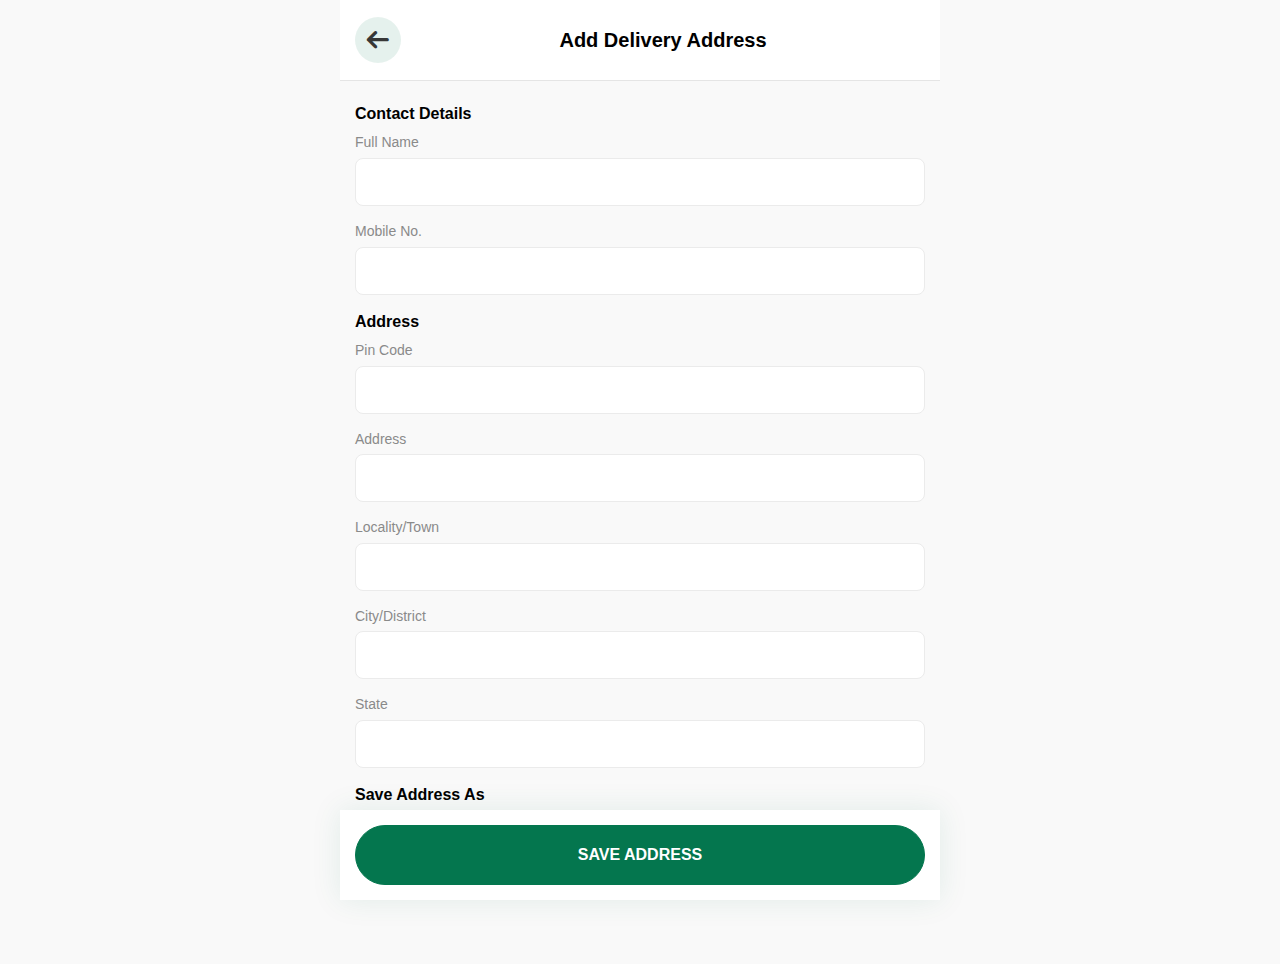
<file: add-delivery-address.html>
<!DOCTYPE html>
<html lang="en">
<head>
	
	<!-- Title -->
	<title>Ombe- Coffee Shop Mobile App Template (Bootstrap + PWA) | DexignZone</title>

	<!-- Meta -->
	<meta charset="utf-8">
	<meta http-equiv="X-UA-Compatible" content="IE=edge">
	<meta name="author" content="DexignZone">
	<meta name="robots" content="index, follow">

	<meta name="keywords" content="android, ios, mobile, mobile template, mobile app, ui kit, dark layout, app, delivery, ecommerce, material design, mobile, mobile web, order, phonegap, pwa, store, web app, Ombe, coffee app, coffee template, coffee shop, mobile UI, coffee design, app template, responsive design, coffee showcase, style app, trendy app, modern UI, technology, User-Friendly Interface, Coffee Shop App, PWA (Progressive Web App), Mobile Ordering, Coffee Experience, Digital Menu, Innovative Technology, App Development, Coffee Experience, cafe, bootatrap, Bootstrap Framework, UI/UX Design, Coffee Shop Technology, Online Presence, Coffee Shop Website, Cafe Template, Mobile App Design, Web Application, Digital Presence, ">   

	<meta name="description" content="Discover the perfect blend of design and functionality with Ombe, a Coffee Shop Mobile App Template crafted with Bootstrap and enhanced with Progressive Web App (PWA) capabilities. Elevate your coffee shop's online presence with a seamless, responsive, and feature-rich template. Explore a modern design, user-friendly interface, and PWA technology for an immersive mobile experience. Brew success for your coffee shop effortlessly – Ombe is the ideal template to caffeinate your digital presence.">

	<meta property="og:title" content="Ombe- Coffee Shop Mobile App Template (Bootstrap + PWA) | DexignZone">
	<meta property="og:description" content="Discover the perfect blend of design and functionality with Ombe, a Coffee Shop Mobile App Template crafted with Bootstrap and enhanced with Progressive Web App (PWA) capabilities. Elevate your coffee shop's online presence with a seamless, responsive, and feature-rich template. Explore a modern design, user-friendly interface, and PWA technology for an immersive mobile experience. Brew success for your coffee shop effortlessly – Ombe is the ideal template to caffeinate your digital presence.">

	<meta property="og:image" content="https://ombe.dexignzone.com/xhtml/social-image.png">

	<meta name="format-detection" content="telephone=no">

	<meta name="twitter:title" content="Ombe- Coffee Shop Mobile App Template (Bootstrap + PWA) | DexignZone">
	<meta name="twitter:description" content="Discover the perfect blend of design and functionality with Ombe, a Coffee Shop Mobile App Template crafted with Bootstrap and enhanced with Progressive Web App (PWA) capabilities. Elevate your coffee shop's online presence with a seamless, responsive, and feature-rich template. Explore a modern design, user-friendly interface, and PWA technology for an immersive mobile experience. Brew success for your coffee shop effortlessly – Ombe is the ideal template to caffeinate your digital presence.">

	<meta name="twitter:image" content="https://ombe.dexignzone.com/xhtml/social-image.png">
	<meta name="twitter:card" content="summary_large_image">

	<!-- Mobile Specific -->
	<meta name="viewport" content="width=device-width, initial-scale=1, maximum-scale=1, minimum-scale=1, minimal-ui, viewport-fit=cover">

	<!-- Favicons Icon -->
	<link rel="shortcut icon" type="image/x-icon" href="assets/images/app-logo/favicon.png">
	
    <!-- Global CSS -->
	<link href="assets/vendor/bootstrap-select/dist/css/bootstrap-select.min.css" rel="stylesheet">
	<link rel="stylesheet" href="assets/vendor/bootstrap-touchspin/dist/jquery.bootstrap-touchspin.min.css">
	<link rel="stylesheet" href="assets/vendor/imageuplodify/imageuploadify.min.css">
	<link rel="stylesheet" href="assets/vendor/swiper/swiper-bundle.min.css">
    
	<!-- Stylesheets -->
    <link rel="stylesheet" type="text/css" href="assets/css/style.css">
	
    <!-- Google Fonts -->
	<link rel="preconnect" href="https://fonts.googleapis.com">
	<link rel="preconnect" href="https://fonts.gstatic.com" crossorigin>
	<link href="https://fonts.googleapis.com/css2?family=Poppins:wght@200;300;400;500;600;700;800;900&family=Raleway:wght@300;400;500&display=swap" rel="stylesheet">

</head>   
<body class="bg-light">
<div class="page-wrapper">
    
	<!-- Preloader -->
	<div id="preloader">
		<div class="loader">
			<div class="spinner-border text-primary" role="status">
				<span class="visually-hidden">Loading...</span>
			</div>
		</div>
	</div>
    <!-- Preloader end-->
	
	<!-- Header -->
		<header class="header header-fixed border-bottom">
			<div class="header-content">
				<div class="left-content">
					<a href="javascript:void(0);" class="back-btn">
						<i class="feather icon-arrow-left"></i>
					</a>
				</div>
				<div class="mid-content">
					<h4 class="title">Add Delivery Address</h4>
				</div>
				<div class="right-content"></div>
			</div>
		</header>
	<!-- Header -->
	
	<!-- Main Content Start -->
	<main class="page-content space-top p-b100">
		<div class="container">
			<h6 class="dz-title my-2">Contact Details</h6>
			<div class="mb-3">
				<label class="form-label" for="name">Full Name</label>
				<input type="text" id="name" class="form-control">
			</div>
			<div class="mb-3">
				<label class="form-label" for="phone">Mobile No.</label>
				<input type="number" id="phone" class="form-control">
			</div>
			
			<h6 class="dz-title my-2">Address</h6>
			<div class="mb-3">
				<label class="form-label" for="pin">Pin Code</label>
				<input type="text" id="pin" class="form-control">
			</div>
			<div class="mb-3">
				<label class="form-label" for="address">Address</label>
				<input type="text" id="address" class="form-control">
			</div>
			<div class="mb-3">
				<label class="form-label" for="location">Locality/Town</label>
				<input type="text" id="location" class="form-control">
			</div>
			<div class="mb-3">
				<label class="form-label" for="City">City/District</label>
				<input type="text" id="City" class="form-control">
			</div>
			<div class="mb-3">
				<label class="form-label" for="state">State</label>
				<input type="text" id="state" class="form-control">
			</div>
			<h6 class="dz-title my-2">Save Address As</h6>
			<div class="d-flex flex-wrap gap-2">
				<div class="form-check style-2">
					<input class="form-check-input" type="radio" name="filterRadio" id="filterRadio1" checked="">
					<label class="form-check-label" for="filterRadio1">
						Home
					</label>
				</div>
				<div class="form-check style-2">
					<input class="form-check-input" type="radio" name="filterRadio" id="filterRadio2">
					<label class="form-check-label" for="filterRadio2">
						Shop
					</label>
				</div>
				<div class="form-check style-2">
					<input class="form-check-input" type="radio" name="filterRadio" id="filterRadio3">
					<label class="form-check-label" for="filterRadio3">
						Office
					</label>
				</div>
			</div>
		</div>
	</main>
	<!-- Main Content End -->

	<!-- Footer Fixed Button -->	
	<div class="footer-fixed-btn bottom-0 bg-white">
		<a href="delivery-address.html" class="btn btn-lg btn-thin btn-primary w-100 rounded-xl">Save Address</a>
	</div>	
	<!-- Footer Fixed Button -->	
</div>  
<!--**********************************
    Scripts
***********************************-->
<script src="assets/js/jquery.js"></script>
<script src="assets/vendor/bootstrap/js/bootstrap.bundle.min.js"></script>
<script src="assets/vendor/swiper/swiper-bundle.min.js"></script>
<script src="assets/vendor/bootstrap-touchspin/dist/jquery.bootstrap-touchspin.min.js"></script>
<script src="assets/js/dz.carousel.js"></script>
<script src="assets/js/settings.js"></script>
<script src="assets/js/custom.js"></script>
</body>
</html>
</file>
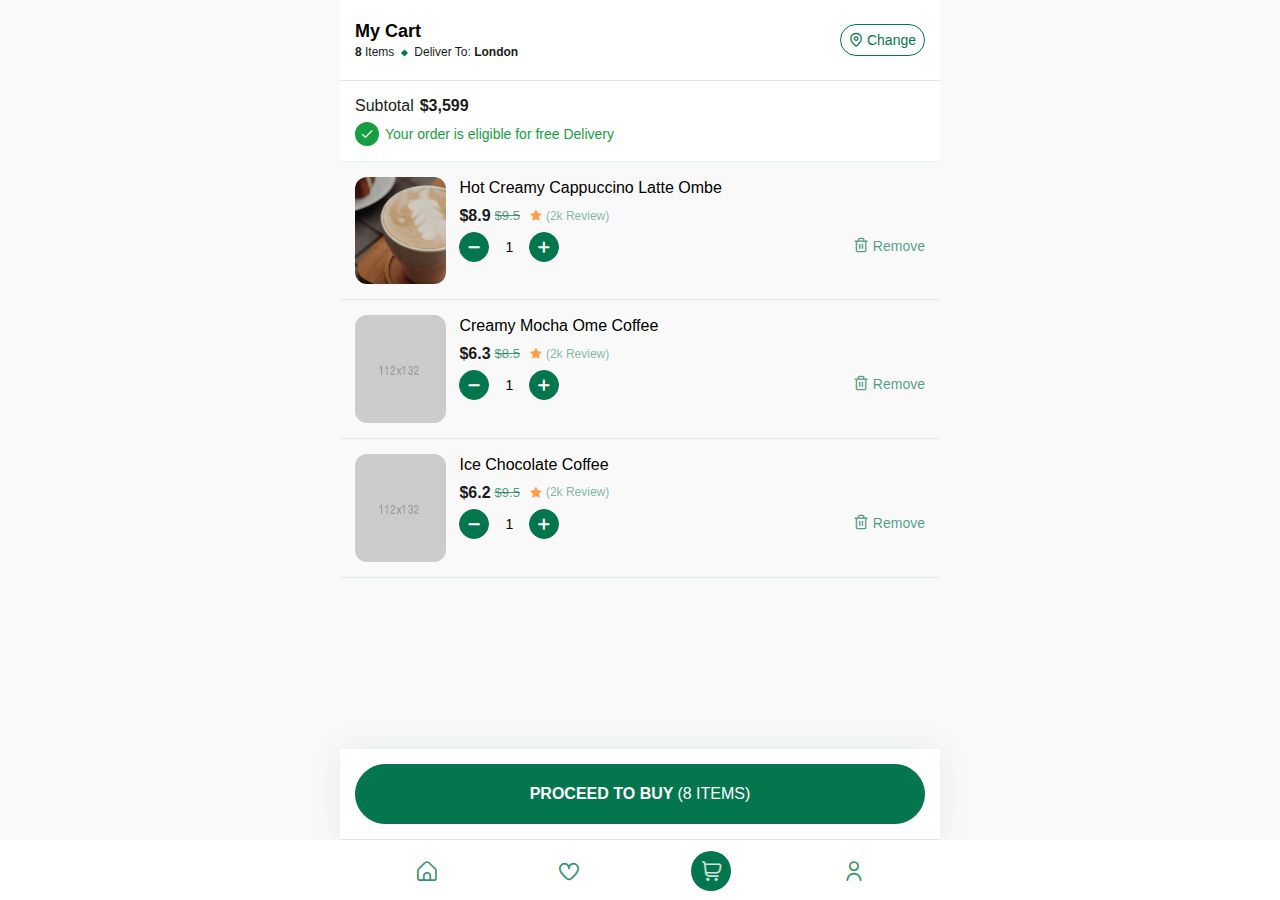
<file: cart.html>
<!DOCTYPE html>
<html lang="en">
<head>
	
	<!-- Title -->
	<title>Ombe- Coffee Shop Mobile App Template (Bootstrap + PWA) | DexignZone</title>

	<!-- Meta -->
	<meta charset="utf-8">
	<meta http-equiv="X-UA-Compatible" content="IE=edge">
	<meta name="author" content="DexignZone">
	<meta name="robots" content="index, follow">

	<meta name="keywords" content="android, ios, mobile, mobile template, mobile app, ui kit, dark layout, app, delivery, ecommerce, material design, mobile, mobile web, order, phonegap, pwa, store, web app, Ombe, coffee app, coffee template, coffee shop, mobile UI, coffee design, app template, responsive design, coffee showcase, style app, trendy app, modern UI, technology, User-Friendly Interface, Coffee Shop App, PWA (Progressive Web App), Mobile Ordering, Coffee Experience, Digital Menu, Innovative Technology, App Development, Coffee Experience, cafe, bootatrap, Bootstrap Framework, UI/UX Design, Coffee Shop Technology, Online Presence, Coffee Shop Website, Cafe Template, Mobile App Design, Web Application, Digital Presence, ">   

	<meta name="description" content="Discover the perfect blend of design and functionality with Ombe, a Coffee Shop Mobile App Template crafted with Bootstrap and enhanced with Progressive Web App (PWA) capabilities. Elevate your coffee shop's online presence with a seamless, responsive, and feature-rich template. Explore a modern design, user-friendly interface, and PWA technology for an immersive mobile experience. Brew success for your coffee shop effortlessly – Ombe is the ideal template to caffeinate your digital presence.">

	<meta property="og:title" content="Ombe- Coffee Shop Mobile App Template (Bootstrap + PWA) | DexignZone">
	<meta property="og:description" content="Discover the perfect blend of design and functionality with Ombe, a Coffee Shop Mobile App Template crafted with Bootstrap and enhanced with Progressive Web App (PWA) capabilities. Elevate your coffee shop's online presence with a seamless, responsive, and feature-rich template. Explore a modern design, user-friendly interface, and PWA technology for an immersive mobile experience. Brew success for your coffee shop effortlessly – Ombe is the ideal template to caffeinate your digital presence.">

	<meta property="og:image" content="https://ombe.dexignzone.com/xhtml/social-image.png">

	<meta name="format-detection" content="telephone=no">

	<meta name="twitter:title" content="Ombe- Coffee Shop Mobile App Template (Bootstrap + PWA) | DexignZone">
	<meta name="twitter:description" content="Discover the perfect blend of design and functionality with Ombe, a Coffee Shop Mobile App Template crafted with Bootstrap and enhanced with Progressive Web App (PWA) capabilities. Elevate your coffee shop's online presence with a seamless, responsive, and feature-rich template. Explore a modern design, user-friendly interface, and PWA technology for an immersive mobile experience. Brew success for your coffee shop effortlessly – Ombe is the ideal template to caffeinate your digital presence.">

	<meta name="twitter:image" content="https://ombe.dexignzone.com/xhtml/social-image.png">
	<meta name="twitter:card" content="summary_large_image">

	<!-- Mobile Specific -->
	<meta name="viewport" content="width=device-width, initial-scale=1, maximum-scale=1, minimum-scale=1, minimal-ui, viewport-fit=cover">

	<!-- Favicons Icon -->
	<link rel="shortcut icon" type="image/x-icon" href="assets/images/app-logo/favicon.png">

    <!-- Global CSS -->
	<link rel="stylesheet" href="assets/vendor/bootstrap-touchspin/dist/jquery.bootstrap-touchspin.min.css">

	<!-- Stylesheets -->
    <link rel="stylesheet" type="text/css" href="assets/css/style.css">
	
    <!-- Google Fonts -->
	<link rel="preconnect" href="https://fonts.googleapis.com">
	<link rel="preconnect" href="https://fonts.gstatic.com" crossorigin>
	<link href="https://fonts.googleapis.com/css2?family=Poppins:wght@200;300;400;500;600;700;800;900&family=Raleway:wght@300;400;500&display=swap" rel="stylesheet">

</head>   
<body class="bg-light">
<div class="page-wrapper">
    
	<!-- Preloader -->
	<div id="preloader">
		<div class="loader">
			<div class="spinner-border text-primary" role="status">
				<span class="visually-hidden">Loading...</span>
			</div>
		</div>
	</div>
    <!-- Preloader end-->
	
	<!-- Header -->
		<header class="header header-fixed border-bottom">
			<div class="header-content">
				<div class="left-content">
					<div class="dz-head-items">
						<h5 class="title mb-0">My Cart</h5>
						<ul class="dz-meta">
							<li class="dz-item"><b>8</b> items</li>
							<li class="dz-item">Deliver to: <b>London</b></li>
						</ul>
					</div>
				</div>
				<div class="mid-content"></div>
				<div class="right-content">
					<a href="add-delivery-address.html" class="icon btn btn-outline-primary btn-sm gap-1 p-2 rounded-xl">
						<i class="icon feather icon-map-pin"></i>
						<span>Change</span>
					</a>
				</div>
			</div>
		</header>
	<!-- Header -->
	
	<!-- Main Content Start -->
	<main class="page-content space-top p-b40">
		<div class="container pt-0">
			<div class="dz-total-area bg-white">
				<ul class="total-prize">
					<li class="name">Subtotal</li>
					<li class="prize">$3,599</li>
				</ul>
				<div class="dz-text"><i class="feather icon-check"></i>Your order is eligible for free Delivery</div>
			</div>
			<div class="dz-flex-box p-b100">
				<div class="dz-cart-list">
					<div class="dz-media">
						<img src="assets/images/products/product1.jpg" alt="">
					</div>
					<div class="dz-content">
						<h6 class="title"><a href="product-detail.html">Hot Creamy Cappuccino Latte Ombe</a></h6>
						<ul class="dz-meta">
							<li class="dz-price">$8.9<del>$9.5</del></li>
							<li class="dz-review"><i class="feather icon-star-on"></i><span>(2k Review)</span></li>
						</ul>
						<div class=" d-flex align-items-center">
							<div class="dz-stepper style-2">
								<input readonly class="stepper" type="text" value="1" name="demo3">
							</div>
							<a href="javascript:void(0);" class="dz-remove ms-auto"><i class="feather icon-trash-2"></i>Remove</a>
						</div>
					</div>
				</div>
				<div class="dz-cart-list">
					<div class="dz-media">
						<img src="assets/images/products/product2.jpg" alt="">
					</div>
					<div class="dz-content">
						<h6 class="title"><a href="product-detail.html">Creamy Mocha Ome Coffee </a></h6>
						<ul class="dz-meta">
							<li class="dz-price">$6.3<del>$8.5</del></li>
							<li class="dz-review"><i class="feather icon-star-on"></i><span>(2k Review)</span></li>
						</ul>
						<div class=" d-flex align-items-center">
							<div class="dz-stepper style-2">
								<input readonly class="stepper" type="text" value="1" name="demo3">
							</div>
							<a href="javascript:void(0);" class="dz-remove ms-auto"><i class="feather icon-trash-2"></i>Remove</a>
						</div>
					</div>
				</div>
				<div class="dz-cart-list">
					<div class="dz-media">
						<img src="assets/images/products/product3.jpg" alt="">
					</div>
					<div class="dz-content">
						<h6 class="title"><a href="product-detail.html">Ice Chocolate Coffee</a></h6>
						<ul class="dz-meta">
							<li class="dz-price">$6.2<del>$9.5</del></li>
							<li class="dz-review"><i class="feather icon-star-on"></i><span>(2k Review)</span></li>
						</ul>
						<div class=" d-flex align-items-center">
							<div class="dz-stepper style-2">
								<input readonly class="stepper" type="text" value="1" name="demo3">
							</div>
							<a href="javascript:void(0);" class="dz-remove ms-auto"><i class="feather icon-trash-2"></i>Remove</a>
						</div>
					</div>
				</div>
			</div>
		</div>
	</main>
	<!-- Main Content End -->
	
	<!-- Footer Fixed Button -->
	<div class="footer-fixed-btn border-bottom">
		<a href="checkout.html" class="btn btn-lg btn-thin btn-primary w-100 gap-1 rounded-xl">Proceed to Buy <b> (8 items)</b></a>
	</div>
	<!-- Main Content End -->
	
	<!-- Menubar -->
	<div class="menubar-area footer-fixed shadow-none">
		<div class="toolbar-inner menubar-nav">
			<a href="index.html" class="nav-link">
				<i class="fi fi-rr-home"></i>
			</a>
			<a href="wishlist.html" class="nav-link">
				<i class="fi fi-rr-heart"></i>
			</a>
			<a href="cart.html" class="nav-link active">
				<i class="fi fi-rr-shopping-cart"></i>
			</a>
			<a href="profile.html" class="nav-link">
				<i class="fi fi-rr-user"></i>
			</a>
		</div>
	</div>
	<!-- Menubar -->

</div>  
<!--**********************************
    Scripts
***********************************-->
<script src="assets/js/jquery.js"></script>
<script src="assets/vendor/bootstrap/js/bootstrap.bundle.min.js"></script>
<script src="assets/vendor/swiper/swiper-bundle.min.js"></script>
<script src="assets/vendor/bootstrap-touchspin/dist/jquery.bootstrap-touchspin.min.js"></script>
<script src="assets/js/settings.js"></script>
<script src="assets/js/custom.js"></script>
</body>
</html>
</file>
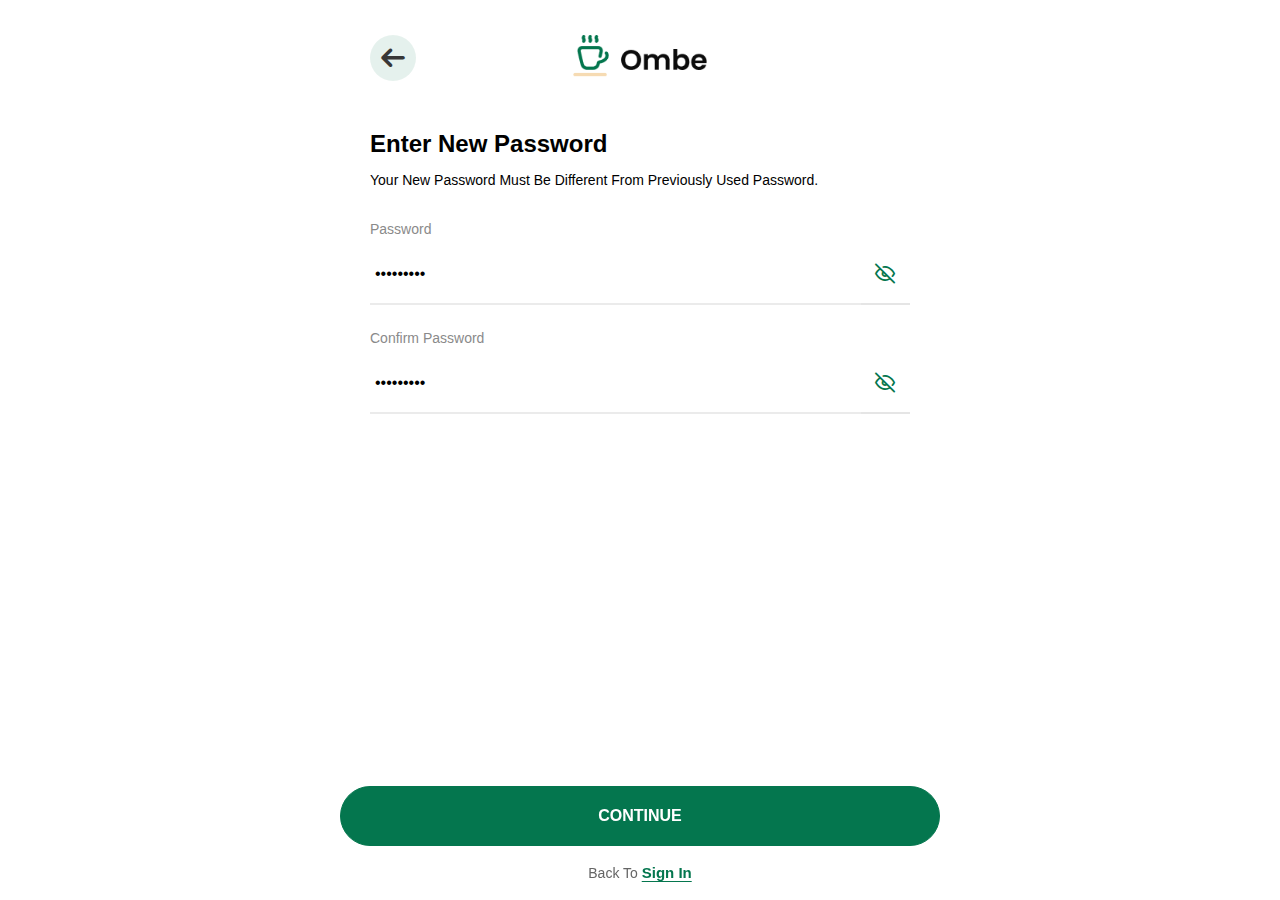
<file: change-password.html>
<!DOCTYPE html>
<html lang="en">
<head>
	
    <!-- Title -->
	<title>Ombe- Coffee Shop Mobile App Template (Bootstrap + PWA) | DexignZone</title>

	<!-- Meta -->
	<meta charset="utf-8">
	<meta http-equiv="X-UA-Compatible" content="IE=edge">
	<meta name="author" content="DexignZone">
	<meta name="robots" content="index, follow">

	<meta name="keywords" content="android, ios, mobile, mobile template, mobile app, ui kit, dark layout, app, delivery, ecommerce, material design, mobile, mobile web, order, phonegap, pwa, store, web app, Ombe, coffee app, coffee template, coffee shop, mobile UI, coffee design, app template, responsive design, coffee showcase, style app, trendy app, modern UI, technology, User-Friendly Interface, Coffee Shop App, PWA (Progressive Web App), Mobile Ordering, Coffee Experience, Digital Menu, Innovative Technology, App Development, Coffee Experience, cafe, bootatrap, Bootstrap Framework, UI/UX Design, Coffee Shop Technology, Online Presence, Coffee Shop Website, Cafe Template, Mobile App Design, Web Application, Digital Presence, ">   

	<meta name="description" content="Discover the perfect blend of design and functionality with Ombe, a Coffee Shop Mobile App Template crafted with Bootstrap and enhanced with Progressive Web App (PWA) capabilities. Elevate your coffee shop's online presence with a seamless, responsive, and feature-rich template. Explore a modern design, user-friendly interface, and PWA technology for an immersive mobile experience. Brew success for your coffee shop effortlessly – Ombe is the ideal template to caffeinate your digital presence.">

	<meta property="og:title" content="Ombe- Coffee Shop Mobile App Template (Bootstrap + PWA) | DexignZone">
	<meta property="og:description" content="Discover the perfect blend of design and functionality with Ombe, a Coffee Shop Mobile App Template crafted with Bootstrap and enhanced with Progressive Web App (PWA) capabilities. Elevate your coffee shop's online presence with a seamless, responsive, and feature-rich template. Explore a modern design, user-friendly interface, and PWA technology for an immersive mobile experience. Brew success for your coffee shop effortlessly – Ombe is the ideal template to caffeinate your digital presence.">

	<meta property="og:image" content="https://ombe.dexignzone.com/xhtml/social-image.png">

	<meta name="format-detection" content="telephone=no">

	<meta name="twitter:title" content="Ombe- Coffee Shop Mobile App Template (Bootstrap + PWA) | DexignZone">
	<meta name="twitter:description" content="Discover the perfect blend of design and functionality with Ombe, a Coffee Shop Mobile App Template crafted with Bootstrap and enhanced with Progressive Web App (PWA) capabilities. Elevate your coffee shop's online presence with a seamless, responsive, and feature-rich template. Explore a modern design, user-friendly interface, and PWA technology for an immersive mobile experience. Brew success for your coffee shop effortlessly – Ombe is the ideal template to caffeinate your digital presence.">

	<meta name="twitter:image" content="https://ombe.dexignzone.com/xhtml/social-image.png">
	<meta name="twitter:card" content="summary_large_image">

	<!-- Mobile Specific -->
	<meta name="viewport" content="width=device-width, initial-scale=1, maximum-scale=1, minimum-scale=1, minimal-ui, viewport-fit=cover">

	<!-- Favicons Icon -->
	<link rel="shortcut icon" type="image/x-icon" href="assets/images/app-logo/favicon.png">
    
	<!-- Globle Stylesheets -->
    
	<!-- Stylesheets -->
    <link rel="stylesheet" class="main-css" type="text/css" href="assets/css/style.css">
    
    <!-- Google Fonts -->
	<link rel="preconnect" href="https://fonts.googleapis.com">
	<link rel="preconnect" href="https://fonts.gstatic.com" crossorigin>
	<link href="https://fonts.googleapis.com/css2?family=Poppins:wght@200;300;400;500;600;700;800;900&family=Raleway:wght@300;400;500&display=swap" rel="stylesheet">

</head>   
<body>
<div class="page-wrapper">
	<!-- Preloader -->
	<div id="preloader">
		<div class="loader">
			<div class="spinner-border text-primary" role="status">
				<span class="visually-hidden">Loading...</span>
			</div>
		</div>
	</div>
    <!-- Preloader end-->

	<!-- Main Content Start  -->
	<main class="page-content">
		<div class="container py-0">
			<div class="dz-authentication-area">
				<div class="main-logo">
					<a href="javascript:void(0);" class="back-btn">
						<i class="feather icon-arrow-left"></i>
					</a>
					<div class="logo">
						<img src="assets/images/app-logo/logo.png" alt="logo">
					</div>
				</div>
				<div class="section-head">
					<h3 class="title">Enter New Password</h3>
					<p>Your new password must be different from previously used password.</p>
				</div>
				<div class="account-section">
					<form>
						<div class="mb-4">
							<label class="form-label" for="dz-password">Password</label>
							<div class="input-group input-group-icon input-mini input-lg">
								<input type="password" id="dz-password" class="form-control dz-password" value="123456789">
								<span class="input-group-text show-pass"> 
									<i class="icon feather icon-eye-off eye-close"></i>
									<i class="icon feather icon-eye eye-open"></i>
								</span>
							</div>
						</div>
						<div>
							<label class="form-label" for="dz-password2">Confirm Password</label>
							<div class="input-group input-group-icon input-mini input-lg">
								<input type="password" id="dz-password2" class="form-control dz-password" value="123456789">
								<span class="input-group-text show-pass"> 
									<i class="icon feather icon-eye-off eye-close"></i>
									<i class="icon feather icon-eye eye-open"></i>
								</span>
							</div>
						</div>
					</form>
				</div>	
			</div>
        </div>
		<div class="bottom-btn pb-3">
			<a href="sign-in.html" class="btn btn-thin btn-lg w-100 btn-primary rounded-xl">Continue</a>
			<div class="text-center mt-3 form-text">Back To <a href="sign-in.html" class="text-underline link">Sign In</a></div>
		</div>
	</main>	
	<!-- Main Content End  -->
    
</div>
<!--**********************************
    Scripts
***********************************-->
<script src="assets/js/jquery.js"></script>
<script src="assets/vendor/bootstrap/js/bootstrap.bundle.min.js"></script>
<script src="assets/vendor/swiper/swiper-bundle.min.js"></script><!-- Swiper -->
<script src="assets/js/dz.carousel.js"></script><!-- Swiper -->
<script src="assets/js/settings.js"></script>
<script src="assets/js/custom.js"></script>
</body>
</html>
</file>
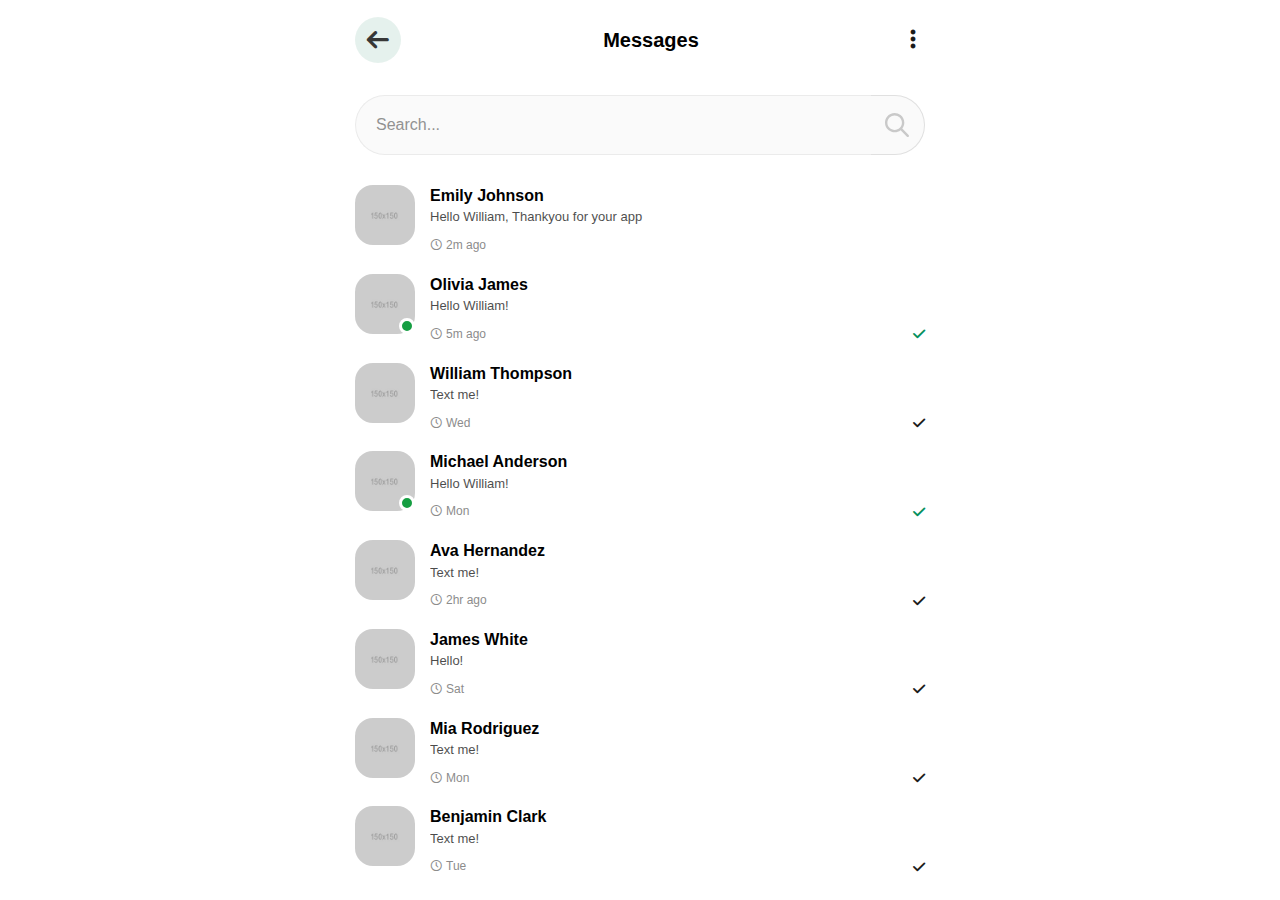
<file: chat-list.html>
<!DOCTYPE html>
<html lang="en">
<head>
	
	<!-- Title -->
	<title>Ombe- Coffee Shop Mobile App Template (Bootstrap + PWA) | DexignZone</title>

	<!-- Meta -->
	<meta charset="utf-8">
	<meta http-equiv="X-UA-Compatible" content="IE=edge">
	<meta name="author" content="DexignZone">
	<meta name="robots" content="index, follow">

	<meta name="keywords" content="android, ios, mobile, mobile template, mobile app, ui kit, dark layout, app, delivery, ecommerce, material design, mobile, mobile web, order, phonegap, pwa, store, web app, Ombe, coffee app, coffee template, coffee shop, mobile UI, coffee design, app template, responsive design, coffee showcase, style app, trendy app, modern UI, technology, User-Friendly Interface, Coffee Shop App, PWA (Progressive Web App), Mobile Ordering, Coffee Experience, Digital Menu, Innovative Technology, App Development, Coffee Experience, cafe, bootatrap, Bootstrap Framework, UI/UX Design, Coffee Shop Technology, Online Presence, Coffee Shop Website, Cafe Template, Mobile App Design, Web Application, Digital Presence, ">   

	<meta name="description" content="Discover the perfect blend of design and functionality with Ombe, a Coffee Shop Mobile App Template crafted with Bootstrap and enhanced with Progressive Web App (PWA) capabilities. Elevate your coffee shop's online presence with a seamless, responsive, and feature-rich template. Explore a modern design, user-friendly interface, and PWA technology for an immersive mobile experience. Brew success for your coffee shop effortlessly – Ombe is the ideal template to caffeinate your digital presence.">

	<meta property="og:title" content="Ombe- Coffee Shop Mobile App Template (Bootstrap + PWA) | DexignZone">
	<meta property="og:description" content="Discover the perfect blend of design and functionality with Ombe, a Coffee Shop Mobile App Template crafted with Bootstrap and enhanced with Progressive Web App (PWA) capabilities. Elevate your coffee shop's online presence with a seamless, responsive, and feature-rich template. Explore a modern design, user-friendly interface, and PWA technology for an immersive mobile experience. Brew success for your coffee shop effortlessly – Ombe is the ideal template to caffeinate your digital presence.">

	<meta property="og:image" content="https://ombe.dexignzone.com/xhtml/social-image.png">

	<meta name="format-detection" content="telephone=no">

	<meta name="twitter:title" content="Ombe- Coffee Shop Mobile App Template (Bootstrap + PWA) | DexignZone">
	<meta name="twitter:description" content="Discover the perfect blend of design and functionality with Ombe, a Coffee Shop Mobile App Template crafted with Bootstrap and enhanced with Progressive Web App (PWA) capabilities. Elevate your coffee shop's online presence with a seamless, responsive, and feature-rich template. Explore a modern design, user-friendly interface, and PWA technology for an immersive mobile experience. Brew success for your coffee shop effortlessly – Ombe is the ideal template to caffeinate your digital presence.">

	<meta name="twitter:image" content="https://ombe.dexignzone.com/xhtml/social-image.png">
	<meta name="twitter:card" content="summary_large_image">

	<!-- Mobile Specific -->
	<meta name="viewport" content="width=device-width, initial-scale=1, maximum-scale=1, minimum-scale=1, minimal-ui, viewport-fit=cover">

	<!-- Favicons Icon -->
	<link rel="shortcut icon" type="image/x-icon" href="assets/images/app-logo/favicon.png">
	
    <!-- Global CSS -->
	<link href="assets/vendor/bootstrap-select/dist/css/bootstrap-select.min.css" rel="stylesheet">
	<link rel="stylesheet" href="assets/vendor/bootstrap-touchspin/dist/jquery.bootstrap-touchspin.min.css">
	<link rel="stylesheet" href="assets/vendor/jquery-listview/css/mobiscroll.jquery.min.css">
	<link rel="stylesheet" href="assets/vendor/swiper/swiper-bundle.min.css">
    
	<!-- Stylesheets -->
    <link rel="stylesheet" type="text/css" href="assets/css/style.css">
	
    <!-- Google Fonts -->
	<link rel="preconnect" href="https://fonts.googleapis.com">
	<link rel="preconnect" href="https://fonts.gstatic.com" crossorigin>
	<link href="https://fonts.googleapis.com/css2?family=Poppins:wght@200;300;400;500;600;700;800;900&family=Raleway:wght@300;400;500&display=swap" rel="stylesheet">

</head>   
<body>
<div class="page-wrapper">
    
	<!-- Preloader -->
	<div id="preloader">
		<div class="loader">
			<div class="spinner-border text-primary" role="status">
				<span class="visually-hidden">Loading...</span>
			</div>
		</div>
	</div>
    <!-- Preloader end-->
	
	<!-- Header -->
	<header class="header header-fixed">
		<div class="header-content">
			<div class="left-content">
				<a href="javascript:void(0);" class="back-btn">
					<i class="feather icon-arrow-left"></i>
				</a>
			</div>
			<div class="mid-content">
				<h4 class="title">Messages</h4>
			</div>
			<div class="right-content d-flex align-items-center gap-4">
				<a href="javascript:void(0);" class="font-24">
					<i class="font-w700 feather icon-more-vertical-"></i>
				</a>
			</div>
		</div>
	</header>
	<!-- Header -->
	
	<!-- Main Content Start -->
	<main class="page-content space-top">
		<div class="container">
			<!-- SearchBox -->
			<div class="search-box">
				<div class="input-group input-radius input-rounded input-lg">
					<input type="search" id="myInput" placeholder="Search..." class="form-control">
					<span class="input-group-text">
						<svg width="24" height="24" viewBox="0 0 24 24" fill="none" xmlns="http://www.w3.org/2000/svg">
							<path d="M9.65925 19.3102C11.8044 19.3103 13.8882 18.5946 15.5806 17.2764L21.9653 23.6612C22.4423 24.1218 23.2023 24.1086 23.663 23.6316C24.1123 23.1664 24.1123 22.4288 23.663 21.9635L17.2782 15.5788C20.5491 11.3682 19.7874 5.30333 15.5769 2.03243C11.3663 -1.23848 5.30149 -0.476799 2.03058 3.73374C-1.24033 7.94428 -0.478646 14.0092 3.73189 17.2801C5.42702 18.5969 7.51269 19.3113 9.65925 19.3102ZM4.52915 4.5273C7.36245 1.69394 11.9561 1.69389 14.7895 4.5272C17.6229 7.3605 17.6229 11.9542 14.7896 14.7876C11.9563 17.6209 7.36261 17.621 4.52925 14.7877C4.5292 14.7876 4.5292 14.7876 4.52915 14.7876C1.69584 11.9749 1.67915 7.39794 4.49181 4.56464C4.50424 4.55216 4.51667 4.53973 4.52915 4.5273Z" fill="#C9C9C9"></path>
						</svg>
					</span>
				</div>
			</div>
			<!-- SearchBox -->
			<div class="chat-list">
				<ul id="myList">
					<li>
						<a href="chat.html" class="list-items">	
							<div class="dz-media">
								<img src="assets/images/avatar/1.jpg" alt="">
							</div>
							<div class="list-content">
								<h6 class="title">Emily Johnson</h6>
								<span class="dz-text">Hello William, Thankyou for your app</span>
								<div class="dz-status">
									<span class="item-time"><i class="feather icon-clock me-1"></i>2m ago</span>
								</div>
							</div>
						</a>
					</li>
					<li>
						<a href="chat.html" class="list-items active">	
							<div class="dz-media">
								<img src="assets/images/avatar/2.jpg" alt="">
							</div>
							<div class="list-content">
								<h6 class="title">Olivia James</h6>
								<span class="dz-text">Hello William!</span>
								<div class="dz-status">
									<span class="item-time"><i class="feather icon-clock me-1"></i>5m ago</span>
									<span class="item-info"><i class="fa fa-check"></i></span>
								</div>
							</div>
						</a>
					</li>
					<li>
						<a href="chat.html" class="list-items">	
							<div class="dz-media">
								<img src="assets/images/avatar/3.jpg" alt="">
							</div>
							<div class="list-content">
								<h6 class="title">William Thompson</h6>
								<span class="dz-text">Text me!</span>
								<div class="dz-status">
									<span class="item-time"><i class="feather icon-clock me-1"></i>Wed</span>
									<span class="item-info"><i class="fa fa-check"></i></span>
								</div>
							</div>
						</a>
					</li>
					<li>
						<a href="chat.html" class="list-items active">	
							<div class="dz-media">
								<img src="assets/images/avatar/4.jpg" alt="">
							</div>
							<div class="list-content">
								<h6 class="title">Michael Anderson</h6>
								<span class="dz-text">Hello William!</span>
								<div class="dz-status">
									<span class="item-time"><i class="feather icon-clock me-1"></i>Mon</span>
									<span class="item-info"><i class="fa fa-check"></i></span>
								</div>
							</div>
						</a>
					</li>
					<li>
						<a href="chat.html" class="list-items">	
							<div class="dz-media">
								<img src="assets/images/avatar/5.jpg" alt="">
							</div>
							<div class="list-content">
								<h6 class="title">Ava Hernandez</h6>
								<span class="dz-text">Text me!</span>
								<div class="dz-status">
									<span class="item-time"><i class="feather icon-clock me-1"></i>2hr ago</span>
									<span class="item-info"><i class="fa fa-check"></i></span>
								</div>
							</div>
						</a>
					</li>
					<li>
						<a href="chat.html" class="list-items">	
							<div class="dz-media">
								<img src="assets/images/avatar/6.jpg" alt="">
							</div>
							<div class="list-content">
								<h6 class="title">James White</h6>
								<span class="dz-text">Hello!</span>
								<div class="dz-status">
									<span class="item-time"><i class="feather icon-clock me-1"></i>Sat</span>
									<span class="item-info"><i class="fa fa-check"></i></span>
								</div>
							</div>
						</a>
					</li>
					<li>
						<a href="chat.html" class="list-items">	
							<div class="dz-media">
								<img src="assets/images/avatar/7.jpg" alt="">
							</div>
							<div class="list-content">
								<h6 class="title">Mia Rodriguez</h6>
								<span class="dz-text">Text me!</span>
								<div class="dz-status">
									<span class="item-time"><i class="feather icon-clock me-1"></i>Mon</span>
									<span class="item-info"><i class="fa fa-check"></i></span>
								</div>
							</div>
						</a>
					</li>
					<li>
						<a href="chat.html" class="list-items">	
							<div class="dz-media">
								<img src="assets/images/avatar/8.jpg" alt="">
							</div>
							<div class="list-content">
								<h6 class="title">Benjamin Clark</h6>
								<span class="dz-text">Text me!</span>
								<div class="dz-status">
									<span class="item-time"><i class="feather icon-clock me-1"></i>Tue</span>
									<span class="item-info"><i class="fa fa-check"></i></span>
								</div>
							</div>
						</a>
					</li>
				</ul>
			</div>
		</div>
	</main>
	<!-- Main Content End -->
</div>  
<!--**********************************
    Scripts
***********************************-->
<script src="assets/js/jquery.js"></script>
<script src="assets/vendor/bootstrap/js/bootstrap.bundle.min.js"></script>
<script src="assets/vendor/swiper/swiper-bundle.min.js"></script>
<script src="assets/vendor/bootstrap-touchspin/dist/jquery.bootstrap-touchspin.min.js"></script>
<script src="assets/vendor/jquery-listview/js/mobiscroll.jquery.min.js"></script>
<script src="assets/js/dz.carousel.js"></script>
<script src="assets/js/settings.js"></script>
<script src="assets/js/custom.js"></script>
<script>
	$(document).ready(function(){
	  $("#myInput").on("keyup", function() {
		var value = $(this).val().toLowerCase();
		$("#myList li").filter(function() {
		  $(this).toggle($(this).text().toLowerCase().indexOf(value) > -1)
		});
	  });
	});
	</script>
</body>
</html>
</file>
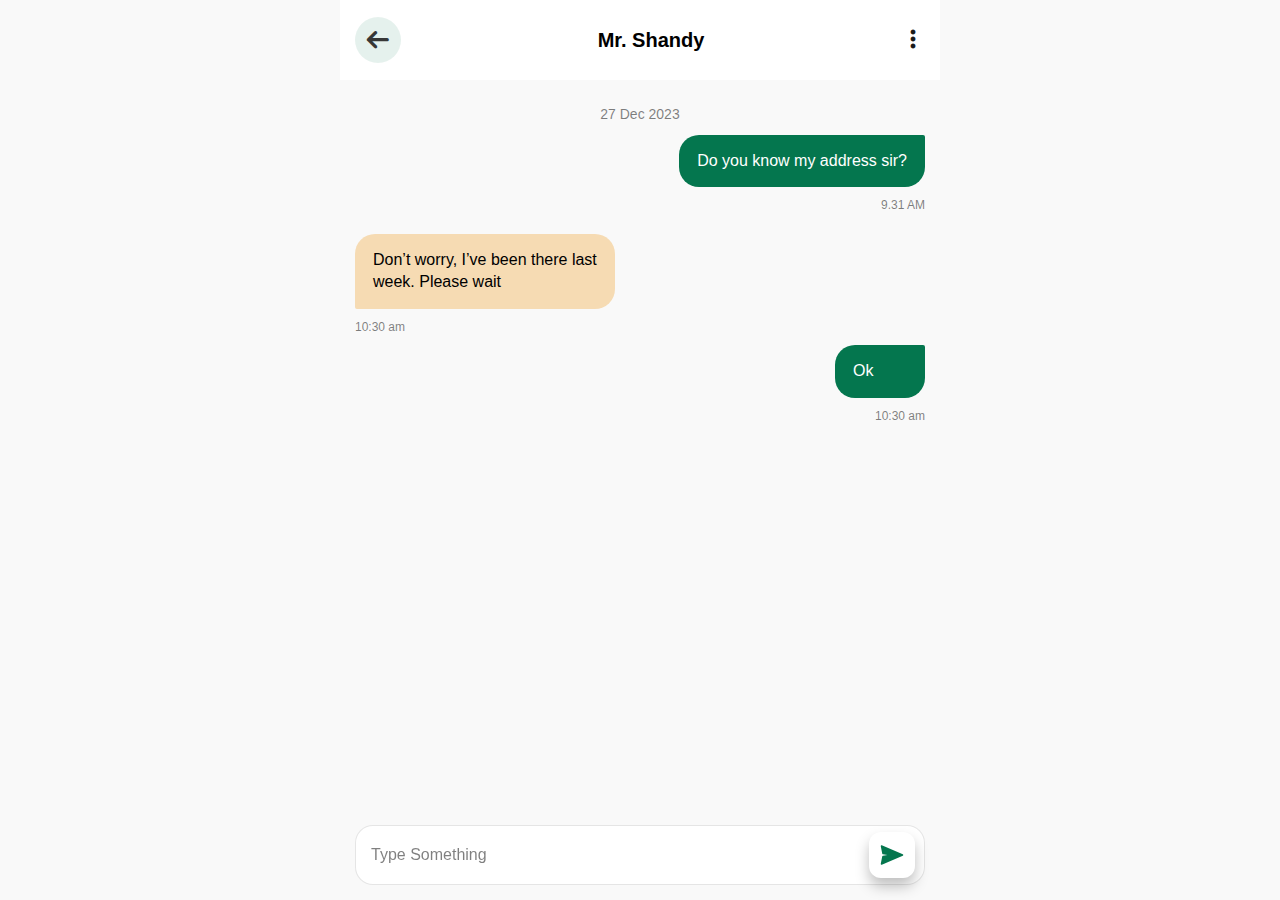
<file: chat.html>
<!DOCTYPE html>
<html lang="en">
<head>
	
	<!-- Title -->
	<title>Ombe- Coffee Shop Mobile App Template (Bootstrap + PWA) | DexignZone</title>

	<!-- Meta -->
	<meta charset="utf-8">
	<meta http-equiv="X-UA-Compatible" content="IE=edge">
	<meta name="author" content="DexignZone">
	<meta name="robots" content="index, follow">

	<meta name="keywords" content="android, ios, mobile, mobile template, mobile app, ui kit, dark layout, app, delivery, ecommerce, material design, mobile, mobile web, order, phonegap, pwa, store, web app, Ombe, coffee app, coffee template, coffee shop, mobile UI, coffee design, app template, responsive design, coffee showcase, style app, trendy app, modern UI, technology, User-Friendly Interface, Coffee Shop App, PWA (Progressive Web App), Mobile Ordering, Coffee Experience, Digital Menu, Innovative Technology, App Development, Coffee Experience, cafe, bootatrap, Bootstrap Framework, UI/UX Design, Coffee Shop Technology, Online Presence, Coffee Shop Website, Cafe Template, Mobile App Design, Web Application, Digital Presence, ">   

	<meta name="description" content="Discover the perfect blend of design and functionality with Ombe, a Coffee Shop Mobile App Template crafted with Bootstrap and enhanced with Progressive Web App (PWA) capabilities. Elevate your coffee shop's online presence with a seamless, responsive, and feature-rich template. Explore a modern design, user-friendly interface, and PWA technology for an immersive mobile experience. Brew success for your coffee shop effortlessly – Ombe is the ideal template to caffeinate your digital presence.">

	<meta property="og:title" content="Ombe- Coffee Shop Mobile App Template (Bootstrap + PWA) | DexignZone">
	<meta property="og:description" content="Discover the perfect blend of design and functionality with Ombe, a Coffee Shop Mobile App Template crafted with Bootstrap and enhanced with Progressive Web App (PWA) capabilities. Elevate your coffee shop's online presence with a seamless, responsive, and feature-rich template. Explore a modern design, user-friendly interface, and PWA technology for an immersive mobile experience. Brew success for your coffee shop effortlessly – Ombe is the ideal template to caffeinate your digital presence.">

	<meta property="og:image" content="https://ombe.dexignzone.com/xhtml/social-image.png">

	<meta name="format-detection" content="telephone=no">

	<meta name="twitter:title" content="Ombe- Coffee Shop Mobile App Template (Bootstrap + PWA) | DexignZone">
	<meta name="twitter:description" content="Discover the perfect blend of design and functionality with Ombe, a Coffee Shop Mobile App Template crafted with Bootstrap and enhanced with Progressive Web App (PWA) capabilities. Elevate your coffee shop's online presence with a seamless, responsive, and feature-rich template. Explore a modern design, user-friendly interface, and PWA technology for an immersive mobile experience. Brew success for your coffee shop effortlessly – Ombe is the ideal template to caffeinate your digital presence.">

	<meta name="twitter:image" content="https://ombe.dexignzone.com/xhtml/social-image.png">
	<meta name="twitter:card" content="summary_large_image">

	<!-- Mobile Specific -->
	<meta name="viewport" content="width=device-width, initial-scale=1, maximum-scale=1, minimum-scale=1, minimal-ui, viewport-fit=cover">

	<!-- Favicons Icon -->
	<link rel="shortcut icon" type="image/x-icon" href="assets/images/app-logo/favicon.png">
	
    <!-- Global CSS -->
	<link href="assets/vendor/bootstrap-select/dist/css/bootstrap-select.min.css" rel="stylesheet">
	<link rel="stylesheet" href="assets/vendor/bootstrap-touchspin/dist/jquery.bootstrap-touchspin.min.css">
	<link rel="stylesheet" href="assets/vendor/jquery-listview/css/mobiscroll.jquery.min.css">
	<link rel="stylesheet" href="assets/vendor/swiper/swiper-bundle.min.css">
    
	<!-- Stylesheets -->
    <link rel="stylesheet" type="text/css" href="assets/css/style.css">
	
    <!-- Google Fonts -->
	<link rel="preconnect" href="https://fonts.googleapis.com">
	<link rel="preconnect" href="https://fonts.gstatic.com" crossorigin>
	<link href="https://fonts.googleapis.com/css2?family=Poppins:wght@200;300;400;500;600;700;800;900&family=Raleway:wght@300;400;500&display=swap" rel="stylesheet">

</head>   
<body class="bg-light">
<div class="page-wrapper">
    
	<!-- Preloader -->
	<div id="preloader">
		<div class="loader">
			<div class="spinner-border text-primary" role="status">
				<span class="visually-hidden">Loading...</span>
			</div>
		</div>
	</div>
    <!-- Preloader end-->
	
	<!-- Header -->
	<header class="header header-fixed">
		<div class="header-content">
			<div class="left-content">
				<a href="javascript:void(0);" class="back-btn">
					<i class="feather icon-arrow-left"></i>
				</a>
			</div>
			<div class="mid-content">
				<h4 class="title">Mr. Shandy</h4>
			</div>
			<div class="right-content d-flex align-items-center gap-4">
				<a href="javascript:void(0);" class="font-24">
					<i class="font-w700 feather icon-more-vertical-"></i>
				</a>
			</div>
		</div>
	</header>
	<!-- Header -->
	
	<!-- Main Content Start -->
	<main class="page-content space-top p-b60">
		<div class="container">
			<div class="chat-box-area">
				<span class="active-date">27 Dec 2023</span>
				<div class="chat-content user">
					<div class="message-item">
						<div class="bubble">Do you know my address sir?</div>    
						<div class="message-time">9.31 AM</div>    
					</div>
				</div>
				<div class="chat-content">
					<div class="message-item">
						<div class="media align-items-end gap-2">
							<div>
								<div class="bubble">Don’t worry, I’ve been there last week. Please wait</div>       
								<div class="message-time">10:30 am</div>    
							</div>
						</div>
					</div>
				</div>
				<div class="chat-content user">
					<div class="message-item">
						<div class="media align-items-end gap-2">
							<div>
								<div class="bubble">Ok</div>    
								<div class="message-time">10:30 am</div>    
							</div>
						</div>
					</div>
				</div>
			</div>
		</div>
	</main>
	<!-- Main Content End -->

	<!-- Chat Footer -->
	<div class="chat-footer">
		<form>
			<div class="form-group boxed">
				<div class="input-wrapper message-area input-lg">
					<div class="append-media"></div>
					<input type="text" class="form-control" placeholder="Type Something">
					<a href="javascript:void(0);" class="btn chat-btn">
						<svg width="24" height="24" viewBox="0 0 24 24" fill="none" xmlns="http://www.w3.org/2000/svg">
							<path d="M1.49984 21.75C1.33034 21.75 1.16384 21.693 1.02734 21.582C0.81134 21.4065 0.70934 21.126 0.76409 20.8523L2.26409 13.3523C2.32484 13.047 2.56859 12.8108 2.87609 12.7598L7.43759 12L2.87684 11.2395C2.56934 11.1885 2.32559 10.9523 2.26484 10.647L0.76484 3.147C0.70934 2.874 0.81134 2.5935 1.02734 2.418C1.24334 2.2425 1.54184 2.20125 1.79459 2.31075L22.7946 11.3108C23.0713 11.4285 23.2498 11.7 23.2498 12C23.2498 12.3 23.0713 12.5715 22.7953 12.6893L1.79534 21.6893C1.70084 21.7305 1.59959 21.75 1.49984 21.75V21.75Z" fill="#04764E"/>
						</svg>
					</a>
				</div>
			</div>
		</form>
	</div> 
	<!-- Chat Footer -->
</div>  
<!--**********************************
    Scripts
***********************************-->
<script src="assets/js/jquery.js"></script>
<script src="assets/vendor/bootstrap/js/bootstrap.bundle.min.js"></script>
<script src="assets/vendor/swiper/swiper-bundle.min.js"></script>
<script src="assets/vendor/bootstrap-touchspin/dist/jquery.bootstrap-touchspin.min.js"></script>
<script src="assets/vendor/jquery-listview/js/mobiscroll.jquery.min.js"></script>
<script src="assets/js/dz.carousel.js"></script>
<script src="assets/js/settings.js"></script>
<script src="assets/js/custom.js"></script>
</body>
</html>
</file>
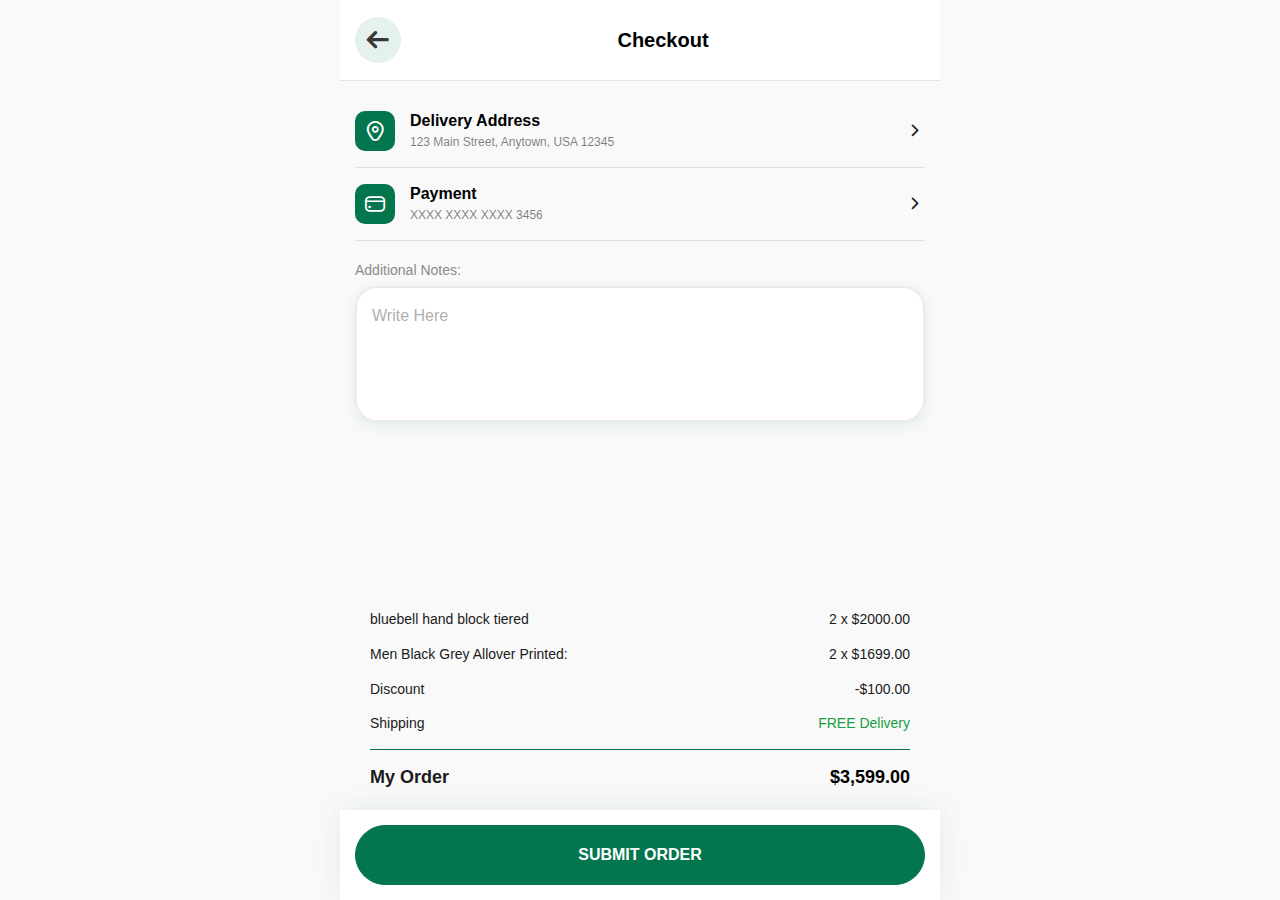
<file: checkout.html>
<!DOCTYPE html>
<html lang="en">
<head>
	
	<!-- Title -->
	<title>Ombe- Coffee Shop Mobile App Template (Bootstrap + PWA) | DexignZone</title>

	<!-- Meta -->
	<meta charset="utf-8">
	<meta http-equiv="X-UA-Compatible" content="IE=edge">
	<meta name="author" content="DexignZone">
	<meta name="robots" content="index, follow">

	<meta name="keywords" content="android, ios, mobile, mobile template, mobile app, ui kit, dark layout, app, delivery, ecommerce, material design, mobile, mobile web, order, phonegap, pwa, store, web app, Ombe, coffee app, coffee template, coffee shop, mobile UI, coffee design, app template, responsive design, coffee showcase, style app, trendy app, modern UI, technology, User-Friendly Interface, Coffee Shop App, PWA (Progressive Web App), Mobile Ordering, Coffee Experience, Digital Menu, Innovative Technology, App Development, Coffee Experience, cafe, bootatrap, Bootstrap Framework, UI/UX Design, Coffee Shop Technology, Online Presence, Coffee Shop Website, Cafe Template, Mobile App Design, Web Application, Digital Presence, ">   

	<meta name="description" content="Discover the perfect blend of design and functionality with Ombe, a Coffee Shop Mobile App Template crafted with Bootstrap and enhanced with Progressive Web App (PWA) capabilities. Elevate your coffee shop's online presence with a seamless, responsive, and feature-rich template. Explore a modern design, user-friendly interface, and PWA technology for an immersive mobile experience. Brew success for your coffee shop effortlessly – Ombe is the ideal template to caffeinate your digital presence.">

	<meta property="og:title" content="Ombe- Coffee Shop Mobile App Template (Bootstrap + PWA) | DexignZone">
	<meta property="og:description" content="Discover the perfect blend of design and functionality with Ombe, a Coffee Shop Mobile App Template crafted with Bootstrap and enhanced with Progressive Web App (PWA) capabilities. Elevate your coffee shop's online presence with a seamless, responsive, and feature-rich template. Explore a modern design, user-friendly interface, and PWA technology for an immersive mobile experience. Brew success for your coffee shop effortlessly – Ombe is the ideal template to caffeinate your digital presence.">

	<meta property="og:image" content="https://ombe.dexignzone.com/xhtml/social-image.png">

	<meta name="format-detection" content="telephone=no">

	<meta name="twitter:title" content="Ombe- Coffee Shop Mobile App Template (Bootstrap + PWA) | DexignZone">
	<meta name="twitter:description" content="Discover the perfect blend of design and functionality with Ombe, a Coffee Shop Mobile App Template crafted with Bootstrap and enhanced with Progressive Web App (PWA) capabilities. Elevate your coffee shop's online presence with a seamless, responsive, and feature-rich template. Explore a modern design, user-friendly interface, and PWA technology for an immersive mobile experience. Brew success for your coffee shop effortlessly – Ombe is the ideal template to caffeinate your digital presence.">

	<meta name="twitter:image" content="https://ombe.dexignzone.com/xhtml/social-image.png">
	<meta name="twitter:card" content="summary_large_image">

	<!-- Mobile Specific -->
	<meta name="viewport" content="width=device-width, initial-scale=1, maximum-scale=1, minimum-scale=1, minimal-ui, viewport-fit=cover">

	<!-- Favicons Icon -->
	<link rel="shortcut icon" type="image/x-icon" href="assets/images/app-logo/favicon.png">
	
    <!-- Global CSS -->
	<link href="assets/vendor/bootstrap-select/dist/css/bootstrap-select.min.css" rel="stylesheet">
	<link rel="stylesheet" href="assets/vendor/bootstrap-touchspin/dist/jquery.bootstrap-touchspin.min.css">
	<link rel="stylesheet" href="assets/vendor/imageuplodify/imageuploadify.min.css">
	<link rel="stylesheet" href="assets/vendor/swiper/swiper-bundle.min.css">
    
	<!-- Stylesheets -->
    <link rel="stylesheet" type="text/css" href="assets/css/style.css">
	
    <!-- Google Fonts -->
	<link rel="preconnect" href="https://fonts.googleapis.com">
	<link rel="preconnect" href="https://fonts.gstatic.com" crossorigin>
	<link href="https://fonts.googleapis.com/css2?family=Poppins:wght@200;300;400;500;600;700;800;900&family=Raleway:wght@300;400;500&display=swap" rel="stylesheet">

</head>   
<body class="bg-light">
<div class="page-wrapper full-height">
    
	<!-- Preloader -->
	<div id="preloader">
		<div class="loader">
			<div class="spinner-border text-primary" role="status">
				<span class="visually-hidden">Loading...</span>
			</div>
		</div>
	</div>
    <!-- Preloader end-->
	
	<!-- Header -->
		<header class="header header-fixed border-bottom">
			<div class="header-content">
				<div class="left-content">
					<a href="javascript:void(0);" class="back-btn">
						<i class="feather icon-arrow-left"></i>
					</a>
				</div>
				<div class="mid-content">
					<h4 class="title">Checkout</h4>
				</div>
				<div class="right-content"></div>
			</div>
		</header>
	<!-- Header -->
	
	<!-- Main Content Start -->
	<main class="page-content space-top p-b80">
		<div class="container">
			<div class="dz-flex-box">	
				<div class="dz-list m-b20">
					<ul class="dz-list-group">
						<li class="list-group-items">
							<a href="delivery-address.html" class="item-link">
								<div class="dz-icon style-2 icon-fill"><i class="fi fi-rr-marker font-20"></i></div>
								<div class="list-content">
									<h6 class="title">Delivery address</h6>
									<p class="active-status">123 Main Street, Anytown, USA 12345</p>
								</div>
							</a>
						</li>
						<li class="list-group-items">
							<a href="payment.html" class="item-link">
								<div class="dz-icon dz-icon style-2 icon-fill"><i class="fi fi-rr-credit-card font-20"></i></div>
								<div class="list-content">
									<h6 class="title">Payment</h6>
									<p class="active-status">XXXX XXXX XXXX 3456</p>
								</div>
							</a>
						</li>
					</ul>
				</div>
				<div class="mb-3">
					<label class="form-label" for="notes">Additional Notes:</label>
					<textarea class="form-control dz-textarea" name="notes" id="notes" rows="4" placeholder="Write Here"></textarea>
				</div>

				<div class="view-cart mt-auto">
					<ul>
						<li>
							<span class="name">bluebell hand block tiered</span>
							<span class="about">2 x $2000.00</span>
						</li>
						<li>
							<span class="name">Men Black Grey Allover Printed:</span>
							<span class="about">2 x $1699.00</span>
						</li>
						<li>
							<span class="name">Discount</span>
							<span class="about">-$100.00</span>
						</li>
						<li>
							<span class="name">Shipping</span>
							<span class="status font-w500">FREE Delivery</span>
						</li>
						<li class="dz-total">
							<span class="name font-18 font-w600">My Order</span>
							<h5 class="price">$3,599.00</h5>
						</li>
					</ul>
				</div>
			</div>
		</div>
	</main>
	<!-- Main Content End -->

	<!-- Footer Fixed Button -->	
	<div class="footer-fixed-btn bottom-0 bg-white">
		<a href="my-order.html" class="btn btn-lg btn-thin btn-primary w-100 rounded-xl">Submit Order</a>
	</div>	
	<!-- Footer Fixed Button -->	
</div>  
<!--**********************************
    Scripts
***********************************-->
<script src="assets/js/jquery.js"></script>
<script src="assets/vendor/bootstrap/js/bootstrap.bundle.min.js"></script>
<script src="assets/vendor/swiper/swiper-bundle.min.js"></script>
<script src="assets/vendor/bootstrap-touchspin/dist/jquery.bootstrap-touchspin.min.js"></script>
<script src="assets/js/dz.carousel.js"></script>
<script src="assets/js/settings.js"></script>
<script src="assets/js/custom.js"></script>
</body>
</html>
</file>
